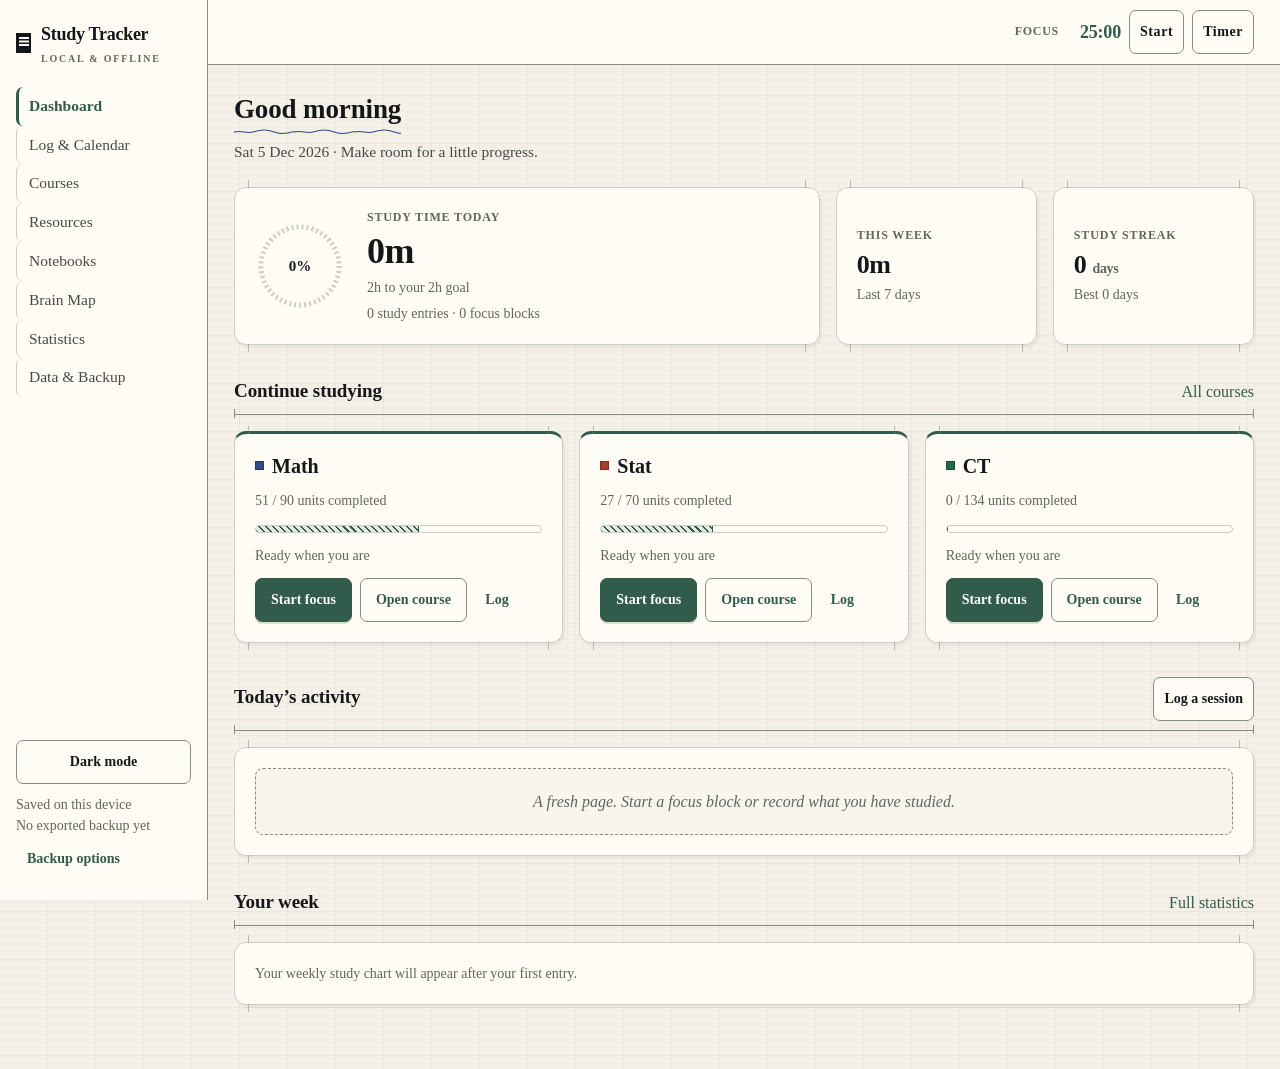
<file: index.html>
<!doctype html>
<html lang="en" data-theme="light">
<head>
<meta charset="utf-8">
<meta name="viewport" content="width=device-width, initial-scale=1, viewport-fit=cover">
<title>Study Tracker</title>
<meta name="description" content="Local-first study tracker: log sessions, track courses, resources and notebooks, and build a map of the topics you have studied.">
<link rel="icon" href="data:image/svg+xml,%3Csvg xmlns='http://www.w3.org/2000/svg' viewBox='0 0 32 32'%3E%3Crect width='32' height='32' fill='%23F1F2EE'/%3E%3Crect x='9' y='5' width='14' height='22' rx='2' fill='%2314171A'/%3E%3Cg fill='%23F1F2EE'%3E%3Crect x='12' y='9' width='8' height='1.6'/%3E%3Crect x='12' y='13' width='8' height='1.6'/%3E%3Crect x='12' y='17' width='8' height='1.6'/%3E%3C/g%3E%3C/svg%3E">
<meta name="color-scheme" content="light dark">
<meta name="theme-color" id="theme-color-meta" content="#F1F2EE">
<meta name="apple-mobile-web-app-capable" content="yes">
<meta name="mobile-web-app-capable" content="yes">
<meta name="apple-mobile-web-app-status-bar-style" content="default">
<meta name="apple-mobile-web-app-title" content="Study Tracker">
<link rel="apple-touch-icon" href="icons/icon-180.png">
<link rel="manifest" href="manifest.webmanifest">
<style>
/* built from src/app.css */
/* ===== Study Tracker — styles =================================================
   A drawing board, not a dashboard: graph-paper ground, drafted frames with
   corner ticks, dimension rules under every section head, hatched fills instead
   of flat colour, and hand-drawn wobble on the charts and the map.

   Typography stays the ekitabein book serif. Light theme = whiteprint on paper;
   dark theme = classic cyanotype blueprint. Old token names (--panel, --acc,
   --txt…) are kept as aliases so inline styles in the JS keep working.
   ========================================================================== */

:root {
  --paper: #F4F0E7;
  --surface: #FFFCF5;
  --surface-2: #E8E4D8;
  --raise: #F8F5ED;
  --ink: #14171A;
  --ink-2: #454A47;
  --ink-3: #5E665D;
  --rule: #C9CDC4;
  --rule-2: #858C80;
  --accent: #315B4B;
  --accent-h: #244638;
  --accent-soft: #E3EBE2;
  --on-accent: #FFFFFF;
  --sale: #A2402C;
  --sale-soft: #F5E3DE;
  --ok: #1F6B4A;
  --ok-soft: #DCEBE3;
  --warn: #7A6015;
  --warn-soft: #F0EAD2;
  --grid: rgba(85, 75, 45, .018);
  --grid-major: rgba(85, 75, 45, .04);
  --shadow-1: none;
  --shadow-2: 3px 3px 0 rgba(20, 23, 26, .07);
  --serif: "Iowan Old Style", "Palatino Linotype", Palatino, "Book Antiqua", "Hoefler Text", Georgia, "Times New Roman", serif;
  --r: 12px;
  --r-s: 7px;
  --squiggle: url("data:image/svg+xml,%3Csvg xmlns='http://www.w3.org/2000/svg' width='60' height='6'%3E%3Cpath d='M0 4.2 c 7 -2.4 13 2 20 -.4 s 13 -2.6 20 .2 s 13 1.6 20 -.6' fill='none' stroke='%232F4A85' stroke-width='1.1'/%3E%3C/svg%3E");
  color-scheme: light;

  /* aliases used by inline styles */
  --bg: var(--paper);
  --bg2: var(--surface);
  --panel: var(--surface);
  --panel-2: var(--surface-2);
  --line: var(--rule);
  --line-soft: var(--rule);
  --txt: var(--ink);
  --txt-dim: var(--ink-2);
  --txt-faint: var(--ink-3);
  --acc: var(--accent);
  --acc2: var(--accent-h);
  --bad: var(--sale);
  --shadow: var(--shadow-1);
}

:root[data-theme="dark"] {
  --paper: #070F22;
  --surface: #0B1730;
  --surface-2: #142442;
  --raise: #0F1D3A;
  --ink: #E6EEFF;
  --ink-2: #AEC0E0;
  --ink-3: #7C90B4;
  --rule: #1F3159;
  --rule-2: #527290;
  --accent: #9CD4E6;
  --accent-h: #C0D6FF;
  --accent-soft: #16264A;
  --on-accent: #060D1C;
  --sale: #FF9E8A;
  --sale-soft: #3A1F1C;
  --ok: #7FD3AC;
  --ok-soft: #143126;
  --warn: #E8C979;
  --warn-soft: #33301A;
  --grid: rgba(190, 214, 255, .018);
  --grid-major: rgba(190, 214, 255, .04);
  --shadow-1: none;
  --shadow-2: 3px 3px 0 rgba(0, 0, 0, .28);
  --squiggle: url("data:image/svg+xml,%3Csvg xmlns='http://www.w3.org/2000/svg' width='60' height='6'%3E%3Cpath d='M0 4.2 c 7 -2.4 13 2 20 -.4 s 13 -2.6 20 .2 s 13 1.6 20 -.6' fill='none' stroke='%239CC0FF' stroke-width='1.1'/%3E%3C/svg%3E");
  color-scheme: dark;
}

/* ---------- graph paper ---------- */
* { box-sizing: border-box; }
html, body { height: 100%; }
body {
  margin: 0;
  color: var(--ink);
  font-family: var(--serif);
  font-size: 16px;
  line-height: 1.6;
  -webkit-font-smoothing: antialiased;
  text-rendering: optimizeLegibility;
  -webkit-text-size-adjust: 100%;
  text-size-adjust: 100%;
  -webkit-tap-highlight-color: transparent;
  overscroll-behavior-y: none;
  overflow-x: clip;
  background-color: var(--paper);
  background-image:
    linear-gradient(var(--grid) 1px, transparent 1px),
    linear-gradient(90deg, var(--grid) 1px, transparent 1px),
    linear-gradient(var(--grid-major) 1px, transparent 1px),
    linear-gradient(90deg, var(--grid-major) 1px, transparent 1px);
  background-size: 8px 8px, 8px 8px, 48px 48px, 48px 48px;
  background-position: -1px -1px;
}

h1, h2, h3, h4 { font-family: var(--serif); font-weight: 600; margin: 0; line-height: 1.2; letter-spacing: -.005em; }
h1 {
  font-size: 27px;
  padding-bottom: 9px;
  background-image: var(--squiggle);
  background-repeat: repeat-x;
  background-position: left bottom;
  display: inline-block;
}
h2 { font-size: 19px; }
h3 { font-size: 11px; letter-spacing: .2em; text-transform: uppercase; color: var(--ink-3); font-weight: 600; margin: 0 0 10px; }
p { margin: 0; }
p.sub { color: var(--ink-3); margin: 6px 0 22px; font-size: 15.5px; }
a { color: var(--accent); text-decoration: none; }
a:hover { text-decoration: underline; text-underline-offset: 3px; }
b, strong { font-weight: 600; }
button, input, select, textarea { font-family: var(--serif); font-size: 15.5px; color: var(--ink); }
:focus-visible { outline: 2px solid var(--accent); outline-offset: 2px; }
code { font-family: ui-monospace, "SF Mono", Menlo, monospace; font-size: .92em; }
.hidden { display: none !important; }
.tnum, .num, td.num, .kpi .v { font-variant-numeric: tabular-nums; }
#topstats .only-narrow { display: none; }   /* shown again in the narrow block */

/* ---------- shell ---------- */
#app { display: flex; min-height: 100vh; min-height: 100dvh; }

#sidebar {
  width: 208px; flex: 0 0 208px;
  border-right: 1px solid var(--rule-2);
  background: var(--surface);
  padding: 20px 16px;
  display: flex; flex-direction: column; gap: 20px;
  position: sticky; top: 0; height: 100vh;
}
.brand { display: flex; align-items: center; gap: 10px; font-size: 18px; font-weight: 600; letter-spacing: -.015em; white-space: nowrap; }
.brand .mk { width: 15px; height: 20px; flex: none; background: var(--ink); position: relative; }
.brand .mk::after {
  content: ""; position: absolute; left: 2.5px; top: 4px; right: 2.5px; height: 1.5px;
  background: var(--surface); box-shadow: 0 3.5px 0 var(--surface), 0 7px 0 var(--surface);
}
.brand small {
  display: block; font-size: 10px; letter-spacing: .18em; text-transform: uppercase;
  color: var(--ink-3); font-weight: 600; margin-top: 2px;
}
#nav { display: flex; flex-direction: column; }
#nav a {
  display: block; padding: 7px 0 7px 12px;
  color: var(--ink-2); font-size: 15.5px;
  border-left: 1px solid var(--rule);
}
#nav a:hover { color: var(--ink); text-decoration: none; background: var(--raise); }
#nav a.on { color: var(--accent); border-left: 3px solid var(--accent); font-weight: 600; padding-left: 10px; }
.side-foot { margin-top: auto; display: flex; flex-direction: column; gap: 10px; color: var(--ink-3); font-size: 12.5px; line-height: 1.5; }

#main { flex: 1 1 auto; min-width: 0; display: flex; flex-direction: column; }
#topbar {
  display: flex; align-items: center; gap: 12px;
  padding: 10px 26px; min-height: 52px;
  background: var(--surface); border-bottom: 1px solid var(--rule-2);
  position: sticky; top: 0; z-index: 30;
}
#topstats { display: flex; gap: 8px; flex-wrap: wrap; align-items: center; }
#view { padding: 28px 26px 64px; max-width: 1160px; width: 100%; }

/* ---------- drafted frames ---------- */
.card {
  position: relative;
  background: var(--surface);
  border: 1px solid var(--rule-2);
  border-radius: var(--r);
  padding: 20px;
}
/* corner ticks, the way a drawing is registered on the sheet */
.card::before, .card::after {
  content: ""; position: absolute; left: -1px; right: -1px; height: 8px; pointer-events: none;
  background-image:
    linear-gradient(var(--rule-2), var(--rule-2)),
    linear-gradient(var(--rule-2), var(--rule-2));
  background-repeat: no-repeat;
  background-size: 1px 8px, 1px 8px;
}
.card::before { top: -8px; background-position: 7px 0, calc(100% - 7px) 0; }
.card::after { bottom: -8px; background-position: 7px 0, calc(100% - 7px) 0; }

.grid { display: grid; gap: 16px; }
.g2 { grid-template-columns: repeat(auto-fit, minmax(300px, 1fr)); }
.g3 { grid-template-columns: repeat(auto-fit, minmax(232px, 1fr)); }
.g4 { grid-template-columns: repeat(auto-fit, minmax(168px, 1fr)); }
.split { display: grid; gap: 16px; align-items: start; }
.split.log { grid-template-columns: minmax(0, 1.3fr) minmax(255px, 1fr); }
.split.charts { grid-template-columns: minmax(250px, .8fr) minmax(280px, 1.2fr); }
.split.cal { grid-template-columns: minmax(0, 1.6fr) minmax(255px, 1fr); }
.row { display: flex; gap: 12px; align-items: center; flex-wrap: wrap; }
.row.tight { gap: 8px; }
.spacer { flex: 1 1 auto; }

/* section head = a dimension line with end ticks */
.sechead {
  position: relative;
  display: flex; align-items: baseline; gap: 12px; flex-wrap: wrap;
  margin: 34px 0 16px; padding-bottom: 9px;
  border-bottom: 1px solid var(--rule-2);
}
.sechead::before, .sechead::after {
  content: ""; position: absolute; bottom: -4px; width: 1px; height: 9px; background: var(--rule-2);
}
.sechead::before { left: 0; }
.sechead::after { right: 0; }
.sechead h2 { margin: 0; }
.mini { font-size: 13px; color: var(--ink-3); line-height: 1.5; }
.hint { font-size: 12.5px; color: var(--ink-3); margin-top: 6px; line-height: 1.5; }

.cardhead { display: flex; align-items: center; gap: 8px; flex-wrap: nowrap; min-width: 0; }
.cardhead .ttl { flex: 1 1 auto; min-width: 0; overflow: hidden; text-overflow: ellipsis; white-space: nowrap; }

.btn {
  display: inline-flex; align-items: center; justify-content: center; gap: 8px;
  background: var(--surface); border: 1px solid var(--rule-2); border-radius: var(--r-s);
  padding: 8px 15px; font-size: 15px; font-weight: 600; cursor: pointer;
  white-space: nowrap; transition: box-shadow .12s, border-color .12s, background .12s;
}
.btn:hover { border-color: var(--ink); box-shadow: 2px 2px 0 var(--rule); }
.btn.primary { background: var(--accent); border-color: var(--accent); color: var(--on-accent); }
.btn.primary:hover { background: var(--accent-h); border-color: var(--ink); }
.btn.ghost { background: none; border-color: transparent; color: var(--accent); padding: 6px 9px; box-shadow: none; }
.btn.ghost:hover { border-color: var(--rule-2); box-shadow: none; }
.btn.sm { padding: 5px 10px; font-size: 13.5px; }
.btn.icon { padding: 4px 8px; font-size: 12.5px; letter-spacing: .04em; }
.btn.danger { color: var(--sale); }
.btn.danger:hover { border-color: var(--sale); }
.btn:disabled { opacity: .45; cursor: not-allowed; box-shadow: none; }

/* value pill: a boxed reading, like a callout on a drawing */
.pill {
  display: inline-flex; align-items: center; gap: 6px;
  background: var(--surface); border: 1px solid var(--rule);
  padding: 3px 8px; font-size: 13px; color: var(--ink-2);
  white-space: nowrap; font-variant-numeric: tabular-nums;
}
.pill b { color: var(--ink); font-weight: 600; }
.pill.ok { border-color: var(--ok); color: var(--ok); background: var(--ok-soft); }
.pill.ok b { color: var(--ok); }
.pill.warn { border-color: var(--warn); color: var(--warn); background: var(--warn-soft); }
.pill.warn b { color: var(--warn); }
.pill.bad { border-color: var(--sale); color: var(--sale); background: var(--sale-soft); }
.pill.bad b { color: var(--sale); }

/* tag: outlined small-caps annotation */
.tag {
  display: inline-flex; align-items: center; gap: 5px;
  font-size: 10px; letter-spacing: .13em; text-transform: uppercase; font-weight: 600;
  padding: 3px 7px; border: 1px solid var(--rule); color: var(--ink-2);
  background: transparent; white-space: nowrap;
}

label.f {
  display: block; font-size: 10px; letter-spacing: .16em; text-transform: uppercase;
  color: var(--ink-3); font-weight: 600; margin: 0 0 6px;
}
label.f .plain { letter-spacing: 0; text-transform: none; font-weight: 400; font-size: 12.5px; }
input[type=text], input[type=url], input[type=date], input[type=number], input[type=time], select, textarea {
  width: 100%; background: var(--surface); color: var(--ink);
  border: 1px solid var(--rule-2); border-radius: var(--r-s);
  padding: 8px 11px; line-height: 1.4; font-size: 15.5px;
}
textarea { resize: vertical; min-height: 70px; }
input:focus, select:focus, textarea:focus { outline: 1px solid var(--accent); outline-offset: -2px; border-color: var(--accent); }
input[type=number] { font-variant-numeric: tabular-nums; }
input[type=file] { font-size: 14px; border: 1px dashed var(--rule-2); padding: 7px; }
.field { margin-bottom: 14px; }
/* filter controls: fixed width on a desk, full width on a phone */
.filter { max-width: 220px; }
.filter.narrow { max-width: 120px; }

/* number stepper */
.stepper { display: flex; align-items: stretch; gap: 0; }
.stepper input { text-align: center; font-size: 21px; font-weight: 600; padding: 4px; min-width: 70px; border-left: 0; border-right: 0; }
.stepper button {
  width: 38px; border: 1px solid var(--rule-2); background: var(--raise);
  cursor: pointer; font-size: 17px; line-height: 1; color: var(--ink-2);
}
.stepper button:hover { border-color: var(--ink); color: var(--ink); }

.chips { display: flex; gap: 6px; flex-wrap: wrap; }
.chip {
  font-size: 13px; color: var(--ink-2); background: var(--surface);
  border: 1px solid var(--rule); border-radius: var(--r-s); padding: 3px 9px; cursor: pointer;
}
.chip:hover { color: var(--ink); border-color: var(--ink-3); }
.chip.on {
  color: var(--accent); border-color: var(--accent); font-weight: 600;
  background-image: repeating-linear-gradient(45deg, var(--accent-soft) 0 3px, transparent 3px 6px);
}
.chip .x { color: var(--ink-3); margin-left: 4px; }

table { width: 100%; border-collapse: collapse; font-size: 15px; }
th, td { text-align: left; padding: 9px 12px; border-bottom: 1px solid var(--rule); }
th {
  font-size: 10px; letter-spacing: .14em; text-transform: uppercase;
  color: var(--ink-3); font-weight: 600; background: var(--raise);
  border-bottom: 1px solid var(--rule-2);
}
td.num, th.num { text-align: right; }
tr:last-child td { border-bottom: none; }
.scroll-x { overflow-x: auto; }

/* progress = a hatched bar in a drawn channel */
.bar { height: 8px; background: var(--surface); border: 1px solid var(--rule); overflow: hidden; }
.bar > i {
  display: block; height: 100%;
  background-color: var(--accent-soft);
  background-image: repeating-linear-gradient(45deg, var(--accent) 0 1.5px, transparent 1.5px 5px);
  border-right: 1px solid var(--accent);
}

.kpi { display: flex; flex-direction: column; gap: 4px; }
.kpi .k { font-size: 10px; letter-spacing: .18em; text-transform: uppercase; color: var(--ink-3); font-weight: 600; white-space: nowrap; }
.kpi .v { font-size: 26px; font-weight: 600; letter-spacing: -.015em; line-height: 1.15; white-space: nowrap; }
.kpi .n { font-size: 12.5px; color: var(--ink-3); }

.empty {
  color: var(--ink-3); text-align: center; padding: 32px 18px;
  border: 1px dashed var(--rule-2); background: var(--raise);
  font-style: italic;
}
.empty .btn { font-style: normal; }

/* ---------- charts ---------- */
.chart { width: 100%; height: auto; display: block; font-family: inherit; }
.legend { display: flex; flex-direction: column; gap: 5px; margin-top: 8px; }
.legend .lrow { display: flex; align-items: center; gap: 8px; font-size: 13px; }
.legend .sw { width: 10px; height: 10px; flex: none; border: 1px solid rgba(0, 0, 0, .3); }
.legend .lname { flex: 1 1 auto; min-width: 0; overflow: hidden; text-overflow: ellipsis; white-space: nowrap; color: var(--ink-2); }
.legend .lval { font-variant-numeric: tabular-nums; color: var(--ink); font-weight: 600; }
.legend .lpct { font-variant-numeric: tabular-nums; color: var(--ink-3); min-width: 36px; text-align: right; }

/* ---------- course cards ---------- */
.course-card { display: flex; flex-direction: column; gap: 11px; }
.course-card .dot { width: 9px; height: 9px; flex: 0 0 auto; border: 1px solid rgba(0, 0, 0, .25); }
.course-card .ttl { font-weight: 600; font-size: 17.5px; }
.course-card.done { background: var(--raise); }
.course-card.dropped { opacity: .6; }
.linkline { display: flex; flex-wrap: wrap; gap: 12px; padding-top: 2px; }
.linkline a { font-size: 13.5px; color: var(--accent); text-decoration: underline; text-underline-offset: 3px; text-decoration-thickness: .5px; }

/* ---------- calendar ---------- */
.cal { display: grid; grid-template-columns: repeat(7, 1fr); gap: 0; border: 1px solid var(--rule-2); }
.cal .dow {
  font-size: 9.5px; letter-spacing: .14em; text-transform: uppercase;
  color: var(--ink-3); text-align: center; font-weight: 600; padding: 5px 0;
  border-bottom: 1px solid var(--rule-2); background: var(--raise);
}
.cal .day {
  aspect-ratio: 1 / 1; min-height: 54px; padding: 5px 6px;
  border-right: 1px solid var(--rule); border-bottom: 1px solid var(--rule);
  background-color: var(--surface); cursor: pointer;
  display: flex; flex-direction: column; justify-content: space-between;
}
.cal .day:hover { outline: 1px solid var(--ink-3); outline-offset: -1px; }
.cal .day.pad { background-color: var(--raise); cursor: default; }
.cal .day.today { outline: 2px solid var(--accent); outline-offset: -2px; }
.cal .day.sel { outline: 2px solid var(--ink); outline-offset: -2px; }
.cal .day .d { font-size: 11.5px; color: var(--ink-3); font-variant-numeric: tabular-nums; }
.cal .day .m { font-size: 12px; font-weight: 600; color: var(--ink); font-variant-numeric: tabular-nums; }
/* studied days are hatched, denser the longer you sat there */
.cal .day[data-l="1"] { background-image: repeating-linear-gradient(45deg, var(--accent-soft) 0 2px, transparent 2px 9px); }
.cal .day[data-l="2"] { background-image: repeating-linear-gradient(45deg, var(--accent-soft) 0 3px, transparent 3px 7px); }
.cal .day[data-l="3"] { background-image: repeating-linear-gradient(45deg, color-mix(in srgb, var(--accent) 38%, var(--surface)) 0 3px, transparent 3px 6px); }
.cal .day[data-l="4"] { background-image: repeating-linear-gradient(45deg, color-mix(in srgb, var(--accent) 55%, var(--surface)) 0 4px, transparent 4px 6px); }

.heat { display: flex; gap: 2px; overflow-x: auto; padding-bottom: 6px; }
.heat .wk { display: flex; flex-direction: column; gap: 2px; }
.heat .c { width: 11px; height: 11px; background: var(--surface); border: 1px solid var(--rule); }
.heat .c[data-l="1"] { background: color-mix(in srgb, var(--accent) 22%, var(--surface)); }
.heat .c[data-l="2"] { background: color-mix(in srgb, var(--accent) 45%, var(--surface)); }
.heat .c[data-l="3"] { background: color-mix(in srgb, var(--accent) 70%, var(--surface)); }
.heat .c[data-l="4"] { background: var(--accent); border-color: var(--accent); }

.sess-row { display: flex; align-items: flex-start; gap: 10px; padding: 9px 0; border-bottom: 1px dashed var(--rule); }
.sess-row:last-child { border-bottom: none; }
.sess-row .dot { width: 9px; height: 9px; flex: none; margin-top: 6px; border: 1px solid rgba(0, 0, 0, .25); }

/* ---------- brain map ---------- */
#map-wrap { position: relative; border: 1px solid var(--rule-2); overflow: hidden; background: var(--surface); }
#map { display: block; width: 100%; height: 640px; cursor: grab; touch-action: none; }
#map.drag { cursor: grabbing; }
#map-tip {
  position: absolute; pointer-events: none; z-index: 5; max-width: 260px;
  background: var(--surface); border: 1px solid var(--ink-3);
  padding: 8px 10px; font-size: 13px; box-shadow: var(--shadow-2);
}
#map-ctl { position: absolute; right: 10px; top: 10px; z-index: 4; display: flex; gap: 6px; flex-wrap: wrap; justify-content: flex-end; }
#map-ctl .btn { background: var(--surface); }

/* ---------- pomodoro ---------- */
#pomo-mini { display: flex; align-items: center; gap: 10px; margin-left: auto; }
#pomo-mini .lbl { font-size: 10px; letter-spacing: .16em; text-transform: uppercase; color: var(--ink-3); font-weight: 600; }
#pomo-mini .t { font-size: 18px; font-weight: 600; font-variant-numeric: tabular-nums; min-width: 60px; text-align: right; letter-spacing: -.01em; }
#pomo-mini.focus .t { color: var(--accent); }
#pomo-mini.break .t { color: var(--ok); }

#pomo-panel {
  position: fixed; right: 22px; bottom: 22px; z-index: 60; width: 300px;
  background: var(--surface); border: 1px solid var(--ink-3);
  padding: 18px; box-shadow: var(--shadow-2);
  max-height: 76vh; overflow: auto;
}
#pomo-panel .head { font-size: 10px; letter-spacing: .2em; text-transform: uppercase; color: var(--ink-3); font-weight: 600; }
#pomo-panel .clock { font-size: 42px; font-weight: 600; text-align: center; letter-spacing: -.02em; font-variant-numeric: tabular-nums; line-height: 1.1; }
#pomo-panel .phase { text-align: center; font-size: 10px; letter-spacing: .2em; text-transform: uppercase; color: var(--ink-3); font-weight: 600; }
#pomo-panel details summary { font-size: 13px; color: var(--ink-3); cursor: pointer; }
#pomo-panel label.chk { display: block; font-size: 13.5px; color: var(--ink-2); margin-bottom: 5px; }
.ring { display: block; margin: 0 auto; }

/* ---------- modal / toast ---------- */
#modal-root { position: fixed; inset: 0; z-index: 100; display: none; }
#modal-root.on { display: block; }
.scrim { position: absolute; inset: 0; background: color-mix(in srgb, var(--paper) 58%, transparent); backdrop-filter: blur(2px); }
.modal {
  position: relative; margin: 6vh auto; width: min(620px, 94vw);
  max-height: 88vh; overflow: auto;
  background: var(--surface); border: 1px solid var(--ink-3);
  padding: 24px 26px; box-shadow: var(--shadow-2);
}
.modal.wide { width: min(880px, 96vw); }
.modal h2 { margin-bottom: 6px; }
.modal .modal-foot { display: flex; gap: 10px; justify-content: flex-end; flex-wrap: wrap; margin-top: 22px; padding-top: 16px; border-top: 1px solid var(--rule); }
.pick { flex-direction: column; align-items: flex-start; gap: 4px; padding: 14px; text-align: left; }
.pick b { font-size: 15.5px; }
.pick .mini { font-weight: 400; white-space: normal; }

#toasts { position: fixed; left: 50%; transform: translateX(-50%); bottom: 26px; z-index: 200; display: flex; flex-direction: column; gap: 8px; align-items: center; width: min(560px, 92vw); }
.toast {
  background: var(--ink); color: var(--paper);
  padding: 10px 15px; font-size: 14.5px; width: 100%;
  display: flex; align-items: center; gap: 12px; justify-content: space-between;
  animation: rise .16s ease-out;
}
.toast .btn { background: none; border-color: rgba(255, 255, 255, .45); color: var(--paper); }
.toast .btn:hover { border-color: var(--paper); box-shadow: none; }
@keyframes rise { from { opacity: 0; transform: translateY(6px); } }

/* ---------- narrow screens ---------- */
/* ---------- mobile app shell (hidden on desktop, shown in the phone media query) ---------- */
#topbrand { display: none; align-items: center; gap: 9px; min-width: 0; flex: 1 1 auto; }
#topbrand .mk { width: 13px; height: 17px; flex: none; background: var(--ink); position: relative; }
#topbrand .mk::after {
  content: ""; position: absolute; left: 2px; top: 3.5px; right: 2px; height: 1.3px;
  background: var(--surface); box-shadow: 0 3px 0 var(--surface), 0 6px 0 var(--surface);
}
#topbrand .pg { font-weight: 600; font-size: 17px; letter-spacing: -.01em; white-space: nowrap; overflow: hidden; text-overflow: ellipsis; }

#tabbar { display: none; }
.sheet-x { display: none; }

/* "More" bottom-sheet list */
.sheet-list { display: flex; flex-direction: column; margin: 4px 0 2px; }
.sheet-row {
  display: flex; align-items: center; gap: 12px; width: 100%; text-align: left;
  padding: 15px 8px; border: 0; border-bottom: 1px solid var(--rule); background: none;
  font-family: var(--serif); font-size: 16px; color: var(--ink); cursor: pointer; text-decoration: none;
}
.sheet-row:last-child { border-bottom: 0; }
.sheet-row:hover { text-decoration: none; }
.sheet-row.on { color: var(--accent); font-weight: 600; }
.sheet-row .sq { width: 8px; height: 8px; flex: none; background: var(--rule-2); }
.sheet-row.on .sq { background: var(--accent); }
.sheet-row .meta { margin-left: auto; font-size: 11px; letter-spacing: .14em; text-transform: uppercase; color: var(--ink-3); }

@media (max-width: 900px) {
  #app { flex-direction: column; min-height: 100dvh; }
  #sidebar { display: none; }                      /* navigation moves to the bottom tab bar */
  #topbrand { display: flex; }
  #topstats { display: none; }                     /* logging lives on the bottom bar now */
  #topbar {
    padding: 8px 14px; padding-top: max(8px, env(safe-area-inset-top));
    min-height: 48px; gap: 10px;
  }
  #view { padding: 16px 14px; padding-bottom: calc(60px + env(safe-area-inset-bottom) + 24px); }

  /* bottom tab bar — primary navigation within thumb reach */
  #tabbar {
    display: grid; grid-template-columns: repeat(5, 1fr);
    position: fixed; left: 0; right: 0; bottom: 0; z-index: 50;
    background: var(--surface); border-top: 1px solid var(--rule-2);
    padding-bottom: env(safe-area-inset-bottom);
  }
  #tabbar .tab {
    position: relative; appearance: none; -webkit-appearance: none; background: none; border: 0;
    display: flex; flex-direction: column; align-items: center; justify-content: center; gap: 2px;
    min-height: 58px; padding: 8px 2px 7px; cursor: pointer; text-decoration: none;
    font-family: var(--serif); font-size: 10.5px; letter-spacing: .09em; text-transform: uppercase;
    font-weight: 600; color: var(--ink-3);
  }
  #tabbar .tab:hover { text-decoration: none; }
  #tabbar .tab::before {
    content: ""; position: absolute; top: 0; left: 50%; transform: translateX(-50%);
    width: 22px; height: 2px; background: transparent;
  }
  #tabbar .tab.on { color: var(--accent); }
  #tabbar .tab.on::before { background: var(--accent); }
  #tabbar .tab.log { justify-content: flex-start; }
  #tabbar .tab.log::before { display: none; }
  #tabbar .tab.log .disc {
    display: flex; align-items: center; justify-content: center;
    width: 48px; height: 48px; margin-top: -16px; background: var(--accent);
    border: 2px solid var(--surface); color: var(--on-accent);
    font-size: 11px; letter-spacing: .06em; text-transform: uppercase; font-weight: 600;
    box-shadow: 0 2px 10px rgba(20, 23, 26, .22);
  }
  #tabbar .tab.log:active .disc { background: var(--accent-h); }

  /* touch-size form controls; 16px stops iOS from zooming the page on focus */
  input[type=text], input[type=url], input[type=date], input[type=number],
  input[type=time], select, textarea { font-size: 16px; padding: 10px 11px; }
  .btn { padding: 9px 14px; }
  .sess-row .btn.sm, .linkline a { min-height: 32px; }

  h1 { font-size: 22px; }
  h2 { font-size: 17px; }
  p.sub { font-size: 14.5px; margin-bottom: 16px; }
  .card { padding: 15px; }
  .card::before, .card::after { display: none; }
  .grid { gap: 12px; }
  .g2, .g3 { grid-template-columns: minmax(0, 1fr); }
  .split.log, .split.charts, .split.cal { grid-template-columns: minmax(0, 1fr); }
  .g4 { grid-template-columns: repeat(2, minmax(0, 1fr)); }
  .sechead { margin: 26px 0 12px; }
  .kpi .v { font-size: 22px; }
  table { font-size: 13.5px; }
  th, td { padding: 7px 9px; }
  .cal .day { min-height: 46px; padding: 3px 4px; aspect-ratio: auto; }
  .cal .day .d { font-size: 10.5px; }
  .cal .day .m { font-size: 10px; }
  .cal .day .row { display: none; }
  .filter, .filter.narrow { max-width: none; width: 100%; }
  #map { height: 460px; }
  /* on a phone the controls sit under the drawing instead of on top of it */
  #map-ctl {
    position: static; justify-content: flex-start; gap: 5px;
    padding: 8px; border-top: 1px solid var(--rule); background: var(--raise);
  }
  #map-ctl .btn { font-size: 11.5px; padding: 4px 7px; }
  #pomo-panel { right: 10px; left: 10px; width: auto; bottom: calc(60px + env(safe-area-inset-bottom) + 12px); }
  .modal { margin: 3vh auto; padding: 18px 16px; width: 96vw; }
  .stepper input { font-size: 19px; min-width: 56px; }
  .stepper button { width: 44px; }
  #toasts { bottom: calc(60px + env(safe-area-inset-bottom) + 14px); }
}

@media (max-width: 620px) {
  /* dialogs slide up from the bottom, like a native sheet */
  .modal {
    position: fixed; left: 0; right: 0; bottom: 0; margin: 0; width: 100%;
    max-height: 92dvh; border-left: 0; border-right: 0; border-bottom: 0;
    padding: 18px 16px calc(18px + env(safe-area-inset-bottom));
    animation: sheetup .18s ease-out;
  }
  @keyframes sheetup { from { transform: translateY(100%); } to { transform: none; } }
  .modal .sheet-x {
    display: block; position: sticky; top: 0; z-index: 3;
    margin: -6px -6px 8px auto; width: max-content;
    padding: 7px 12px; border: 1px solid var(--rule-2); background: var(--surface);
    font-family: var(--serif); font-size: 12px; letter-spacing: .12em; text-transform: uppercase;
    font-weight: 600; color: var(--ink-2); cursor: pointer;
  }
  .brand > div { display: none; }           /* the mark alone is enough on a phone */
  #topstats .pill, #pomo-mini .lbl { display: none; }   /* one clean line: log + timer */
  #topbar { gap: 8px; padding: 7px 11px; padding-top: max(7px, env(safe-area-inset-top)); }
  .g4 { grid-template-columns: repeat(2, minmax(0, 1fr)); }
  .g4 > .span2 { grid-column: 1 / -1; }
  .kpi .k { font-size: 9.5px; letter-spacing: .14em; }
  .kpi .v { font-size: 20px; }
  .kpi .n { font-size: 11.5px; }
  .card { padding: 13px; }
  .linkline { gap: 10px; }
  .legend .lrow { font-size: 12.5px; }
  #map { height: 420px; }
  #view { padding: 14px 12px; padding-bottom: calc(60px + env(safe-area-inset-bottom) + 24px); }
  .sess-row { font-size: 14px; }
  .chips { gap: 5px; }
  .chip { font-size: 12.5px; padding: 4px 8px; }
  .btn { padding: 8px 13px; }
  .btn.sm { padding: 6px 10px; }
}

@media print {
  body { background: #fff; }
  #sidebar, #topbar, #pomo-panel, #pomo-mini, #map-ctl { display: none !important; }
  .card { break-inside: avoid; }
}

/* ---------- readable work surfaces and consistent interaction ---------- */
[hidden] { display: none !important; }
.dialog-open, .dialog-open body { overflow: hidden; }
button, a, input, select, textarea, summary { touch-action: manipulation; }
button, summary, a { -webkit-tap-highlight-color: color-mix(in srgb, var(--accent) 16%, transparent); }
input[type=search] { width: 100%; background: var(--surface); color: var(--ink); border: 1px solid var(--rule-2); padding: 10px 12px; font: inherit; border-radius: var(--r-s); }
input, select, textarea { scroll-margin-block: 90px; }
.btn, .btn.sm, .btn.icon, .chip { min-height: 44px; min-width: 44px; font-size: 14px; }
.btn.primary { box-shadow: 0 2px 0 color-mix(in srgb, var(--ink) 14%, transparent); }
:root[data-theme=dark] .btn.primary { box-shadow: 0 0 14px color-mix(in srgb, var(--accent) 12%, transparent); }
.chip { padding: 8px 12px; }
.stepper button { flex: 0 0 48px; width: 48px; min-height: 48px; }
.stepper input { flex: 1 1 0; width: 0; min-width: 0; min-height: 48px; font-size: 21px; }
label.f { font-size: 13px; letter-spacing: .025em; text-transform: none; color: var(--ink-2); }
.hint, .mini { font-size: 14px; }
h3, .kpi .k { font-size: 12px; letter-spacing: .07em; }
.kpi .n { font-size: 14px; white-space: normal; }
.tag { font-size: 11px; letter-spacing: .05em; }
p.sub { color: var(--ink-2); }
.card { border-color: var(--rule); box-shadow: 2px 3px 0 color-mix(in srgb, var(--ink) 4%, transparent); }
.card::before, .card::after { opacity: .55; }
.linkline a { display: inline-flex; align-items: center; min-height: 44px; font-size: 14px; }
.disclosure { border-top: 1px solid var(--rule); padding: 0; }
.disclosure > summary { display: flex; align-items: center; justify-content: space-between; gap: 12px; min-height: 48px; cursor: pointer; font-size: 15px; color: var(--accent); font-weight: 600; list-style: none; }
.disclosure > summary::-webkit-details-marker { display: none; }
.disclosure > summary .mini { font-weight: 400; text-align: right; }
.disclosure[open] > summary { margin-bottom: 10px; }
.disclosure > .field:last-child { margin-bottom: 16px; }
.disclosure[open] > .chips { margin-bottom: 14px; }
.topic-options { margin: 10px 0 16px; }
.log-numbers { grid-template-columns: repeat(2, minmax(0, 1fr)); gap: 20px; }
.presets { margin-top: 8px; }
.log-footer { flex-direction: column; align-items: stretch; }
.log-footer .mini { text-align: center; }
.log-footer .btn { width: 100%; min-height: 48px; }
.log-form .field { margin-bottom: 18px; }
#modal-root { top: var(--visual-top, 0px); bottom: auto; height: var(--visual-height, 100dvh); align-items: center; justify-content: center; }
#modal-root.on { display: flex; }
.modal, .modal.wide { display: flex; flex-direction: column; padding: 0; margin: 0; width: min(640px, 94vw); max-height: calc(var(--visual-height, 100dvh) - 48px); overflow: hidden; }
.modal.wide { width: min(880px, 96vw); }
.modal-head { display: flex; align-items: center; gap: 16px; justify-content: space-between; flex: none; padding: 16px 22px; border-bottom: 1px solid var(--rule); background: var(--raise); }
.modal-head h2 { margin: 0; font-size: 22px; }
.modal-head h2:focus { outline: none; }
.modal-head .btn { flex: none; }
.modal-body { padding: 22px; min-height: 0; overflow-y: auto; overscroll-behavior: contain; scrollbar-gutter: stable; }
.modal .modal-foot { flex: none; margin: 0; padding: 14px 22px; border-top: 1px solid var(--rule); background: var(--raise); }
.modal .modal-foot .spacer { min-width: 0; }
.modal-body .log-form > h2 { display: none; }
#toasts { pointer-events: none; }
.toast { pointer-events: auto; }
.home-overview { display: grid; grid-template-columns: minmax(0, 1.4fr) minmax(0, 1fr); gap: 16px; align-items: stretch; }
.home-goal { display: flex; align-items: center; gap: 22px; }
.home-goal .ring { margin: 0; flex: none; }
.home-goal .v { font-size: 36px; }
.home-readings { display: grid; grid-template-columns: 1fr 1fr; gap: 16px; }
.home-readings .kpi { justify-content: center; }
.continue-card { border-top: 3px solid var(--accent); gap: 12px; }
.continue-card .ttl { font-size: 20px; white-space: normal; }
.continue-actions { display: flex; flex-wrap: wrap; gap: 8px; }
.activity-list .empty { padding: 20px; }
.course-tools { display: grid; grid-template-columns: minmax(0, 1fr) minmax(170px, 220px); gap: 12px; margin: 18px 0 8px; }
.course-archive > summary { font-size: 19px; padding: 16px 0; }
.course-archive { margin-top: 26px; }
.course-card .ttl { white-space: normal; overflow-wrap: anywhere; }
.course-card .bar { margin-top: 2px; }
.course-card .details-content { padding-bottom: 12px; }
.course-card .management { display: flex; flex-wrap: wrap; gap: 8px; padding-bottom: 12px; }
.course-card .management .btn.danger { margin-left: auto; }
.course-card > .row.mini { gap: 6px; }
.receipt { display: flex; flex-wrap: wrap; align-items: center; gap: 10px; margin-top: 12px; }
.receipt > div { flex: 1 1 200px; }
.receipt-actions { display: flex; gap: 6px; }
.filter-panel { margin: 14px 0; }
.filter-panel > .row { margin-bottom: 6px; }
.filter-panel input[type=search] { flex: 1 1 220px; }
.filter-fields { display: flex; gap: 12px; flex-wrap: wrap; padding-bottom: 12px; }
.filter-fields > .field { flex: 1 1 150px; margin: 0; }
.map-tools { display: flex; flex-wrap: wrap; gap: 10px; margin-bottom: 14px; align-items: end; }
.map-tools .field { flex: 1 1 150px; margin: 0; }
.segmented { display: flex; gap: 0; }
.segmented .btn[aria-pressed=true] { background: var(--accent-soft); border-color: var(--accent); color: var(--accent); }
.map-list { display: grid; grid-template-columns: repeat(auto-fit,minmax(240px,1fr)); gap: 12px; }
.map-list .map-entry { display: flex; align-items: center; justify-content: space-between; gap: 12px; width: 100%; text-align: left; white-space: normal; padding: 14px; }
.map-entry .mini { display: block; font-weight: 400; margin-top: 4px; }
.map-entry .swatch { width: 8px; align-self: stretch; flex: none; background: var(--course-color); }
#map-ctl .btn { min-height: 44px; font-size: 14px; padding: 8px 10px; }
#map { touch-action: none; }
.cal .day { appearance: none; font: inherit; color: var(--ink); text-align: left; min-width: 0; border-top: 0; border-left: 0; border-radius: 0; }
.cal .day .d { font-size: 14px; color: var(--ink-2); }
.cal .day.today .d { font-weight: 700; color: var(--accent); text-decoration: underline; text-underline-offset: 3px; }
.cal .day.sel { outline: 2px solid var(--accent); background-color: var(--accent-soft) !important; }
.cal .day.today { outline: none; }
.cal .day.today.sel { outline: 2px solid var(--accent); }
.cal .day:focus-visible { position: relative; outline: 2px solid var(--ink); outline-offset: -3px; z-index: 1; }
.storage-summary { padding: 14px 0; border-top: 1px solid var(--rule); }
#pomo-panel { width: 340px; }
#pomo-panel .head, #pomo-panel .phase, #pomo-mini .lbl { font-size: 12px; letter-spacing: .06em; }
#pomo-mini { gap: 8px; }
#pomo-mini .t { min-width: 54px; }
#pomo-mini .btn { padding: 8px 10px; }
.timer-course { margin-bottom: 12px; text-align: center; color: var(--ink-2); }

@media (max-width: 900px) {
  #tabbar .tab { font-size: 12.5px; text-transform: none; letter-spacing: .01em; }
  #tabbar .tab.log .disc { font-size: 13px; text-transform: none; letter-spacing: 0; }
  #topbrand .pg { font-size: 16px; }
  #view { padding-top: 20px; }
  .home-overview { grid-template-columns: minmax(0, 1fr); gap: 12px; }
  .home-readings { gap: 12px; }
  .home-readings .card { padding: 12px 15px; }
  .home-goal { gap: 18px; }
  .kpi .k { font-size: 12px; letter-spacing: .04em; }
  .kpi .n { font-size: 13px; }
  .card { padding: 18px; }
  .mini, .hint, p.sub { font-size: 14px; }
  .btn, .btn.sm, .btn.icon, .chip { min-height: 44px; font-size: 14px; }
  .stepper button { flex-basis: 48px; width: 48px; }
  input[type=search] { font-size: 16px; }
  .cal .day { min-height: 50px; padding: 5px; }
  .cal .day .d { font-size: 14px; }
  #pomo-panel { width: auto; }
  #map-ctl { gap: 6px; }
  .map-tools .field { flex-basis: 140px; }
}
@media (max-width: 620px) {
  #modal-root { align-items: flex-end; }
  .modal, .modal.wide { position: relative; inset: auto; width: 100%; max-height: calc(var(--visual-height, 100dvh) - 12px); border-left: 0; border-right: 0; border-bottom: 0; }
  .modal-head { padding: 12px 16px; }
  .modal-head h2 { font-size: 20px; }
  .modal-body { padding: 16px; scrollbar-gutter: auto; }
  .modal .modal-foot { padding: 12px 16px max(12px, env(safe-area-inset-bottom)); }
  .modal-foot .btn.primary { flex: 1 1 auto; }
  .log-numbers { grid-template-columns: minmax(0, 1fr); gap: 0; }
  .presets { display: grid; grid-template-columns: repeat(3,1fr); }
  .home-goal .v { font-size: 32px; }
  .continue-actions .btn.primary { flex: 1 1 auto; }
  .course-tools { grid-template-columns: minmax(0, 1fr); }
  .course-card .details-content .tag { white-space: normal; }
  .card { padding: 16px; }
  .map-list { grid-template-columns: minmax(0, 1fr); }
  #map { height: 420px; }
  #map-ctl .btn { flex: 1 1 auto; }
  .map-tools .field { flex-basis: 100%; }
  #topbar { min-height: 60px; gap: 4px; }
  #pomo-mini { gap: 6px; }
  #pomo-mini .t { font-size: 17px; min-width: 48px; }
  #pomo-mini .btn { padding: 8px; min-width: 46px; }
  #pomo-mini .lbl { display: none; }
}
@media (prefers-reduced-motion: reduce) {
  *, *::before, *::after { animation-duration: .001ms !important; transition-duration: .001ms !important; scroll-behavior: auto !important; }
  .scrim { backdrop-filter: none; }
}
@media print {
  #tabbar, #toasts, #modal-root, .continue-actions, .course-tools { display: none !important; }
  .card { box-shadow: none; }
}

.calendar-nav { display: grid; grid-template-columns: auto minmax(0,1fr) auto; gap: 8px; align-items: center; }
.calendar-nav h2 { text-align: center; }
.calendar-summary { margin: 8px 0 12px; gap: 8px; }
.cal .day .row { display: flex; }
@media (max-width:620px) { .calendar-nav .btn { padding: 8px; font-size: 13px; } .cal .day .m { font-size: 10px; } .cal .day .row { display: none; } }

@media (pointer:coarse) { #map { touch-action: pan-y; } #map.drag { touch-action: none; } }

.map-tools { display: grid; grid-template-columns: auto minmax(0,1fr); gap: 12px; }
.map-tools .map-search-field { grid-column: 1 / -1; }
.map-entry > span:last-child { flex: 1; min-width: 0; }

.map-touch-control { display: none; }
@media (max-width:900px) { .map-touch-control { display: inline-flex; } #map { touch-action: pan-y; } #map.map-explore { touch-action: none; } }

/* Soft corners retain the drafted frames without a sharp, boxy edge. */
.card, #map-wrap, #pomo-panel { border-radius: var(--r); }
.card::before, .card::after { background-position: 14px 0, calc(100% - 14px) 0; }
.modal, .modal.wide { border-radius: 16px; }
.empty, .toast, #map-tip { border-radius: 8px; }
.pill { border-radius: 5px; }
.tag { border-radius: 4px; }
.bar { border-radius: 4px; }
.cal { border-radius: 8px; overflow: hidden; }
#nav a { border-radius: var(--r-s); }
#tabbar .tab.log .disc { border-radius: 10px; }
.stepper input { border-radius: 0; }
.stepper button:first-child { border-radius: var(--r-s) 0 0 var(--r-s); }
.stepper button:last-child { border-radius: 0 var(--r-s) var(--r-s) 0; }
.segmented .btn:first-child { border-radius: var(--r-s) 0 0 var(--r-s); }
.segmented .btn:last-child { border-radius: 0 var(--r-s) var(--r-s) 0; }
@media (max-width: 620px) {
  .modal, .modal.wide { border-radius: 16px 16px 0 0; }
}

</style>
</head>
<body>
<div id="app">
  <aside id="sidebar">
    <div class="brand">
      <span class="mk" aria-hidden="true"></span>
      <div>Study Tracker<small id="whoami">local &amp; offline</small></div>
    </div>
    <nav id="nav">
      <a href="#/dashboard">Dashboard</a>
      <a href="#/calendar">Log &amp; Calendar</a>
      <a href="#/classroom">Courses</a>
      <a href="#/resources">Resources</a>
      <a href="#/notebooks">Notebooks</a>
      <a href="#/map">Brain Map</a>
      <a href="#/stats">Statistics</a>
      <a href="#/data">Data &amp; Backup</a>
    </nav>
    <div class="side-foot">
      <button class="btn sm" id="theme-btn">Dark mode</button>
      <div id="store-foot">Saved locally. Back up from <a href="#/data">Data</a>.</div>
    </div>
  </aside>

  <div id="main">
    <header id="topbar">
      <div id="topbrand" aria-hidden="true"></div>
      <div id="topstats"></div>
      <div id="pomo-mini"></div>
    </header>
    <main id="view" tabindex="-1"></main>
  </div>
</div>

<div id="pomo-panel" class="hidden"></div>
<div id="modal-root"><div class="scrim"></div><div class="modal" id="modal-box"></div></div>
<div id="toasts" aria-label="Notifications"></div>
<nav id="tabbar" aria-label="Sections"></nav>

<!-- Your data, committed with the repo. A <script> tag (not fetch) so it also
     loads when index.html is opened straight from disk. Missing file = fresh start. -->
<script src="data/study-data.js"></script>
<script>
/* ===== 00-core.js ===== */
/* =============================================================================
   00-core — state, storage, small helpers, derived stats.

   The whole app is ONE localStorage record (key STORE_KEY). Nothing leaves the
   machine: no network calls, no accounts, no cookies. Back up via Data page.
   ========================================================================== */

var STORE_KEY = 'study-tracker-v1';
var SCHEMA = 2;

/* ---- course colours: printerly, muted, legible on paper and on ink ---- */
var PALETTE = [
  '#2F4A85', '#A2402C', '#1F6B4A', '#7A6015', '#5B4A85', '#276E77',
  '#8A4A5A', '#4A6B2A', '#8A5A2B', '#3E6BA8', '#6B4A2A', '#2A5B5B',
  '#7A3F6B', '#556B2F', '#A05A3C', '#3F5C6B'
];

/* ---- note-taking apps we know how to link to ---- */
var NOTE_APPS = {
  obsidian:   { label: 'Obsidian',    hint: 'Right-click a note, then Copy Obsidian URL (obsidian://open?vault=…)' },
  notion:     { label: 'Notion',      hint: 'Page menu, then Copy link (https://notion.so/… or notion://…)' },
  onenote:    { label: 'OneNote',     hint: 'Right-click the page, then Copy Link to Page (onenote:… or 1drv.ms/…)' },
  evernote:   { label: 'Evernote',    hint: 'Note menu, then Copy internal link (evernote:///view/…)' },
  applenotes: { label: 'Apple Notes', hint: 'Note, then Share, then Copy Link — or drag the note into a text field' },
  logseq:     { label: 'Logseq',      hint: 'Page menu, then Copy page URL (logseq://graph/…)' },
  goodnotes:  { label: 'GoodNotes',   hint: 'Share, then Copy Link' },
  keep:       { label: 'Google Keep', hint: 'Note menu, then Copy link' },
  local:      { label: 'Local file',  hint: 'Paste a path like /Users/you/Notes or file:///Users/you/Notes' },
  other:      { label: 'Other',       hint: 'Any URL or file path works' }
};

var RES_TYPES = {
  book:  { label: 'Book' },
  pdf:   { label: 'PDF' },
  video: { label: 'Video' },
  course:{ label: 'Course' },
  sheet: { label: 'Sheet' },
  folder:{ label: 'Folder' },
  site:  { label: 'Website' },
  paper: { label: 'Paper' },
  other: { label: 'Other' }
};

/* ---- topic suggestions, offered when a course is created ---- */
var TOPIC_HINTS = {
  math: ['Algebra', 'Calculus', 'Linear Algebra', 'Probability', 'Trigonometry', 'Series'],
  stat: ['Descriptive Stats', 'Probability', 'Distributions', 'Hypothesis Testing', 'Regression', 'ANOVA'],
  ct: ['Logic', 'Arguments', 'Fallacies', 'Reasoning', 'Problem Solving'],
  cfa: ['Ethics', 'Quantitative Methods', 'Economics', 'FSA', 'Corporate Finance', 'Equity', 'Fixed Income', 'Derivatives', 'Portfolio Mgmt'],
  python: ['Syntax', 'NumPy', 'Pandas', 'Visualisation', 'Sklearn', 'Projects'],
  quant: ['Time Value', 'Portfolio Theory', 'Options', 'Stochastic Calculus', 'Risk', 'Backtesting'],
  dbms: ['ER Model', 'Relational Algebra', 'SQL', 'Normalisation', 'Transactions', 'Indexing'],
  disc: ['Sets', 'Logic', 'Combinatorics', 'Graph Theory', 'Recurrence', 'Number Theory'],
  web: ['HTML', 'CSS', 'JavaScript', 'DOM', 'HTTP', 'Backend', 'Databases', 'Deployment'],
  spanish: ['Vocabulary', 'Grammar', 'Listening', 'Speaking', 'Reading'],
  nism: ['Markets', 'Valuation', 'Financial Statements', 'Ratios', 'Report Writing', 'Regulations'],
  default: ['Basics', 'Theory', 'Practice', 'Problems', 'Revision', 'Exam Prep']
};

function topicHints(name) {
  var n = (name || '').toLowerCase();
  var keys = Object.keys(TOPIC_HINTS);
  for (var i = 0; i < keys.length; i++) {
    if (keys[i] !== 'default' && n.indexOf(keys[i]) >= 0) return TOPIC_HINTS[keys[i]];
  }
  return TOPIC_HINTS.default;
}

/* ---- starter courses, read from the CSV that shipped in this folder.
        Optional: the first-run screen also lets you start empty or import
        your own CSV. ---- */
var STARTER_COURSES = [
  ['Math', 'https://www.youtube.com/playlist?list=PLZ2ps__7DhBb1AyRNidKBrk_N5eTpVQRA', 'https://txtghana-my.sharepoint.com/:f:/g/personal/abhinav_gwosevo_com/IgAAWbBzhSn2RIK17FexHfciATG-fUTPW-qczf1Eqrc55hI?e=r4wEe9', 90, 90],
  ['Stat', 'https://www.youtube.com/playlist?list=PLZ2ps__7DhBbhK4gNFIWwx9cct193V0_b', 'https://txtghana-my.sharepoint.com/:f:/g/personal/abhinav_gwosevo_com/IgAAWbBzhSn2RIK17FexHfciATG-fUTPW-qczf1Eqrc55hI?e=r4wEe9', 70, 70],
  ['CT', 'https://www.youtube.com/playlist?list=PLZ2ps__7DhBYSzaAFqpyQKqmoni-EefS7', 'https://txtghana-my.sharepoint.com/:f:/g/personal/abhinav_gwosevo_com/IgAAWbBzhSn2RIK17FexHfciATG-fUTPW-qczf1Eqrc55hI?e=r4wEe9', 134, 134],
  ['CFA', 'https://www.efinladder.in/mycourses/CFA', '', 0, 0],
  ['Python for DS', 'https://www.youtube.com/playlist?list=PLh2mXjKcTPSACrQxPM2_1Ojus5HX88ht7', 'https://txtghana-my.sharepoint.com/:f:/g/personal/abhinav_gwosevo_com/IgAAWbBzhSn2RIK17FexHfciATG-fUTPW-qczf1Eqrc55hI?e=r4wEe9', 32, 32],
  ['Quant Finance', 'https://www.youtube.com/playlist?list=PL3F00F1C2D402D45C', '', 26, 25],
  ['DBMS', 'https://www.youtube.com/playlist?list=PLZ2ps__7DhBYc4jkUk_yQAjYEVFzVzhdU', 'https://txtghana-my.sharepoint.com/:f:/g/personal/abhinav_gwosevo_com/IgAAWbBzhSn2RIK17FexHfciATG-fUTPW-qczf1Eqrc55hI?e=r4wEe9', 81, 79],
  ['Disc Math', 'https://www.youtube.com/playlist?list=PLyqSpQzTE6M_f9q2YVF0rx9oSO_UAteS0', 'https://txtghana-my.sharepoint.com/:f:/g/personal/abhinav_gwosevo_com/IgAAWbBzhSn2RIK17FexHfciATG-fUTPW-qczf1Eqrc55hI?e=r4wEe9', 61, 61],
  ['Web App Dev', 'https://www.youtube.com/playlist?list=PLZ2ps__7DhBZGVuyXs2l3KJtiHs0KMVE7', 'https://txtghana-my.sharepoint.com/:f:/g/personal/abhinav_gwosevo_com/IgAAWbBzhSn2RIK17FexHfciATG-fUTPW-qczf1Eqrc55hI?e=r4wEe9', 105, 102],
  ['Spanish', '', '', 0, 0],
  ['NISM Research Analyst', 'https://youtube.com/playlist?list=PLMdK_Oe95V-GVbCQMRnd4qowd6OgSqk7A', '', 30, 30]
];

/* =============================== state ================================== */

function blankDB() {
  return {
    v: SCHEMA,
    onboarded: false,
    profile: { name: '', sessionMinutes: 45, dailyGoalMin: 120, weekStart: 1, theme: 'light' },
    courses: [],
    sessions: [],
    resources: [],
    notebooks: [],
    pomo: null,
    pomoCfg: { focus: 25, short: 5, long: 15, cycle: 4, autoLog: true, countAsSession: false, sound: true },
    lastCourseId: null
  };
}

var DB = blankDB();

function dbLoad() {
  try {
    var raw = localStorage.getItem(STORE_KEY);
    if (!raw) return false;
    var got = JSON.parse(raw);
    DB = Object.assign(blankDB(), got);
    DB.profile = Object.assign(blankDB().profile, got.profile || {});
    DB.pomoCfg = Object.assign(blankDB().pomoCfg, got.pomoCfg || {});
    ['courses', 'sessions', 'resources', 'notebooks'].forEach(function (k) {
      if (!Array.isArray(DB[k])) DB[k] = [];
    });
    /* v1 → v2: the palette changed with the paper-and-ink restyle, so any
       course still carrying an old colour is re-inked in course order */
    if (!got.v || got.v < 2) {
      DB.courses.forEach(function (c, i) {
        if (PALETTE.indexOf(c.color) < 0) c.color = PALETTE[i % PALETTE.length];
      });
      DB.v = SCHEMA;
      dbSave(true);
    }
    return true;
  } catch (e) {
    console.warn('could not read saved data', e);
    return false;
  }
}

var saveTimer = null;
function dbSave(immediate) {
  clearTimeout(saveTimer);
  var write = function () {
    DB.savedAt = new Date().toISOString();
    try {
      localStorage.setItem(STORE_KEY, JSON.stringify(DB));
    } catch (e) {
      /* full or blocked: in folder mode the file is the real home, so this is
         only a lost cache — say so, but do not pretend nothing was saved */
      toast(STORE.mode === 'folder'
        ? 'Browser cache is full — the folder file is still being written.'
        : 'Could not save — browser storage is full or blocked.', 5000);
    }
    storeQueue();                     // writes data/study-tracker.json in folder mode
  };
  if (immediate) write(); else saveTimer = setTimeout(write, 180);
}

/* ============================== helpers ================================== */

function uid() { return Math.random().toString(36).slice(2, 9) + Date.now().toString(36).slice(-4); }
function pad2(n) { return (n < 10 ? '0' : '') + n; }
function num(v, d) { var n = parseFloat(v); return isFinite(n) ? n : (d || 0); }
function clamp(v, a, b) { return Math.max(a, Math.min(b, v)); }
function esc(s) {
  return String(s == null ? '' : s).replace(/[&<>"']/g, function (c) {
    return { '&': '&amp;', '<': '&lt;', '>': '&gt;', '"': '&quot;', "'": '&#39;' }[c];
  });
}
function $(sel, root) { return (root || document).querySelector(sel); }
/* phone-sized viewport: charts thin out and shrink rather than becoming unreadable */
function isNarrow() { return window.matchMedia && window.matchMedia('(max-width: 620px)').matches; }
function $$(sel, root) { return Array.prototype.slice.call((root || document).querySelectorAll(sel)); }

/* dates — always local, never UTC (a UTC round-trip shifts the day) */
function iso(d) { return d.getFullYear() + '-' + pad2(d.getMonth() + 1) + '-' + pad2(d.getDate()); }
function fromISO(s) { var p = String(s).split('-'); return new Date(+p[0], +p[1] - 1, +p[2]); }
function today() { return iso(new Date()); }
function shiftDays(isoStr, n) { var d = fromISO(isoStr); d.setDate(d.getDate() + n); return iso(d); }
function daysBetween(a, b) { return Math.round((fromISO(b) - fromISO(a)) / 86400000); }
function monthKey(isoStr) { return isoStr.slice(0, 7); }
var MON = ['Jan', 'Feb', 'Mar', 'Apr', 'May', 'Jun', 'Jul', 'Aug', 'Sep', 'Oct', 'Nov', 'Dec'];
var DOW = ['Sun', 'Mon', 'Tue', 'Wed', 'Thu', 'Fri', 'Sat'];
function fmtDate(isoStr) {
  if (!isoStr) return '—';
  var d = fromISO(isoStr);
  return DOW[d.getDay()] + ' ' + d.getDate() + ' ' + MON[d.getMonth()] + ' ' + d.getFullYear();
}
function fmtShort(isoStr) { var d = fromISO(isoStr); return d.getDate() + ' ' + MON[d.getMonth()]; }
/* same, but keeps the year when it is not the current one — projections and
   far-off deadlines are meaningless without it */
function fmtShortY(isoStr) {
  var d = fromISO(isoStr), y = d.getFullYear();
  return d.getDate() + ' ' + MON[d.getMonth()] + (y !== new Date().getFullYear() ? " '" + String(y).slice(2) : '');
}
function fmtMonth(mk) { var p = mk.split('-'); return MON[+p[1] - 1] + ' ' + p[0]; }
function fmtMins(m) {
  m = Math.round(m || 0);
  if (m < 60) return m + 'm';
  var h = Math.floor(m / 60), r = m % 60;
  return r ? h + 'h ' + r + 'm' : h + 'h';
}
/* tight variant for calendar cells: 45m, 1h30, 2h */
function fmtMinsTight(m) {
  m = Math.round(m || 0);
  if (m < 60) return m + 'm';
  var h = Math.floor(m / 60), r = m % 60;
  return r ? h + 'h' + pad2(r) : h + 'h';
}

function fmtClock(sec) {
  sec = Math.max(0, Math.round(sec));
  return pad2(Math.floor(sec / 60)) + ':' + pad2(sec % 60);
}

/* ============================ course model =============================== */

function newCourse(o) {
  o = o || {};
  return {
    id: uid(),
    name: o.name || 'Untitled course',
    color: o.color || PALETTE[DB.courses.length % PALETTE.length],
    link: o.link || '',
    extraLinks: o.extraLinks || [],
    categories: o.categories || [],
    unit: o.unit || 'lectures',
    totalSessions: num(o.totalSessions, 0),
    doneOffset: num(o.doneOffset, 0),   // progress that happened before tracking
    deadline: o.deadline || '',
    status: o.status || 'active',       // active | completed | dropped
    notes: o.notes || '',
    extensions: [],
    createdAt: new Date().toISOString()
  };
}

function courseById(id) {
  for (var i = 0; i < DB.courses.length; i++) if (DB.courses[i].id === id) return DB.courses[i];
  return null;
}
function courseName(id) { var c = courseById(id); return c ? c.name : 'Deleted course'; }
/* the printerly palette is mixed for paper; on the blueprint ground the same
   hue has to be lifted toward the light or it disappears into the blue */
function tone(hex) {
  if (document.documentElement.getAttribute('data-theme') !== 'dark') return hex;
  var m = /^#?([0-9a-f]{6})$/i.exec(String(hex));
  if (!m) return hex;
  var v = parseInt(m[1], 16), f = 0.46;
  var mix = function (c, t) { return Math.round(c + (t - c) * f); };
  return 'rgb(' + mix((v >> 16) & 255, 226) + ',' + mix((v >> 8) & 255, 238) + ',' + mix(v & 255, 255) + ')';
}
function courseColor(id) { var c = courseById(id); return tone(c ? c.color : '#8892b0'); }
function courseUnit(c) { return (c && c.unit) || 'units'; }
function courseUnits(c, n) { var unit = courseUnit(c); return n === 1 && /^(units|lectures|chapters|exercises|lessons|sessions)$/.test(unit) ? unit.slice(0, -1) : unit; }
function activeCourses() { return DB.courses.filter(function (c) { return c.status === 'active'; }); }

/* progress = pre-existing offset + everything logged since */
function progressOf(course) {
  var logged = 0, mins = 0, last = '';
  DB.sessions.forEach(function (s) {
    if (s.courseId !== course.id) return;
    logged += num(s.count, 0);
    mins += num(s.minutes, 0);
    if (s.date > last) last = s.date;
  });
  var done = course.doneOffset + logged;
  var total = course.totalSessions;
  return {
    logged: logged, minutes: mins, done: done, total: total, last: last,
    remaining: total ? Math.max(0, total - done) : 0,
    pct: total ? clamp(Math.round(done / total * 100), 0, 100) : 0
  };
}

/* days until deadline; null when there is none */
function daysLeft(course) {
  if (!course.deadline) return null;
  return daysBetween(today(), course.deadline);
}

/* sessions/day needed to hit the deadline */
function paceNeeded(course) {
  var p = progressOf(course), dl = daysLeft(course);
  if (!course.totalSessions || dl === null || p.remaining <= 0) return null;
  if (dl <= 0) return Infinity;
  return p.remaining / dl;
}

/* ============================== analytics =============================== */

function sessionsInRange(fromIso, toIso) {
  return DB.sessions.filter(function (s) { return s.date >= fromIso && s.date <= toIso; });
}
function sumCount(list) { return list.reduce(function (a, s) { return a + num(s.count, 0); }, 0); }
function sumMins(list) { return list.reduce(function (a, s) { return a + num(s.minutes, 0); }, 0); }

function byDayMap() {
  var m = {};
  DB.sessions.forEach(function (s) {
    if (!m[s.date]) m[s.date] = { count: 0, minutes: 0, n: 0 };
    m[s.date].count += num(s.count, 0);
    m[s.date].minutes += num(s.minutes, 0);
    m[s.date].n++;
  });
  return m;
}

function streaks() {
  var m = byDayMap(), days = Object.keys(m).sort();
  if (!days.length) return { current: 0, longest: 0, activeDays: 0, first: '', last: '' };
  var longest = 1, run = 1;
  for (var i = 1; i < days.length; i++) {
    run = daysBetween(days[i - 1], days[i]) === 1 ? run + 1 : 1;
    if (run > longest) longest = run;
  }
  // current streak counts back from today; a gap of one day (today not yet
  // logged) still keeps yesterday's streak alive
  var cur = 0, cursor = today();
  if (!m[cursor]) cursor = shiftDays(cursor, -1);
  while (m[cursor]) { cur++; cursor = shiftDays(cursor, -1); }
  return { current: cur, longest: longest, activeDays: days.length, first: days[0], last: days[days.length - 1] };
}

function monthlySummary() {
  var m = {};
  DB.sessions.forEach(function (s) {
    var k = monthKey(s.date);
    if (!m[k]) m[k] = { key: k, count: 0, minutes: 0, days: {}, courses: {} };
    var b = m[k];
    b.count += num(s.count, 0);
    b.minutes += num(s.minutes, 0);
    b.days[s.date] = 1;
    b.courses[s.courseId] = (b.courses[s.courseId] || 0) + num(s.minutes, 0);
  });
  return Object.keys(m).sort().reverse().map(function (k) {
    var b = m[k], top = '', best = -1;
    Object.keys(b.courses).forEach(function (cid) { if (b.courses[cid] > best) { best = b.courses[cid]; top = cid; } });
    b.activeDays = Object.keys(b.days).length;
    b.topCourse = top;
    return b;
  });
}

/* topic → sessions & co-occurrence, the raw material for the brain map */
function topicStats() {
  var nodes = {}, links = {};
  DB.sessions.forEach(function (s) {
    var ts = (s.topics || []).slice();
    ts.forEach(function (t) {
      var key = s.courseId + '::' + t;
      if (!nodes[key]) nodes[key] = { key: key, topic: t, courseId: s.courseId, count: 0, minutes: 0, last: '' };
      nodes[key].count += num(s.count, 1);
      nodes[key].minutes += num(s.minutes, 0);
      if (s.date > nodes[key].last) nodes[key].last = s.date;
    });
    for (var i = 0; i < ts.length; i++) {
      for (var j = i + 1; j < ts.length; j++) {
        var a = s.courseId + '::' + ts[i], b = s.courseId + '::' + ts[j];
        var lk = a < b ? a + '|' + b : b + '|' + a;
        links[lk] = (links[lk] || 0) + 1;
      }
    }
  });
  return { nodes: nodes, links: links };
}

/* ============================== chrome ================================== */

function toast(msg, ms, actionLabel, actionFn) {
  var wrap = $('#toasts');
  var t = document.createElement('div');
  t.className = 'toast';
  t.setAttribute('role', 'status');
  t.setAttribute('aria-live', 'polite');
  t.innerHTML = '<span>' + msg + '</span>';
  if (actionLabel) {
    var b = document.createElement('button');
    b.className = 'btn sm primary';
    b.textContent = actionLabel;
    b.onclick = function () { actionFn(); t.remove(); };
    t.appendChild(b);
  }
  wrap.appendChild(t);
  setTimeout(function () { t.remove(); }, ms || 2600);
}

/* Every dialog uses the same fixed header, scrollable body and action footer. */
var MODAL_RETURN = null;
function labelFields(root) {
  $$('label.f', root).forEach(function (label) {
    if (label.htmlFor) return;
    var field = label.closest('.field') || label.parentElement;
    var input = field.querySelector('input:not([type=hidden]),select,textarea');
    if (!input) return;
    if (!input.id) input.id = 'field-' + uid();
    label.htmlFor = input.id;
    var step = input.closest('.stepper');
    if (step) $$('button', step).forEach(function (b) {
      b.setAttribute('aria-label', (num(b.getAttribute('data-by')) < 0 ? 'Decrease ' : 'Increase ') + label.textContent.trim());
    });
  });
}
function modal(html, onMount, wide) {
  var root = $('#modal-root'), box = $('#modal-box');
  if (!root.classList.contains('on')) MODAL_RETURN = document.activeElement;
  $('#pomo-panel').classList.add('hidden');
  box.className = 'modal' + (wide ? ' wide' : '');
  box.innerHTML = html;
  var title = box.querySelector('h2');
  var head = document.createElement('header'); head.className = 'modal-head';
  if (!title) { title = document.createElement('h2'); title.textContent = 'Study Tracker'; }
  title.id = 'modal-title'; title.tabIndex = -1;
  head.appendChild(title);
  var close = document.createElement('button'); close.className = 'btn sm'; close.type = 'button';
  close.setAttribute('data-act', 'modal-close'); close.textContent = 'Close'; head.appendChild(close);
  var footer = box.querySelector('.modal-foot');
  if (footer) footer.remove();
  var body = document.createElement('div'); body.className = 'modal-body';
  while (box.firstChild) body.appendChild(box.firstChild);
  box.appendChild(head); box.appendChild(body); if (footer) box.appendChild(footer);
  box.setAttribute('role', 'dialog'); box.setAttribute('aria-modal', 'true');
  box.setAttribute('aria-labelledby', 'modal-title');
  root.classList.add('on');
  ['#app', '#tabbar', '#pomo-panel'].forEach(function (sel) { $(sel).inert = true; });
  document.documentElement.classList.add('dialog-open');
  if (onMount) onMount(box);
  labelFields(box);
  title.focus({ preventScroll: true });
}
function modalClose(discardDraft) {
  var root = $('#modal-root');
  if (!root.classList.contains('on')) return;
  if (!discardDraft && typeof logKeepDraft === 'function') logKeepDraft();
  root.classList.remove('on'); $('#modal-box').innerHTML = '';
  ['#app', '#tabbar', '#pomo-panel'].forEach(function (sel) { $(sel).inert = false; });
  document.documentElement.classList.remove('dialog-open');
  var target = MODAL_RETURN && MODAL_RETURN.isConnected ? MODAL_RETURN : (window.matchMedia('(max-width: 900px)').matches ? $('#tabbar [data-act="quick-log"]') : $('#view'));
  if (target) target.focus({ preventScroll: true });
}
document.addEventListener('keydown', function (e) {
  if (!$('#modal-root').classList.contains('on')) return;
  if (e.key === 'Escape') { e.preventDefault(); e.stopImmediatePropagation(); modalClose(); return; }
  if (e.key !== 'Tab') return;
  var items = $$('button,a[href],input,select,textarea,summary,[tabindex="0"]', $('#modal-box'))
    .filter(function (el) { var closed = el.closest('details:not([open])');
      return !el.disabled && (!closed || el.closest('summary') === closed.querySelector('summary')) && el.getClientRects().length && getComputedStyle(el).visibility !== 'hidden'; });
  if (!items.length) { e.preventDefault(); return; }
  var first = items[0], last = items[items.length - 1], active = document.activeElement;
  if (!items.includes(active) || (!e.shiftKey && active === last) || (e.shiftKey && active === first)) {
    e.preventDefault(); (e.shiftKey ? last : first).focus();
  }
});
function visualViewportSize() {
  var vv = window.visualViewport;
  document.documentElement.style.setProperty('--visual-height', (vv ? vv.height : window.innerHeight) + 'px');
  document.documentElement.style.setProperty('--visual-top', (vv ? vv.offsetTop : 0) + 'px');
}
if (window.visualViewport) {
  window.visualViewport.addEventListener('resize', visualViewportSize);
  window.visualViewport.addEventListener('scroll', visualViewportSize);
}
window.addEventListener('resize', visualViewportSize);
visualViewportSize();
function confirmBox(title, body, okLabel, onOk) {
  modal(
    '<h2>' + esc(title) + '</h2><p class="sub">' + body + '</p>' +
    '<div class="modal-foot"><button class="btn" data-act="modal-close">Cancel</button>' +
    '<button class="btn danger" id="cb-ok">' + esc(okLabel) + '</button></div>',
    function (box) { box.querySelector('#cb-ok').onclick = function () { modalClose(); onOk(); }; }
  );
}

/* delegated actions: any element with data-act="name" calls ACTIONS.name(el) */
var ACTIONS = {};

/* ------- inputs -------- */

/* a big +/- number field. `name` keys the -/+ buttons and the preset chips;
   the optional `role` lets a form read the field back by DOM scope instead of
   by a global id (see 10-log.js) */
function stepper(name, value, step, min, max, role) {
  return '<div class="stepper">' +
    '<button type="button" data-act="step" data-for="' + name + '" data-by="-' + (step || 1) + '">\u2212</button>' +
    '<input type="number" data-num="' + name + '"' + (role ? ' data-role="' + role + '"' : '') +
    ' value="' + value + '" step="' + (step || 1) + '"' +
    (min != null ? ' min="' + min + '"' : '') + (max != null ? ' max="' + max + '"' : '') + '>' +
    '<button type="button" data-act="step" data-for="' + name + '" data-by="' + (step || 1) + '">+</button>' +
    '</div>';
}
ACTIONS.step = function (el) {
  var f = el.getAttribute('data-for'), by = num(el.getAttribute('data-by'), 1);
  var inp = document.querySelector('[data-num="' + f + '"]');
  if (!inp) return;
  var min = inp.min === '' ? -Infinity : num(inp.min, -Infinity);
  var max = inp.max === '' ? Infinity : num(inp.max, Infinity);
  inp.value = clamp(num(inp.value, 0) + by, min, max);
  inp.dispatchEvent(new Event('input', { bubbles: true }));
};
function readNum(name, d) {
  var inp = document.querySelector('[data-num="' + name + '"]');
  return inp ? num(inp.value, d || 0) : (d || 0);
}
function courseOptions(selected, includeAll) {
  var out = includeAll ? '<option value="">All courses</option>' : '';
  DB.courses.forEach(function (c) {
    if (c.status === 'dropped' && c.id !== selected) return;
    out += '<option value="' + c.id + '"' + (c.id === selected ? ' selected' : '') + '>' +
      esc(c.name) + (c.status === 'completed' ? ' (completed)' : '') + '</option>';
  });
  return out;
}

/* ===== 03-store.js ===== */
/* =============================================================================
   03-store — the record lives in the repo, at data/study-data.js.

   Reading it needs no server: the file is a plain script that sets
   window.STUDY_DATA, and index.html loads it with a <script> tag, which works
   from file:// where fetch() of a sibling file does not. So `git clone`, open
   index.html, and last night's log is already there.

   Writing it needs the browser's permission, once. On Chrome/Edge/Arc the app
   asks you to point at data/study-data.js the first time ("Connect data file");
   after that every change is written straight into the repo, silently, no
   command and no server. The handle is remembered in IndexedDB, so it survives
   restarts — a click may be needed to re-grant write access after reopening.

   Where that API is missing (Safari, Firefox) the same button downloads the
   file and you drop it into data/ — one drag instead of a terminal.

   localStorage is still written on every change as the working copy, so nothing
   is ever lost between writes to the repo file.
   ========================================================================== */

var STORE = {
  name: 'data/study-data.js',
  can: !!(window.showSaveFilePicker),   // real in-place writing available?
  file: null,                           // FileSystemFileHandle once connected
  granted: false,                       // write permission live right now
  dirty: false,                         // changes not yet in the repo file
  savedAt: null,                        // when we last wrote it
  fromRepo: false,                      // did this session boot from the file?
  busy: false, again: false, error: null
};

var storeTimer = null;
var STASH_KEY = STORE_KEY + '-superseded';
var SEEN_KEY = STORE_KEY + '-file-seen';    // savedAt of the file version we last synced with

/* ---------- the committed file ---------- */

/* what the <script> tag left behind, if anything */
function storeRepoRecord() {
  var rec = window.STUDY_DATA;
  if (!rec || typeof rec !== 'object') return null;
  if (!(rec.courses || []).length && !(rec.sessions || []).length) return null;
  return rec;
}

function storeSummary(rec) {
  rec = rec || {};
  return {
    courses: (rec.courses || []).length,
    sessions: (rec.sessions || []).length,
    savedAt: rec.savedAt || '',
    empty: !(rec.courses || []).length && !(rec.sessions || []).length
  };
}

/* the file's own contents: data as a script, so it loads without a server */
function storeText() {
  return '/* Study Tracker — your data. Written by the app; commit it with the repo.\n' +
    '   Loaded by index.html through a <' + 'script> tag, which is why this is .js and not .json.\n' +
    '   Last write: ' + new Date().toISOString() + ' */\n' +
    'window.STUDY_DATA = ' + JSON.stringify(DB, null, 1) + ';\n';
}

/* ---------- remembering the file between visits ---------- */

function storeIDB(fn) {
  try {
    var req = indexedDB.open('study-tracker-file', 1);
    req.onupgradeneeded = function () { req.result.createObjectStore('h'); };
    req.onsuccess = function () { fn(req.result); };
    req.onerror = function () { fn(null); };
  } catch (e) { fn(null); }
}
function storeRemember(handle) {
  storeIDB(function (db) {
    if (!db) return;
    try { db.transaction('h', 'readwrite').objectStore('h').put(handle, 'file'); } catch (e) { /* ignore */ }
  });
}
function storeForget() {
  storeIDB(function (db) {
    if (!db) return;
    try { db.transaction('h', 'readwrite').objectStore('h').delete('file'); } catch (e) { /* ignore */ }
  });
}
function storeRecall(cb) {
  storeIDB(function (db) {
    if (!db) return cb(null);
    try {
      var r = db.transaction('h').objectStore('h').get('file');
      r.onsuccess = function () { cb(r.result || null); };
      r.onerror = function () { cb(null); };
    } catch (e) { cb(null); }
  });
}

/* ---------- permission ---------- */

/* ask = false only checks; asking needs a click, so it is never done silently */
function storePermission(ask, cb) {
  var h = STORE.file;
  if (!h) return cb(false);
  if (!h.queryPermission) { STORE.granted = true; return cb(true); }
  h.queryPermission({ mode: 'readwrite' }).then(function (p) {
    if (p === 'granted') { STORE.granted = true; return cb(true); }
    if (!ask) { STORE.granted = false; return cb(false); }
    h.requestPermission({ mode: 'readwrite' }).then(function (p2) {
      STORE.granted = p2 === 'granted';
      cb(STORE.granted);
    }, function () { cb(false); });
  }, function () { cb(false); });
}

/* ---------- writing ---------- */

/* called by dbSave on every change: debounced, and silent when allowed */
function storeQueue() {
  if (!STORE.file || !STORE.granted) { STORE.dirty = true; storeRefreshLine(); return; }
  clearTimeout(storeTimer);
  storeTimer = setTimeout(function () { storeWrite(); }, 500);
}

function storeWrite(cb) {
  if (!STORE.file) { STORE.dirty = true; storeRefreshLine(); if (cb) cb(false); return; }
  if (STORE.busy) { STORE.again = true; if (cb) cb(false); return; }
  STORE.busy = true;
  var text = storeText();
  storePermission(false, function (ok) {
    if (!ok) {
      STORE.busy = false;
      STORE.dirty = true;
      storeRefreshLine();
      if (cb) cb(false);
      return;
    }
    STORE.file.createWritable().then(function (w) {
      return w.write(text).then(function () { return w.close(); });
    }).then(function () {
      STORE.busy = false;
      STORE.dirty = false;
      STORE.error = null;
      STORE.savedAt = new Date().toISOString();
      storeMarkSeen(DB.savedAt || '');          // this is now the version we have seen
      storeRefreshLine();
      if (STORE.again) { STORE.again = false; storeWrite(); }
      if (cb) cb(true);
    }).catch(function (e) {
      STORE.busy = false;
      STORE.dirty = true;
      STORE.error = String((e && e.message) || e);
      storeRefreshLine();
      if (cb) cb(false);
    });
  });
}

/* ---------- connecting, at the user's click ---------- */

ACTIONS['store-connect'] = function () {
  if (!STORE.can) { ACTIONS['store-download'](); return; }
  window.showSaveFilePicker({
    suggestedName: 'study-data.js',
    types: [{ description: 'Study Tracker data', accept: { 'text/javascript': ['.js'] } }]
  }).then(function (h) {
    STORE.file = h;
    storeRemember(h);
    return new Promise(function (res) { storePermission(true, res); });
  }).then(function (ok) {
    if (!ok) { toast('Write permission was not granted'); return; }
    storeWrite(function (done) {
      toast(done ? 'Connected — every change now writes ' + esc(STORE.name) : 'Could not write the file');
      route();
    });
  }).catch(function (e) {
    if (e && e.name === 'AbortError') return;             // the user cancelled
    toast('Could not open the file picker — use Download instead', 5000);
  });
};

/* re-grant after a restart: one click, no picker */
ACTIONS['store-reconnect'] = function () {
  if (!STORE.file) { ACTIONS['store-connect'](); return; }
  storePermission(true, function (ok) {
    if (!ok) { toast('Write permission was not granted'); return; }
    storeWrite(function (done) {
      toast(done ? 'Writing to ' + esc(STORE.name) + ' again' : 'Could not write the file');
      route();
    });
  });
};

ACTIONS['store-save-now'] = function () {
  if (STORE.file) {
    storePermission(true, function (ok) {
      if (!ok) { toast('Write permission was not granted'); return; }
      storeWrite(function (done) { toast(done ? 'Saved to ' + esc(STORE.name) : 'Write failed'); route(); });
    });
    return;
  }
  ACTIONS['store-download']();
};

ACTIONS['store-download'] = function () {
  downloadFile('study-data.js', storeText(), 'text/javascript');
  storeMarkSeen(DB.savedAt || '');            // the copy you are about to drop in
  STORE.dirty = false;
  storeRefreshLine();
  toast('Downloaded study-data.js — drop it into the data folder of the repo', 7000);
  route();
};

ACTIONS['store-disconnect'] = function () {
  STORE.file = null;
  STORE.granted = false;
  storeForget();
  toast('Disconnected — changes stay in this browser until you save the file');
  route();
};

/* ---------- boot ---------- */

/* which version of the file this browser has already taken in */
function storeSeen() {
  try { return localStorage.getItem(SEEN_KEY) || ''; } catch (e) { return ''; }
}
function storeMarkSeen(stamp) {
  try { localStorage.setItem(SEEN_KEY, stamp || ''); } catch (e) { /* ignore */ }
}

/* Pick between the committed file and this browser's working copy.

   Timestamps alone cannot tell "the file changed elsewhere" from "this browser
   moved on", and a file written by a machine with a skewed clock would keep
   winning. So the deciding question is whether the file is a version this
   browser has NOT seen before (someone committed, you pulled) — only then does
   it win. Otherwise the local copy, which may hold unsaved work, is kept. */
function storeChoose(repoRec, localRec) {
  var r = storeSummary(repoRec), l = storeSummary(localRec);
  if (!repoRec && !localRec) return { rec: null, source: 'none' };
  if (!repoRec) return { rec: localRec, source: 'browser' };
  if (!localRec || l.empty) return { rec: repoRec, source: 'repo' };

  var fileIsNew = (r.savedAt || '') !== storeSeen();
  if (fileIsNew) return { rec: repoRec, source: 'repo' };
  return { rec: localRec, source: 'browser' };
}

/* after the UI is up: quietly reattach the file we were writing last time */
function storeReattach() {
  if (!STORE.can) return;
  storeRecall(function (h) {
    if (!h) return;
    STORE.file = h;
    storePermission(false, function (ok) {
      storeRefreshLine();
      if (ok && STORE.dirty) storeWrite();
    });
  });
}

/* a cheap identity for a record: which sessions and courses it actually holds.
   Counting alone is not enough — two copies can hold three different sessions. */
function storeSig(rec) {
  rec = rec || {};
  var ses = (rec.sessions || []).map(function (s) { return s.id; }).sort().join('|');
  var crs = (rec.courses || []).map(function (c) { return c.id; }).sort().join('|');
  return ses + '#' + crs;
}

/* When the file wins at startup, the browser copy it replaced is stashed rather
   than dropped: neither a skewed clock nor a stale commit may eat work. */
function storeStash(rec) {
  try { localStorage.setItem(STASH_KEY, JSON.stringify(rec)); } catch (e) { /* ignore */ }
}
function storeStashed() {
  try {
    var raw = localStorage.getItem(STASH_KEY);
    return raw ? JSON.parse(raw) : null;
  } catch (e) { return null; }
}
ACTIONS['store-stash-restore'] = function () {
  var rec = storeStashed();
  if (!rec) { toast('Nothing stashed'); return; }
  var sm = storeSummary(rec);
  confirmBox('Go back to the superseded copy?',
    'It has <b>' + sm.sessions + ' sessions</b> across ' + sm.courses + ' courses' +
    (sm.savedAt ? ', last saved ' + esc(String(sm.savedAt).replace('T', ' ').slice(0, 16)) : '') +
    '. This replaces what is loaded now; the data file is only overwritten when you save.',
    'Use that copy', function () {
      DB = Object.assign(blankDB(), rec);
      DB.profile = Object.assign(blankDB().profile, rec.profile || {});
      DB.pomoCfg = Object.assign(blankDB().pomoCfg, rec.pomoCfg || {});
      ['courses', 'sessions', 'resources', 'notebooks'].forEach(function (k) {
        if (!Array.isArray(DB[k])) DB[k] = [];
      });
      try { localStorage.removeItem(STASH_KEY); } catch (e) { /* ignore */ }
      STORE.dirty = true;
      dbSave(true);
      toast('Restored — save it to the data file when you are happy with it', 6000);
      route();
    });
};
ACTIONS['store-stash-drop'] = function () {
  try { localStorage.removeItem(STASH_KEY); } catch (e) { /* ignore */ }
  toast('Discarded');
  route();
};

/* ---------- status ---------- */

function storeLine() {
  var where = 'The record for this repo is <b>' + esc(STORE.name) + '</b>, loaded when you open the app.';
  if (!STORE.can) {
    return where + ' This browser cannot write files in place, so changes are kept here and you ' +
      'update the file with <b>Download data file</b>, then drop it into <code>data/</code>. ' +
      'Chrome, Edge or Arc can write it directly.' +
      (STORE.dirty ? ' <span style="color:var(--sale)">There are changes not yet in the file.</span>' : '');
  }
  if (STORE.file && STORE.granted) {
    return where + ' Connected: every change is written straight into it' +
      (STORE.savedAt ? ', last write ' + esc(STORE.savedAt.replace('T', ' ').slice(0, 19)) : '') + '.' +
      (STORE.error ? ' <span style="color:var(--sale)">Last attempt failed: ' + esc(STORE.error) + '</span>' : '');
  }
  if (STORE.file) {
    return where + ' <b>Write access needs one click</b> after reopening the browser — until then changes ' +
      'stay in this browser.' + (STORE.dirty ? ' <span style="color:var(--sale)">Unsaved changes are waiting.</span>' : '');
  }
  return where + ' Not connected yet: <b>Connect data file</b> and point at ' + esc(STORE.name) +
    ' once, and from then on the app writes it itself.' +
    (STORE.dirty ? ' <span style="color:var(--sale)">Changes so far are only in this browser.</span>' : '');
}

function storageSummaryHTML() {
  var status = STORE.error ? 'Backup file needs attention' : STORE.file && STORE.granted
    ? (STORE.dirty ? 'Saving your data file…' : 'Saved on this device and to your data file') : 'Saved on this device';
  return '<p class="mini">' + status + '</p><p class="mini">' +
    (DB.lastExport ? 'Last backup: ' + fmtDate(DB.lastExport) : 'No exported backup yet') +
    '</p><a class="btn sm ghost" href="#/data" data-act="more-go">Backup options</a>';
}
function storeRefreshLine() {
  var el = $('#store-line'); if (el) el.innerHTML = storeLine();
  var foot = $('#store-foot'); if (foot) foot.innerHTML = storageSummaryHTML();
}

/* the buttons for the Data page, in the order that makes sense right now */
function storeButtonsHTML() {
  var b = [];
  if (STORE.can && !STORE.file) b.push('<button class="btn primary" data-act="store-connect">Connect data file</button>');
  if (STORE.can && STORE.file && !STORE.granted) b.push('<button class="btn primary" data-act="store-reconnect">Allow writing again</button>');
  if (STORE.file && STORE.granted) b.push('<button class="btn" data-act="store-save-now">Save now</button>');
  b.push('<button class="btn' + (!STORE.can && STORE.dirty ? ' primary' : '') + '" data-act="store-download">Download data file</button>');
  if (STORE.file) b.push('<button class="btn ghost" data-act="store-disconnect">Disconnect</button>');
  return b.join('');
}

/* ===== 05-charts.js ===== */
/* =============================================================================
   05-charts — small inline SVG charts, drawn like a drafting sheet: hatched
   fills, hairline axes with end ticks, and a light turbulence filter so the
   strokes read as hand-drawn. No chart library.

   Every chart mints its own ids (CH_ID) because several live on one page.
   ========================================================================== */

var CH_ID = 0;

/* the wobble + one hatch pattern per colour used */
function chartDefs(id, colors) {
  var d = '<defs>' +
    '<filter id="' + id + '-rough" x="-8%" y="-8%" width="116%" height="116%">' +
      '<feTurbulence type="fractalNoise" baseFrequency="0.015 0.03" numOctaves="2" seed="' + (id.length * 7 % 90) + '" result="n"/>' +
      '<feDisplacementMap in="SourceGraphic" in2="n" scale="2.4" xChannelSelector="R" yChannelSelector="G"/>' +
    '</filter>';
  (colors || []).forEach(function (c, i) {
    d += '<pattern id="' + id + '-h' + i + '" width="7" height="7" patternUnits="userSpaceOnUse" ' +
      'patternTransform="rotate(' + (25 + i * 27) + ')">' +
      '<rect width="7" height="7" fill="' + c + '" fill-opacity=".12"/>' +
      '<line x1="0" y1="0" x2="0" y2="7" stroke="' + c + '" stroke-width="1.7"/>' +
      '</pattern>';
  });
  return d + '</defs>';
}

/* ------------------------------- bars ---------------------------------- */
function barsSVG(items, opts) {
  opts = opts || {};
  var id = 'c' + (++CH_ID);
  var W = opts.w || 720, H = opts.h || 160, padL = 6, padR = 6, top = 20;
  var accent = 'var(--accent)';
  var max = 0;
  items.forEach(function (i) { if (i.v > max) max = i.v; });
  max = max || 1;
  var bw = (W - padL - padR) / Math.max(1, items.length);
  var body = '';

  /* dashed guide lines, like a scale on a drawing */
  var guides = '';
  [0.25, 0.5, 0.75, 1].forEach(function (f) {
    var y = top + (H - top) * (1 - f);
    guides += '<line x1="' + padL + '" y1="' + y.toFixed(1) + '" x2="' + (W - padR) + '" y2="' + y.toFixed(1) +
      '" stroke="var(--rule)" stroke-width="1" stroke-dasharray="2 4"/>';
  });

  items.forEach(function (i, n) {
    var h = i.v / max * (H - top);
    var x = padL + n * bw, y = H - h;
    if (i.v > 0) {
      body += '<rect x="' + (x + bw * 0.17).toFixed(1) + '" y="' + y.toFixed(1) + '" width="' + (bw * 0.66).toFixed(1) +
        '" height="' + Math.max(1.5, h).toFixed(1) + '" fill="url(#' + id + '-h0)" stroke="' + accent + '" stroke-width="1"/>';
    }
  });

  var labels = '';
  items.forEach(function (i, n) {
    var h = i.v / max * (H - top), x = padL + n * bw, y = H - h;
    if (i.v && items.length <= 16) {
      labels += '<text x="' + (x + bw / 2).toFixed(1) + '" y="' + Math.max(11, y - 5).toFixed(1) +
        '" text-anchor="middle" font-size="10" fill="var(--ink-2)">' + esc(opts.fmt ? opts.fmt(i.v) : i.v) + '</text>';
    }
    if (!opts.hideLabels && (items.length <= 16 || n % 2 === 0)) {
      labels += '<text x="' + (x + bw / 2).toFixed(1) + '" y="' + (H + 15) + '" text-anchor="middle" font-size="10" fill="var(--ink-3)">' +
        esc(i.label) + '</text>';
    }
    labels += '<line x1="' + (x + bw / 2).toFixed(1) + '" y1="' + H + '" x2="' + (x + bw / 2).toFixed(1) + '" y2="' + (H + 4) +
      '" stroke="var(--rule-2)" stroke-width="1"/>';
  });

  return '<svg class="chart" viewBox="0 0 ' + W + ' ' + (H + 24) + '">' +
    chartDefs(id, [accent]) + guides +
    '<g filter="url(#' + id + '-rough)">' + body +
      '<line x1="' + padL + '" y1="' + H + '" x2="' + (W - padR) + '" y2="' + H + '" stroke="var(--ink-3)" stroke-width="1.2"/>' +
    '</g>' + labels +
    '</svg>';
}

/* ------------------------------- donut ---------------------------------- */
/* items: [{label, v, color}] — slices hatched, total in the middle */
function donutSVG(items, opts) {
  opts = opts || {};
  var id = 'c' + (++CH_ID);
  var S = opts.size || 230, cx = S / 2, cy = S / 2;
  var R = S / 2 - 14, r = R * (opts.hole || 0.56);
  var total = items.reduce(function (a, i) { return a + i.v; }, 0);
  if (!total) return '<div class="empty">Nothing to plot yet.</div>';

  var colors = items.map(function (i) { return i.color || 'var(--accent)'; });
  var a0 = -Math.PI / 2, out = '';
  items.forEach(function (it, n) {
    var a1 = a0 + (it.v / total) * Math.PI * 2;
    var big = (a1 - a0) > Math.PI ? 1 : 0;
    var x0 = cx + R * Math.cos(a0), y0 = cy + R * Math.sin(a0);
    var x1 = cx + R * Math.cos(a1), y1 = cy + R * Math.sin(a1);
    var xi1 = cx + r * Math.cos(a1), yi1 = cy + r * Math.sin(a1);
    var xi0 = cx + r * Math.cos(a0), yi0 = cy + r * Math.sin(a0);
    out += '<path d="M' + x0.toFixed(1) + ' ' + y0.toFixed(1) +
      ' A' + R + ' ' + R + ' 0 ' + big + ' 1 ' + x1.toFixed(1) + ' ' + y1.toFixed(1) +
      ' L' + xi1.toFixed(1) + ' ' + yi1.toFixed(1) +
      ' A' + r + ' ' + r + ' 0 ' + big + ' 0 ' + xi0.toFixed(1) + ' ' + yi0.toFixed(1) + ' Z" ' +
      'fill="url(#' + id + '-h' + n + ')" stroke="' + colors[n] + '" stroke-width="1.1"><title>' +
      esc(it.label + ' — ' + (opts.fmt ? opts.fmt(it.v) : it.v) + ' (' + Math.round(it.v / total * 100) + '%)') +
      '</title></path>';
    a0 = a1;
  });

  var mid = opts.centre || (opts.fmt ? opts.fmt(total) : String(total));
  return '<svg class="chart" viewBox="0 0 ' + S + ' ' + S + '" style="max-width:' + S + 'px;margin:0 auto">' +
    chartDefs(id, colors) +
    '<g filter="url(#' + id + '-rough)">' + out + '</g>' +
    '<text x="' + cx + '" y="' + (cy - 1) + '" text-anchor="middle" font-size="20" font-weight="600" fill="var(--ink)">' + esc(mid) + '</text>' +
    (opts.centreNote ? '<text x="' + cx + '" y="' + (cy + 16) + '" text-anchor="middle" font-size="10" letter-spacing="1.6" fill="var(--ink-3)">' +
      esc(String(opts.centreNote).toUpperCase()) + '</text>' : '') +
    '</svg>';
}

/* the matching legend, as drawn swatches */
function legendHTML(items, opts) {
  opts = opts || {};
  var total = items.reduce(function (a, i) { return a + i.v; }, 0) || 1;
  return '<div class="legend">' + items.map(function (i) {
    return '<div class="lrow">' +
      '<span class="sw" style="background:' + (i.color || 'var(--accent)') + '"></span>' +
      '<span class="lname">' + esc(i.label) + '</span>' +
      '<span class="lval">' + esc(opts.fmt ? opts.fmt(i.v) : i.v) + '</span>' +
      '<span class="lpct">' + Math.round(i.v / total * 100) + '%</span>' +
      '</div>';
  }).join('') + '</div>';
}

/* ------------------------------- line ---------------------------------- */
/* points: [{label, v}] — a hand-drawn trend line with a hatched underside */
function lineSVG(points, opts) {
  opts = opts || {};
  var id = 'c' + (++CH_ID);
  var W = opts.w || 720, H = opts.h || 150, pad = 8, top = 14;
  var max = 0;
  points.forEach(function (p) { if (p.v > max) max = p.v; });
  max = max || 1;
  var step = (W - pad * 2) / Math.max(1, points.length - 1);
  var xy = points.map(function (p, i) {
    return [pad + i * step, top + (H - top) * (1 - p.v / max)];
  });
  var d = xy.map(function (p, i) { return (i ? 'L' : 'M') + p[0].toFixed(1) + ' ' + p[1].toFixed(1); }).join(' ');
  var area = d + ' L' + xy[xy.length - 1][0].toFixed(1) + ' ' + H + ' L' + xy[0][0].toFixed(1) + ' ' + H + ' Z';

  var ticks = '';
  points.forEach(function (p, i) {
    if (!p.label) return;
    if (points.length > 12 && i % Math.ceil(points.length / 8) !== 0) return;
    ticks += '<line x1="' + xy[i][0].toFixed(1) + '" y1="' + H + '" x2="' + xy[i][0].toFixed(1) + '" y2="' + (H + 4) +
      '" stroke="var(--rule-2)" stroke-width="1"/>' +
      '<text x="' + xy[i][0].toFixed(1) + '" y="' + (H + 15) + '" text-anchor="middle" font-size="10" fill="var(--ink-3)">' +
      esc(p.label) + '</text>';
  });

  return '<svg class="chart" viewBox="0 0 ' + W + ' ' + (H + 22) + '">' +
    chartDefs(id, ['var(--accent)']) +
    '<line x1="' + pad + '" y1="' + top + '" x2="' + (W - pad) + '" y2="' + top + '" stroke="var(--rule)" stroke-width="1" stroke-dasharray="2 4"/>' +
    '<g filter="url(#' + id + '-rough)">' +
      '<path d="' + area + '" fill="url(#' + id + '-h0)" stroke="none"/>' +
      '<path d="' + d + '" fill="none" stroke="var(--accent)" stroke-width="1.6"/>' +
      '<line x1="' + pad + '" y1="' + H + '" x2="' + (W - pad) + '" y2="' + H + '" stroke="var(--ink-3)" stroke-width="1.2"/>' +
    '</g>' + ticks +
    '<text x="' + (W - pad) + '" y="' + (top - 4) + '" text-anchor="end" font-size="10" fill="var(--ink-3)">' +
      esc(opts.fmt ? opts.fmt(max) : max) + '</text>' +
    '</svg>';
}

/* ---------------------------- data shapers ------------------------------ */

/* minutes per course over a set of sessions, biggest first, tail folded in */
function timeByCourse(list, maxSlices) {
  var m = {};
  list.forEach(function (s) { m[s.courseId] = (m[s.courseId] || 0) + num(s.minutes, 0); });
  var items = Object.keys(m).map(function (cid) {
    return { label: courseName(cid), v: m[cid], color: courseColor(cid) };
  }).sort(function (a, b) { return b.v - a.v; });
  if (maxSlices && items.length > maxSlices) {
    var rest = items.slice(maxSlices - 1).reduce(function (a, i) { return a + i.v; }, 0);
    items = items.slice(0, maxSlices - 1);
    items.push({ label: 'Everything else', v: rest, color: 'var(--ink-3)' });
  }
  return items;
}

/* minutes per topic, across courses */
function timeByTopic(list, maxSlices) {
  var m = {}, col = {};
  list.forEach(function (s) {
    (s.topics || []).forEach(function (t) {
      m[t] = (m[t] || 0) + num(s.minutes, 0) / (s.topics.length || 1);
      col[t] = courseColor(s.courseId);
    });
  });
  var items = Object.keys(m).map(function (t) {
    return { label: t, v: Math.round(m[t]), color: col[t] };
  }).sort(function (a, b) { return b.v - a.v; });
  return maxSlices ? items.slice(0, maxSlices) : items;
}

/* ===== 10-log.js ===== */
/* Quick logging, browser-local drafts and session editing.
   The fixed action footer resolves its owning form inside the dialog. */

var LOGF = { courseId: null, date: null, topics: [], p: 'log', count: 1, minutes: 45, note: '', receiptId: null };
var LOG_DRAFT_KEY = STORE_KEY + '-log-draft';
function logReset(dateIso) {
  LOGF.courseId = DB.lastCourseId && courseById(DB.lastCourseId) && courseById(DB.lastCourseId).status === 'active'
    ? DB.lastCourseId : (activeCourses()[0] ? activeCourses()[0].id : null);
  LOGF.date = dateIso || today(); LOGF.topics = []; LOGF.count = 1;
  LOGF.minutes = DB.profile.sessionMinutes || 45; LOGF.note = ''; LOGF.receiptId = null;
}
function logRoot(el) {
  var owned = el && el.closest ? el.closest('[data-logform]') : null;
  return owned || $('#modal-box [data-logform]') || $('[data-logform]');
}
function logField(root, role) {
  if (!root) return null;
  return root.querySelector('[data-role="' + role + '"]') ||
    (role === 'echo' && root.closest('.modal') ? root.closest('.modal').querySelector('[data-role="echo"]') : null);
}
function logNum(root, role, dflt) {
  var input = logField(root, role);
  if (!input) return null;
  var value = parseFloat(input.value); return isFinite(value) ? value : dflt;
}
function logKeepDraft() {
  var root = $('#modal-box [data-logform]');
  if (!root) return;
  LOGF.courseId = logField(root, 'course').value; LOGF.date = logField(root, 'date').value;
  LOGF.count = logNum(root, 'count', 0); LOGF.minutes = logNum(root, 'mins', 0);
  LOGF.note = logField(root, 'note').value;
  try { localStorage.setItem(LOG_DRAFT_KEY, JSON.stringify(LOGF)); } catch (e) { /* drafts are optional */ }
}
function logRestoreDraft() {
  try {
    var draft = JSON.parse(localStorage.getItem(LOG_DRAFT_KEY));
    if (!draft || !courseById(draft.courseId) || courseById(draft.courseId).status === 'dropped') return false;
    Object.assign(LOGF, draft); LOGF.topics = Array.isArray(draft.topics) ? draft.topics : [];
    return true;
  } catch (e) { return false; }
}
function logForgetDraft() { try { localStorage.removeItem(LOG_DRAFT_KEY); } catch (e) { /* ignore */ } }

function topicPickerHTML(courseId, chosen) {
  var c = courseById(courseId); if (!c) return '';
  return '<label class="f" for="' + LOGF.p + '-topic-search">Find a topic</label>' +
    '<input type="search" id="' + LOGF.p + '-topic-search" data-role="topic-search" placeholder="Search topics…">' +
    '<div class="chips topic-options">' + (c.categories || []).map(function (t) {
      var on = chosen.indexOf(t) >= 0;
      return '<button type="button" class="chip' + (on ? ' on' : '') + '" aria-pressed="' + on +
        '" data-act="log-topic" data-topic="' + esc(t) + '">' + esc(t) + '</button>';
    }).join('') + '<button type="button" class="chip" data-act="log-newtopic">Add topic</button></div>';
}
function logCardHTML(opts) {
  opts = opts || {}; var p = opts.prefix || 'log'; LOGF.p = p;
  if (!DB.courses.some(function (c) { return c.status !== 'dropped'; })) {
    return '<h2>Log a session</h2><div class="empty">Add a course first. <a href="#/classroom" data-act="modal-close">Open Courses</a></div>';
  }
  var course = courseById(LOGF.courseId), date = LOGF.date || today();
  return '<div data-logform="' + p + '" class="log-form">' +
    '<h2>Log a session</h2>' +
    '<div class="field"><label class="f" for="' + p + '-course">Course</label>' +
      '<select id="' + p + '-course" data-role="course">' + courseOptions(LOGF.courseId) + '</select></div>' +
    '<details class="disclosure log-date"' + (date !== today() ? ' open' : '') + '><summary>' +
      '<span data-role="date-label">' + (date === today() ? 'Today' : fmtDate(date)) + '</span><span class="mini">Change date</span></summary>' +
      '<div class="field"><label class="f" for="' + p + '-date">Study date</label>' +
      '<input type="date" id="' + p + '-date" data-role="date" value="' + esc(date) + '" max="' + today() + '"></div></details>' +
    '<div class="grid log-numbers">' +
      '<div class="field"><label class="f">Study time · minutes</label>' + stepper(p + '-mins', LOGF.minutes, 5, 0, 1440, 'mins') +
        '<div class="chips presets">' + [25, 45, 60].map(function (n) { return '<button type="button" class="chip" data-act="set-num" data-target="' + p + '-mins" data-val="' + n + '">' + n + ' min</button>'; }).join('') + '</div></div>' +
      '<div class="field"><label class="f" data-role="unit-label">' + esc(courseUnit(course)) + ' completed</label>' + stepper(p + '-count', LOGF.count, 1, 0, 9999, 'count') +
        '<div class="chips presets">' + [0, 1, 2].map(function (n) { return '<button type="button" class="chip" data-act="set-num" data-target="' + p + '-count" data-val="' + n + '">' + n + '</button>'; }).join('') + '</div></div>' +
    '</div><details class="disclosure" data-role="topic-details"><summary><span>Topics</span><span class="mini" data-role="topic-summary">' +
      (LOGF.topics.length ? LOGF.topics.length + ' selected' : 'Optional · grow your map') + '</span></summary>' +
      '<div data-role="topics">' + topicPickerHTML(LOGF.courseId, LOGF.topics) + '</div></details>' +
    '<details class="disclosure"' + (LOGF.note ? ' open' : '') + '><summary>Add a note <span class="mini">Optional</span></summary>' +
      '<div class="field"><label class="f" for="' + p + '-note">Note</label><textarea id="' + p + '-note" data-role="note" placeholder="What did you work on?">' + esc(LOGF.note) + '</textarea></div></details>' +
    '<div class="modal-foot log-footer"><span class="mini" data-role="echo"></span><button class="btn primary" data-act="log-save">Save session</button></div></div>';
}
function wireLog() {
  var root = $('#modal-box [data-logform]') || $('[data-logform]'); if (!root) return;
  var sel = logField(root, 'course');
  sel.onchange = function () {
    LOGF.courseId = sel.value; LOGF.topics = [];
    logField(root, 'topics').innerHTML = topicPickerHTML(LOGF.courseId, []);
    logField(root, 'unit-label').textContent = courseUnit(courseById(sel.value)) + ' completed';
    labelFields(root); updateLogEcho(root); logKeepDraft();
  };
  root.addEventListener('input', function (e) {
    if (e.target.getAttribute('data-role') === 'topic-search') {
      var q = e.target.value.toLowerCase();
      $$('[data-act="log-topic"]', root).forEach(function (b) { b.hidden = b.textContent.toLowerCase().indexOf(q) < 0; });
      return;
    }
    updateLogEcho(root); logKeepDraft();
  });
  logField(root, 'date').onchange = function () { LOGF.date = this.value; updateLogEcho(root); logKeepDraft(); };
  root.addEventListener('keydown', function (e) {
    if (e.key === 'Enter' && e.target.tagName === 'INPUT' && /^(number|text)$/.test(e.target.type) && e.target.getAttribute('data-role') !== 'newtopic') {
      e.preventDefault(); ACTIONS['log-save'](e.target);
    }
  });
  labelFields(root); updateLogEcho(root);
}
function updateLogEcho(root) {
  root = root || logRoot(null); var echo = logField(root, 'echo'); if (!echo) return;
  var c = courseById(logField(root, 'course').value); if (!c) return;
  var count = logNum(root, 'count', 0), mins = logNum(root, 'mins', 0), progress = progressOf(c);
  echo.textContent = fmtMins(mins) + ' · ' + count + ' ' + courseUnits(c, count) +
    (c.totalSessions ? ' · ' + (progress.done + count) + '/' + c.totalSessions + ' complete' : '');
  var summary = logField(root, 'topic-summary'); if (summary) summary.textContent = LOGF.topics.length ? LOGF.topics.length + ' selected' : 'Optional · grow your map';
  var d = logField(root, 'date'); var dl = logField(root, 'date-label');
  if (dl && d.value) dl.textContent = d.value === today() ? 'Today' : fmtDate(d.value);
}
ACTIONS['set-num'] = function (el) {
  var root = logRoot(el) || document;
  var inp = root.querySelector('[data-num="' + el.getAttribute('data-target') + '"]');
  if (inp) { inp.value = el.getAttribute('data-val'); inp.dispatchEvent(new Event('input', { bubbles: true })); }
};
ACTIONS['log-topic'] = function (el) {
  var t = el.getAttribute('data-topic'), i = LOGF.topics.indexOf(t);
  if (i >= 0) LOGF.topics.splice(i, 1); else LOGF.topics.push(t);
  el.classList.toggle('on', i < 0); el.setAttribute('aria-pressed', String(i < 0));
  updateLogEcho(logRoot(el)); logKeepDraft();
};

/* adding a topic happens inline — a dialog here would wipe a half-filled form
   when the log form is itself inside the dialog */
ACTIONS['log-newtopic'] = function (el) {
  var root = logRoot(el);
  var sel = logField(root, 'course');
  var c = courseById(sel ? sel.value : LOGF.courseId);
  if (!c) { toast('Pick a course first'); return; }
  var row = el.parentNode;
  var box = document.createElement('span');
  box.className = 'row tight';
  box.innerHTML = '<input type="text" data-role="newtopic" placeholder="Topic name, Enter to add" style="max-width:210px">';
  row.replaceChild(box, el);
  var inp = box.querySelector('input');
  inp.focus();
  var commit = function (keep) {
    String(inp.value).split(',').map(function (s) { return s.trim(); }).filter(Boolean).forEach(function (t) {
      if (c.categories.indexOf(t) < 0) c.categories.push(t);
      if (LOGF.topics.indexOf(t) < 0) LOGF.topics.push(t);
    });
    dbSave(true);
    logField(root, 'topics').innerHTML = topicPickerHTML(c.id, LOGF.topics);
    updateLogEcho(root); logKeepDraft();
    if (keep) {
      var again = logField(root, 'topics').querySelector('[data-act="log-newtopic"]');
      if (again) ACTIONS['log-newtopic'](again);
    }
  };
  inp.onkeydown = function (e) {
    if (e.key === 'Enter') { e.preventDefault(); e.stopPropagation(); commit(true); }
    else if (e.key === 'Escape') { e.stopPropagation(); logField(root, 'topics').innerHTML = topicPickerHTML(c.id, LOGF.topics); }
  };
  inp.onblur = function () { commit(false); };
};

ACTIONS['log-save'] = function (el) {
  var root = logRoot(el);
  if (!root) { toast('Could not find the log form — reopen it and try again', 4000); return; }

  var sel = logField(root, 'course');
  var c = courseById(sel ? sel.value : null);
  if (!c) { toast('Pick a course first'); return; }

  /* a missing field is a bug, not a reason to invent a number */
  var count = logNum(root, 'count', 0);
  var mins = logNum(root, 'mins', 0);
  if (count === null || mins === null) { toast('Could not read the form — reopen it and try again', 4000); return; }
  if (count < 0 || count > 9999 || count % 1 || mins < 0 || mins > 1440) { toast('Use a whole number of completed units and 0–1440 minutes.'); return; }
  if (count <= 0 && mins <= 0) { toast('Add study time or completed units.'); return; }

  var dateEl = logField(root, 'date'), noteEl = logField(root, 'note');
  var date = (dateEl && dateEl.value) || today();
  var note = (noteEl && noteEl.value.trim()) || '';

  if (!/^\d{4}-\d{2}-\d{2}$/.test(date) || date > today()) { toast('Choose today or an earlier study date.'); return; }
  var receiptId = LOGF.receiptId;
  var receipt = receiptId && DB.pomo && (DB.pomo.receipts || []).find(function (r) { return r.id === receiptId; });
  var saved = {
    id: uid(), courseId: c.id, date: date, count: count, minutes: mins,
    topics: LOGF.topics.slice(), note: note, source: receiptId ? 'focus' : 'manual', focusBlocks: receiptId ? 1 : 0, createdAt: new Date().toISOString()
  };
  DB.sessions.push(saved);
  if (receiptId && typeof pomoDismissReceipt === 'function') pomoDismissReceipt(receiptId);
  DB.lastCourseId = c.id;
  dbSave(true);

  var pr = progressOf(c);
  toast('Saved: ' + esc(c.name) + ' · ' + count + ' ' + esc(courseUnits(c, count)) + ' · ' + fmtMins(mins), 6000, 'Undo', function () {
    DB.sessions = DB.sessions.filter(function (s) { return s.id !== saved.id; });
    if (receipt && DB.pomo) DB.pomo.receipts.push(receipt);
    dbSave(true); route(); toast('Session undone');
  });
  if (c.totalSessions && pr.remaining === 0 && c.status === 'active') {
    setTimeout(function () { askCourseFinished(c.id); }, 400);
  }
  LOGF.topics = []; logForgetDraft();
  if ($('#modal-root').classList.contains('on')) modalClose(true);
  route();
};

/* --------------------------- session editing ---------------------------- */

function sessionById(id) {
  for (var i = 0; i < DB.sessions.length; i++) if (DB.sessions[i].id === id) return DB.sessions[i];
  return null;
}

ACTIONS['sess-edit'] = function (el) {
  var s = sessionById(el.getAttribute('data-id'));
  if (!s) return;
  var c = courseById(s.courseId);
  var cats = (c && c.categories) || [];
  modal(
    '<h2>Edit session</h2>' +
    '<div class="grid g2" style="gap:12px">' +
      '<div class="field"><label class="f">Course</label><select id="e-course">' + courseOptions(s.courseId) + '</select></div>' +
      '<div class="field"><label class="f">Date</label><input type="date" id="e-date" value="' + esc(s.date) + '"></div>' +
      '<div class="field"><label class="f">Completed units</label>' + stepper('e-count', num(s.count, 0), 1, 0, 9999) + '</div>' +
      '<div class="field"><label class="f">Minutes</label>' + stepper('e-mins', num(s.minutes, 0), 5, 0, 1440) + '</div>' +
    '</div>' +
    '<div class="field"><label class="f">Topics</label><div class="chips" id="e-topics">' +
      cats.map(function (t) {
        return '<button class="chip' + ((s.topics || []).indexOf(t) >= 0 ? ' on' : '') + '" aria-pressed="' + ((s.topics || []).indexOf(t) >= 0) + '" data-act="e-topic" data-topic="' + esc(t) + '">' + esc(t) + '</button>';
      }).join('') + '</div></div>' +
    '<div class="field"><label class="f">Note</label><input type="text" id="e-note" value="' + esc(s.note || '') + '"></div>' +
    '<div class="modal-foot">' +
      '<button class="btn danger" data-act="sess-del" data-id="' + s.id + '">Delete</button>' +
      '<span class="spacer"></span>' +
      '<button class="btn" data-act="modal-close">Cancel</button>' +
      '<button class="btn primary" id="e-ok">Save</button>' +
    '</div>',
    function (box) {
      var picked = (s.topics || []).slice();
      ACTIONS['e-topic'] = function (b) {
        var t = b.getAttribute('data-topic'), i = picked.indexOf(t);
        if (i >= 0) picked.splice(i, 1); else picked.push(t);
        b.classList.toggle('on'); b.setAttribute('aria-pressed', String(i < 0));
      };
      box.querySelector('#e-course').onchange = function () {
        var next = courseById(this.value), topics = next && next.categories || [];
        picked = picked.filter(function (t) { return topics.indexOf(t) >= 0; });
        box.querySelector('#e-topics').innerHTML = topics.map(function (t) {
          var selected = picked.indexOf(t) >= 0;
          return '<button class="chip' + (selected ? ' on' : '') + '" aria-pressed="' + selected + '" data-act="e-topic" data-topic="' + esc(t) + '">' + esc(t) + '</button>';
        }).join('');
      };
      box.querySelector('#e-ok').onclick = function () {
        var count = num(box.querySelector('[data-num="e-count"]').value, 0), mins = num(box.querySelector('[data-num="e-mins"]').value, 0);
        if (count < 0 || count > 9999 || count % 1 || mins < 0 || mins > 1440) { toast('Enter valid completed units and minutes.'); return; }
        s.courseId = box.querySelector('#e-course').value;
        s.date = box.querySelector('#e-date').value || s.date;
        s.count = num(box.querySelector('[data-num="e-count"]').value, 1);
        s.minutes = num(box.querySelector('[data-num="e-mins"]').value, 0);
        s.note = box.querySelector('#e-note').value.trim();
        s.topics = picked;
        if (typeof pomoClearSessionReceipt === 'function') pomoClearSessionReceipt(s.id);
        dbSave(true);
        modalClose();
        toast('Session updated — ' + fmtMins(s.minutes) + ' on ' + esc(courseName(s.courseId)));
        route();
      };
    }
  );
};

ACTIONS['sess-del'] = function (el) {
  var id = el.getAttribute('data-id'), saved = sessionById(id); if (!saved) return;
  DB.sessions = DB.sessions.filter(function (s) { return s.id !== id; });
  if (typeof pomoClearSessionReceipt === 'function') pomoClearSessionReceipt(id);
  dbSave(true); modalClose(); route();
  toast('Session deleted', 8000, 'Undo', function () { DB.sessions.push(saved); dbSave(true); route(); });
};

function sessionRowsHTML(list, opts) {
  opts = opts || {};
  if (!list.length) return '<div class="empty">Nothing logged yet.</div>';
  return list.map(function (s) {
    var c = courseById(s.courseId);
    return '<div class="sess-row">' +
      '<span class="dot" style="background:' + (c ? courseColor(c.id) : '#888') + '"></span>' +
      '<div style="min-width:0;flex:1 1 auto">' +
        '<div style="font-weight:600">' + esc(c ? c.name : 'Deleted course') +
          (opts.showDate === false ? '' : ' <span class="mini">· ' + fmtShort(s.date) + '</span>') + '</div>' +
        '<div class="mini">' + num(s.count, 0) + ' ' + esc(courseUnits(c, num(s.count, 0))) + (s.source === 'focus' ? ' · focus block' : '') + ' · ' + fmtMins(s.minutes) +
          ((s.topics && s.topics.length) ? ' · ' + s.topics.map(esc).join(', ') : '') +
          (s.note ? ' · ' + esc(s.note) : '') + '</div>' +
      '</div>' +
      '<button class="btn sm ghost" data-act="sess-edit" data-id="' + s.id + '">Edit</button>' +
    '</div>';
  }).join('');
}

/* ===== 20-dashboard.js ===== */
/* =============================================================================
   20-dashboard — today at a glance: the readings, then the same readings drawn.
   Charts come from 05-charts.js; this file only decides what to plot.
   ========================================================================== */

function goalRingHTML(mins, goal, size) {
  size = size || 82;
  var r = size / 2 - 6, cx = size / 2, cy = size / 2;
  var frac = goal > 0 ? clamp(mins / goal, 0, 1) : 0;
  var circ = 2 * Math.PI * r;
  return '<svg class="ring" width="' + size + '" height="' + size + '" viewBox="0 0 ' + size + ' ' + size + '" style="font-family:inherit">' +
    '<circle cx="' + cx + '" cy="' + cy + '" r="' + r + '" fill="none" stroke="var(--rule)" stroke-width="5" stroke-dasharray="2 3"/>' +
    '<circle cx="' + cx + '" cy="' + cy + '" r="' + r + '" fill="none" stroke="var(--accent)" stroke-width="5" ' +
      'stroke-dasharray="' + circ.toFixed(1) + '" stroke-dashoffset="' + (circ * (1 - frac)).toFixed(1) + '" ' +
      'transform="rotate(-90 ' + cx + ' ' + cy + ')"/>' +
    '<text x="' + cx + '" y="' + (cy + 5) + '" text-anchor="middle" fill="var(--ink)" font-size="15" font-weight="600">' +
      Math.round(frac * 100) + '%</text>' +
    '</svg>';
}

function miniStripHTML(days) {
  days = days || 30;
  var m = byDayMap(), max = 0, out = '';
  var list = [];
  for (var i = days - 1; i >= 0; i--) {
    var d = shiftDays(today(), -i), v = m[d] ? m[d].minutes : 0;
    list.push([d, v]);
    if (v > max) max = v;
  }
  list.forEach(function (p) {
    var lvl = p[1] === 0 ? 0 : clamp(Math.ceil(p[1] / (max || 1) * 4), 1, 4);
    out += '<div class="c" data-l="' + lvl + '" title="' + fmtDate(p[0]) + ' — ' + fmtMins(p[1]) + '"></div>';
  });
  return '<div class="heat" style="flex-wrap:wrap;gap:3px">' + out + '</div>';
}

function deadlineAlerts() {
  var out = [];
  DB.courses.forEach(function (c) {
    if (c.status !== 'active' || !c.deadline) return;
    var dl = daysLeft(c);
    if (dl <= 7) out.push({ course: c, dl: dl });
  });
  return out.sort(function (a, b) { return a.dl - b.dl; });
}

function courseActionsHTML(c) {
  return '<div class="continue-actions"><button class="btn primary" data-act="course-focus" data-id="' + c.id + '">Start focus</button>' +
    (c.link ? '<a class="btn" href="' + esc(c.link) + '" target="_blank" rel="noopener">Open course</a>' : '') +
    '<button class="btn ghost" data-act="quick-log" data-course="' + c.id + '">Log</button></div>';
}
function renderDashboard(v) {
  var t = today(), todayList = sessionsInRange(t, t), weekList = sessionsInRange(shiftDays(t, -6), t);
  var goal = DB.profile.dailyGoalMin || 0, minutes = sumMins(todayList), st = streaks();
  var hour = new Date().getHours();
  var greet = hour < 5 ? 'Still up' : hour < 12 ? 'Good morning' : hour < 17 ? 'Good afternoon' : 'Good evening';
  var h = '<h1>' + greet + (DB.profile.name ? ', ' + esc(DB.profile.name) : '') + '</h1>' +
    '<p class="sub">' + fmtDate(t) + ' · Make room for a little progress.</p>';
  h += '<div class="home-overview"><div class="card home-goal">' + (goal ? goalRingHTML(minutes, goal, 90) : '') +
    '<div class="kpi"><span class="k">Study time today</span><span class="v">' + fmtMins(minutes) + '</span>' +
    '<span class="n">' + (goal ? fmtMins(Math.max(0, goal - minutes)) + ' to your ' + fmtMins(goal) + ' goal' : 'Every bit counts') +
    '</span><span class="mini">' + todayList.length + ' study entries · ' + todayList.filter(function (s) { return s.source === 'focus'; }).length + ' focus blocks</span></div></div>' +
    '<div class="home-readings"><div class="card kpi"><span class="k">This week</span><span class="v">' + fmtMins(sumMins(weekList)) +
    '</span><span class="n">Last 7 days</span></div><div class="card kpi"><span class="k">Study streak</span><span class="v">' + st.current +
    ' <span class="mini">days</span></span><span class="n">Best ' + st.longest + ' days</span></div></div></div>';
  if (typeof pomoReceiptsHTML === 'function') h += pomoReceiptsHTML();
  var courses = activeCourses().slice().sort(function (a, b) {
    if (a.id === DB.lastCourseId) return -1; if (b.id === DB.lastCourseId) return 1;
    var da = a.deadline ? daysLeft(a) : Infinity, db = b.deadline ? daysLeft(b) : Infinity;
    return da - db || progressOf(b).last.localeCompare(progressOf(a).last);
  });
  h += '<div class="sechead"><h2>Continue studying</h2><span class="spacer"></span><a href="#/classroom">All courses</a></div>';
  if (!courses.length) h += '<div class="empty">Your next chapter starts here. <a class="btn primary" href="#/classroom">Add a course</a></div>';
  else {
    h += '<div class="grid g3">' + courses.slice(0, 3).map(function (c) {
      var p = progressOf(c);
      return '<div class="card course-card continue-card"><div class="cardhead"><span class="dot" style="background:' + courseColor(c.id) + '"></span><h3 class="ttl" style="text-transform:none;letter-spacing:0;color:var(--ink);margin:0">' + esc(c.name) + '</h3></div>' +
        '<div class="mini">' + p.done + (c.totalSessions ? ' / ' + c.totalSessions : '') + ' ' + esc(courseUnit(c)) + ' completed</div>' +
        (c.totalSessions ? '<div class="bar" role="progressbar" aria-label="' + esc(c.name) + ' progress" aria-valuenow="' + p.pct + '" aria-valuemin="0" aria-valuemax="100"><i style="width:' + p.pct + '%"></i></div>' : '') +
        '<div class="mini">' + (c.deadline ? 'Due ' + fmtShortY(c.deadline) : p.last ? 'Last studied ' + fmtShort(p.last) : 'Ready when you are') + '</div>' + courseActionsHTML(c) + '</div>';
    }).join('') + '</div>';
  }
  var alerts = deadlineAlerts();
  if (alerts.length) {
    h += '<div class="sechead"><h2>Upcoming deadlines</h2></div><div class="card">' + alerts.map(function (a) {
      return '<div class="row receipt"><b>' + esc(a.course.name) + '</b><span class="pill ' + (a.dl < 0 ? 'bad' : 'warn') + '">' +
        (a.dl < 0 ? Math.abs(a.dl) + ' days overdue' : a.dl === 0 ? 'Due today' : a.dl + ' days left') +
        '</span><span class="spacer"></span><button class="btn sm" data-act="course-deadline-decide" data-id="' + a.course.id + '">Review</button></div>';
    }).join('') + '</div>';
  }
  h += '<div class="sechead"><h2>Today’s activity</h2><span class="spacer"></span><button class="btn sm" data-act="quick-log">Log a session</button></div>' +
    '<div class="card activity-list">' + (todayList.length ? sessionRowsHTML(todayList.slice().reverse(), { showDate: false }) :
      '<div class="empty">A fresh page. Start a focus block or record what you have studied.</div>') + '</div>';
  h += '<div class="sechead"><h2>Your week</h2><span class="spacer"></span><a href="#/stats">Full statistics</a></div>';
  if (DB.sessions.length) {
    var dm = byDayMap(), data = [];
    for (var i = 6; i >= 0; i--) { var d = shiftDays(t, -i); data.push({label: fmtShort(d), v: dm[d] ? dm[d].minutes : 0}); }
    h += '<div class="card">' + barsSVG(data, {fmt: fmtMins, w: isNarrow() ? 360 : 720, h: isNarrow() ? 120 : 150}) + '</div>';
  } else h += '<div class="card mini">Your weekly study chart will appear after your first entry.</div>';
  v.innerHTML = h;
}

/* ===== 30-classroom.js ===== */
/* =============================================================================
   30-classroom — courses: add/edit/remove, topics, links, deadline decisions.

   Deadlines are always optional. When one arrives (or the session target is
   met) the app asks the one question that matters: done, extend, or drop?
   ========================================================================== */

var COURSE_VIEW = { q: '', sort: 'recent' };
function renderClassroom(v) {
  var q = COURSE_VIEW.q.toLowerCase();
  var filtered = DB.courses.filter(function (c) { return c.name.toLowerCase().indexOf(q) >= 0; }).sort(function (a, b) {
    if (COURSE_VIEW.sort === 'name') return a.name.localeCompare(b.name);
    if (COURSE_VIEW.sort === 'deadline') return (a.deadline || '9999').localeCompare(b.deadline || '9999');
    return progressOf(b).last.localeCompare(progressOf(a).last) || a.name.localeCompare(b.name);
  });
  var h = '<div class="row"><div><h1>Courses</h1><p class="sub">Pick up where you left off.</p></div><span class="spacer"></span>' +
    '<button class="btn primary" data-act="course-add">Add course</button><button class="btn" data-act="csv-import-open">Import CSV</button></div>' +
    '<div class="course-tools"><div><label class="f" for="course-search">Find a course</label><input type="search" id="course-search" placeholder="Search your courses…" value="' + esc(COURSE_VIEW.q) + '"></div>' +
    '<div><label class="f" for="course-sort">Sort by</label><select id="course-sort">' + [['recent','Recent activity'],['deadline','Deadline'],['name','Name']].map(function (o) { return '<option value="' + o[0] + '"' + (COURSE_VIEW.sort === o[0] ? ' selected' : '') + '>' + o[1] + '</option>'; }).join('') + '</select></div></div>';
  if (!DB.courses.length) h += '<div class="empty">Add your first course or <button class="btn" data-act="seed-starter">Use the starter list</button></div>';
  else if (!filtered.length) h += '<div class="empty">No courses match. <button class="btn" data-act="course-search-reset">Clear search</button></div>';
  [['active','Active'],['completed','Completed'],['dropped','Dropped']].forEach(function (group) {
    var list = filtered.filter(function (c) { return c.status === group[0]; }); if (!list.length) return;
    h += group[0] === 'active' ? '<div class="sechead"><h2>Active</h2><span class="pill">' + list.length + '</span></div>' :
      '<details class="disclosure course-archive"' + (q ? ' open' : '') + '><summary>' + group[1] + '<span class="pill">' + list.length + '</span></summary>';
    h += '<div class="grid g2">' + list.map(courseCardHTML).join('') + '</div>';
    if (group[0] !== 'active') h += '</details>';
  });
  v.innerHTML = h;
  $('#course-search').oninput = function () {
    var pos = this.selectionStart; COURSE_VIEW.q = this.value; renderClassroom(v);
    var input = $('#course-search'); input.focus({preventScroll:true}); input.setSelectionRange(pos, pos);
  };
  $('#course-sort').onchange = function () { COURSE_VIEW.sort = this.value; renderClassroom(v); };
}
ACTIONS['course-search-reset'] = function () { COURSE_VIEW.q = ''; route(); };
function courseCardHTML(c) {
  var p = progressOf(c), dl = daysLeft(c), active = c.status === 'active';
  var res = DB.resources.filter(function (r) { return r.courseId === c.id; }).length;
  var nb = DB.notebooks.filter(function (n) { return n.courseId === c.id; }).length;
  return '<article class="card course-card' + (active ? '' : ' done') + '"><div class="cardhead">' +
    '<span class="dot" style="background:' + courseColor(c.id) + '"></span><h2 class="ttl">' + esc(c.name) + '</h2>' +
    (!active ? '<span class="tag">' + esc(c.status) + '</span>' : '') + '</div>' +
    (c.totalSessions ? '<div class="bar" role="progressbar" aria-label="Course progress" aria-valuenow="' + p.pct + '" aria-valuemin="0" aria-valuemax="100"><i style="width:' + p.pct + '%"></i></div>' : '') +
    '<div class="mini"><b>' + p.done + (c.totalSessions ? ' / ' + c.totalSessions : '') + '</b> ' + esc(courseUnit(c)) + ' complete · ' + fmtMins(p.minutes) + ' studied</div>' +
    '<div class="mini">' + (dl !== null ? 'Due ' + fmtShortY(c.deadline) + (dl < 0 ? ' · overdue' : ' · ' + dl + ' days left') : p.last ? 'Last studied ' + fmtShortY(p.last) : 'Ready to begin') + '</div>' +
    (active ? courseActionsHTML(c) : '<button class="btn" data-act="course-reopen" data-id="' + c.id + '">Reopen course</button>') +
    '<details class="disclosure"><summary>Details<span class="mini">Materials & topics</span></summary><div class="details-content">' +
      '<div class="linkline"><a href="#/resources?course=' + c.id + '">Resources (' + res + ')</a><a href="#/notebooks?course=' + c.id + '">Notebooks (' + nb + ')</a>' +
      (c.extraLinks || []).map(function (l) { return '<a href="' + esc(l.url) + '" target="_blank" rel="noopener">' + esc(l.label || 'Link') + '</a>'; }).join('') + '</div>' +
      '<div class="chips">' + (c.categories || []).map(function (t) { return '<span class="tag">' + esc(t) + '</span>'; }).join('') + '</div>' +
      (c.notes ? '<p class="mini">' + esc(c.notes) + '</p>' : '') +
      (c.extensions && c.extensions.length ? '<p class="mini">Deadline extended ' + c.extensions.length + ' times</p>' : '') + '</div></details>' +
    '<details class="disclosure"><summary>Manage<span class="mini">Edit & organize</span></summary><div class="management">' +
      '<button class="btn" data-act="course-edit" data-id="' + c.id + '">Edit course</button>' +
      '<button class="btn" data-act="' + (c.deadline ? 'course-deadline-decide' : 'course-deadline-set') + '" data-id="' + c.id + '">' + (c.deadline ? 'Review deadline' : 'Set deadline') + '</button>' +
      (active ? '<button class="btn" data-act="course-complete" data-id="' + c.id + '">Mark completed</button><button class="btn" data-act="course-drop" data-id="' + c.id + '">Drop course</button>' : '') +
      '<button class="btn danger" data-act="course-del" data-id="' + c.id + '">Remove course</button></div></details></article>';
}

/* ------------------------------- add / edit ------------------------------ */

function courseFormModal(course) {
  var isNew = !course;
  var c = course || newCourse({});
  var picked = (c.categories || []).slice();
  var hints = topicHints(c.name).filter(function (t) { return picked.indexOf(t) < 0; });

  modal(
    '<h2>' + (isNew ? 'Add a course' : 'Edit course') + '</h2>' +
    '<div class="field"><label class="f">Course name *</label>' +
      '<input type="text" id="c-name" value="' + esc(c.name === 'Untitled course' ? '' : c.name) + '" placeholder="e.g. Statistics"></div>' +
    '<div class="field"><label class="f">Class / playlist link</label>' +
      '<input type="url" id="c-link" value="' + esc(c.link) + '" placeholder="https://youtube.com/playlist?list=… or your LMS URL"></div>' +
    '<div class="field"><label class="f" for="c-unit">Progress is measured in</label><input id="c-unit" type="text" maxlength="30" value="' + esc(courseUnit(c)) + '" placeholder="lectures, chapters, exercises…"></div>' +
    '<div class="grid g2" style="gap:12px">' +
      '<div class="field"><label class="f">Total units in the course</label>' + stepper('c-total', c.totalSessions, 1, 0, 9999) +
        '<div class="hint">0 = untracked, just log time.</div></div>' +
      '<div class="field"><label class="f">Already finished before today</label>' + stepper('c-off', c.doneOffset, 1, 0, 9999) +
        '<div class="hint">Head start, so progress starts where you actually are.</div></div>' +
    '</div>' +
    '<div class="field"><label class="f">Deadline (optional)</label>' +
      '<div class="row tight"><input type="date" id="c-dl" value="' + esc(c.deadline) + '" style="max-width:200px">' +
      '<button class="btn sm" data-act="c-dl-quick" data-d="30">+30d</button>' +
      '<button class="btn sm" data-act="c-dl-quick" data-d="60">+60d</button>' +
      '<button class="btn sm" data-act="c-dl-quick" data-d="90">+90d</button>' +
      '<button class="btn sm" data-act="c-dl-quick" data-d="">none</button></div>' +
      '<div class="hint">When the date arrives the app asks: completed, extend, or drop?</div></div>' +
    '<div class="field"><label class="f">Topics / categories</label>' +
      '<div class="chips" id="c-cats"></div>' +
      '<div class="row tight" style="margin-top:8px"><input type="text" id="c-newcat" placeholder="Add topic and press Enter" style="max-width:260px">' +
      '<span class="mini">used by the brain map</span></div>' +
      '<div class="chips" id="c-hints" style="margin-top:8px">' + hints.map(function (t) {
        return '<button class="chip" data-act="c-hint" data-t="' + esc(t) + '">' + esc(t) + '</button>';
      }).join('') + '</div></div>' +
    '<div class="field"><label class="f">Notes</label><input type="text" id="c-notes" value="' + esc(c.notes || '') + '" placeholder="exam date, syllabus notes…"></div>' +
    '<div class="modal-foot"><button class="btn" data-act="modal-close">Cancel</button>' +
      '<button class="btn primary" id="c-ok">' + (isNew ? 'Add course' : 'Save') + '</button></div>',
    function (box) {
      function drawCats() {
        box.querySelector('#c-cats').innerHTML = picked.length
          ? picked.map(function (t) { return '<button class="chip on" data-act="c-uncat" data-t="' + esc(t) + '">' + esc(t) + '<span class="x">×</span></button>'; }).join('')
          : '<span class="mini">none yet</span>';
      }
      ACTIONS['c-uncat'] = function (b) { picked = picked.filter(function (t) { return t !== b.getAttribute('data-t'); }); drawCats(); };
      ACTIONS['c-hint'] = function (b) { var t = b.getAttribute('data-t'); if (picked.indexOf(t) < 0) picked.push(t); b.remove(); drawCats(); };
      ACTIONS['c-dl-quick'] = function (b) {
        var d = b.getAttribute('data-d');
        box.querySelector('#c-dl').value = d ? shiftDays(today(), +d) : '';
      };
      drawCats();
      var nc = box.querySelector('#c-newcat');
      nc.onkeydown = function (e) {
        if (e.key !== 'Enter') return;
        e.preventDefault();
        String(nc.value).split(',').map(function (s) { return s.trim(); }).filter(Boolean).forEach(function (t) {
          if (picked.indexOf(t) < 0) picked.push(t);
        });
        nc.value = '';
        drawCats();
      };
      box.querySelector('#c-ok').onclick = function () {
        var name = box.querySelector('#c-name').value.trim();
        if (!name) { toast('Give the course a name'); return; }
        c.name = name;
        c.link = box.querySelector('#c-link').value.trim();
        c.unit = box.querySelector('#c-unit').value.trim() || 'units';
        c.totalSessions = readNum('c-total', 0);
        c.doneOffset = readNum('c-off', 0);
        c.deadline = box.querySelector('#c-dl').value || '';
        c.notes = box.querySelector('#c-notes').value.trim();
        c.categories = picked;
        if (isNew) DB.courses.push(c);
        dbSave(true);
        modalClose();
        toast(isNew ? esc(name) + ' added' : 'Course saved');
        route();
      };
    }
  );
}

ACTIONS['course-add'] = function () { courseFormModal(null); };
ACTIONS['course-edit'] = function (el) { courseFormModal(courseById(el.getAttribute('data-id'))); };

ACTIONS['course-topics'] = function (el) { courseFormModal(courseById(el.getAttribute('data-id'))); };

ACTIONS['course-del'] = function (el) {
  var c = courseById(el.getAttribute('data-id'));
  if (!c) return;
  var n = DB.sessions.filter(function (s) { return s.courseId === c.id; }).length;
  confirmBox('Remove ' + c.name + '?',
    n ? 'This also deletes <b>' + n + ' logged session' + (n === 1 ? '' : 's') + '</b>. ' +
        'If you only want it out of the way, drop the course instead — the history stays.'
      : 'Nothing has been logged against it.',
    'Remove course', function () {
      DB.courses = DB.courses.filter(function (x) { return x.id !== c.id; });
      DB.sessions = DB.sessions.filter(function (s) { return s.courseId !== c.id; });
      DB.resources.forEach(function (r) { if (r.courseId === c.id) r.courseId = ''; });
      DB.notebooks.forEach(function (nb) { if (nb.courseId === c.id) nb.courseId = ''; });
      dbSave(true); toast('Removed'); route();
    });
};

ACTIONS['course-complete'] = function (el) {
  var c = courseById(el.getAttribute('data-id'));
  c.status = 'completed';
  c.completedAt = today();
  dbSave(true); toast(esc(c.name) + ' marked completed'); route();
};
ACTIONS['course-drop'] = function (el) {
  var c = courseById(el.getAttribute('data-id'));
  c.status = 'dropped';
  dbSave(true); toast(esc(c.name) + ' dropped — history kept'); route();
};
ACTIONS['course-reopen'] = function (el) {
  var c = courseById(el.getAttribute('data-id'));
  c.status = 'active';
  delete c.completedAt;
  dbSave(true); toast(esc(c.name) + ' is active again'); route();
};

/* ---------------------------- deadline dialogs --------------------------- */

ACTIONS['course-deadline-set'] = function (el) {
  var c = courseById(el.getAttribute('data-id'));
  var p = progressOf(c);
  modal(
    '<h2>Set a deadline for ' + esc(c.name) + '</h2>' +
    '<p class="sub">Optional — but with one, the app can tell you the pace you need.' +
      (c.totalSessions ? ' ' + p.remaining + ' ' + esc(courseUnit(c)) + ' remain.' : '') + '</p>' +
    '<div class="field"><label class="f">Finish by</label><input type="date" id="d-date" value="' + shiftDays(today(), 30) + '" min="' + today() + '"></div>' +
    '<div class="chips">' + [14, 30, 60, 90, 180].map(function (n) {
      return '<button class="chip" data-act="d-quick" data-d="' + n + '">' + n + ' days</button>';
    }).join('') + '</div>' +
    '<div class="hint" id="d-pace" style="margin-top:10px"></div>' +
    '<div class="modal-foot"><button class="btn" data-act="modal-close">Skip for now</button>' +
      '<button class="btn primary" id="d-ok">Set deadline</button></div>',
    function (box) {
      var inp = box.querySelector('#d-date');
      function pace() {
        var d = daysBetween(today(), inp.value);
        box.querySelector('#d-pace').innerHTML = (c.totalSessions && d > 0)
          ? 'That is <b>' + (p.remaining / d).toFixed(1) + '</b> ' + esc(courseUnit(c)) + '/day for ' + d + ' days.'
          : '';
      }
      ACTIONS['d-quick'] = function (b) { inp.value = shiftDays(today(), +b.getAttribute('data-d')); pace(); };
      inp.oninput = pace; pace();
      box.querySelector('#d-ok').onclick = function () {
        c.deadline = inp.value; dbSave(true); modalClose(); toast('Deadline set'); route();
      };
    }
  );
};

/* the "your deadline is here" decision: complete / extend / drop */
ACTIONS['course-deadline-decide'] = function (el) { deadlineDecide(el.getAttribute('data-id')); };

function deadlineDecide(id) {
  var c = courseById(id);
  if (!c) return;
  var p = progressOf(c), dl = daysLeft(c);
  modal(
    '<h2>' + esc(c.name) + '</h2>' +
    '<p class="sub">Deadline ' + fmtDate(c.deadline) + ' — ' +
      (dl < 0 ? '<b>' + Math.abs(dl) + ' day(s) overdue</b>' : dl === 0 ? '<b>today</b>' : dl + ' days left') + '. ' +
      (c.totalSessions ? p.done + ' of ' + c.totalSessions + ' sessions done, ' + p.remaining + ' to go.' : '') + '</p>' +
    '<div class="grid g3">' +
      '<button class="btn pick" data-act="dd-complete" data-id="' + c.id + '">' +
        '<b>Completed</b><span class="mini">Done with it. Keeps all history.</span></button>' +
      '<button class="btn pick" data-act="dd-extend" data-id="' + c.id + '">' +
        '<b>Extend</b><span class="mini">Pick a new date. Extensions are recorded.</span></button>' +
      '<button class="btn pick" data-act="dd-drop" data-id="' + c.id + '">' +
        '<b>Drop</b><span class="mini">Off the active list, history kept.</span></button>' +
    '</div>' +
    '<div class="modal-foot"><button class="btn ghost" data-act="modal-close">Ask me later</button></div>'
  );
}

ACTIONS['dd-complete'] = function (el) { modalClose(); ACTIONS['course-complete'](el); };
ACTIONS['dd-drop'] = function (el) { modalClose(); ACTIONS['course-drop'](el); };
ACTIONS['dd-extend'] = function (el) {
  var c = courseById(el.getAttribute('data-id'));
  var p = progressOf(c);
  modal(
    '<h2>Extend ' + esc(c.name) + '</h2>' +
    '<p class="sub">Old deadline ' + fmtDate(c.deadline) + '.</p>' +
    '<div class="field"><label class="f">New deadline</label><input type="date" id="x-date" value="' + shiftDays(today(), 30) + '" min="' + today() + '"></div>' +
    '<div class="chips">' + [7, 14, 30, 60, 90].map(function (n) {
      return '<button class="chip" data-act="x-quick" data-d="' + n + '">+' + n + 'd</button>';
    }).join('') + '</div>' +
    '<div class="hint" id="x-pace" style="margin-top:10px"></div>' +
    '<div class="modal-foot"><button class="btn" data-act="modal-close">Cancel</button>' +
      '<button class="btn primary" id="x-ok">Extend</button></div>',
    function (box) {
      var inp = box.querySelector('#x-date');
      function pace() {
        var d = daysBetween(today(), inp.value);
        box.querySelector('#x-pace').innerHTML = (c.totalSessions && d > 0)
          ? 'New pace: <b>' + (p.remaining / d).toFixed(1) + '</b> sessions/day.' : '';
      }
      ACTIONS['x-quick'] = function (b) { inp.value = shiftDays(today(), +b.getAttribute('data-d')); pace(); };
      inp.oninput = pace; pace();
      box.querySelector('#x-ok').onclick = function () {
        c.extensions = c.extensions || [];
        c.extensions.push({ from: c.deadline, to: inp.value, on: today() });
        c.deadline = inp.value;
        dbSave(true); modalClose(); toast('Deadline extended to ' + fmtShort(inp.value)); route();
      };
    }
  );
};

/* target reached → ask what now (called from the log form) */
function askCourseFinished(id) {
  var c = courseById(id);
  if (!c) return;
  modal(
    '<h2>' + esc(c.name) + ' — target reached</h2>' +
    '<p class="sub">All ' + c.totalSessions + ' sessions are logged. What next?</p>' +
    '<div class="grid g3">' +
      '<button class="btn pick" data-act="dd-complete" data-id="' + c.id + '">' +
        '<b>Mark completed</b><span class="mini">Move it to the completed list.</span></button>' +
      '<button class="btn pick" data-act="fin-more" data-id="' + c.id + '">' +
        '<b>Add more sessions</b><span class="mini">The course got longer than planned.</span></button>' +
      '<button class="btn pick" data-act="modal-close">' +
        '<b>Keep going</b><span class="mini">Leave it active, decide later.</span></button>' +
    '</div>'
  );
}
ACTIONS['fin-more'] = function (el) { modalClose(); courseFormModal(courseById(el.getAttribute('data-id'))); };
ACTIONS['seed-starter'] = function () { seedStarter(); };

/* ===== 40-calendar.js ===== */
/* =============================================================================
   40-calendar — month grid, day detail, year heatmap, month-by-month summary.
   This is the "did I actually show up?" page, over days, months and years.
   ========================================================================== */

var CAL = { month: today().slice(0, 7), sel: today(), year: today().slice(0, 4), courseId: '' };

function calFiltered() {
  return CAL.courseId ? DB.sessions.filter(function (s) { return s.courseId === CAL.courseId; }) : DB.sessions;
}

function calDayMap(list) {
  var m = {};
  list.forEach(function (s) {
    if (!m[s.date]) m[s.date] = { count: 0, minutes: 0, courses: {} };
    m[s.date].count += num(s.count, 0);
    m[s.date].minutes += num(s.minutes, 0);
    m[s.date].courses[s.courseId] = true;
  });
  return m;
}

function monthGridHTML(mk, dayMap) {
  var y = +mk.slice(0, 4), mo = +mk.slice(5, 7) - 1;
  var first = new Date(y, mo, 1), dim = new Date(y, mo + 1, 0).getDate();
  var startPad = first.getDay();                     // week starts Sunday
  var max = 0;
  Object.keys(dayMap).forEach(function (d) { if (d.slice(0, 7) === mk && dayMap[d].minutes > max) max = dayMap[d].minutes; });

  var h = '<div class="cal">' + DOW.map(function (d) { return '<div class="dow">' + d + '</div>'; }).join('');
  for (var i = 0; i < startPad; i++) h += '<div class="day pad"></div>';
  for (var d = 1; d <= dim; d++) {
    var ds = y + '-' + pad2(mo + 1) + '-' + pad2(d);
    var e = dayMap[ds];
    var lvl = !e ? 0 : clamp(Math.ceil(e.minutes / (max || 1) * 4), 1, 4);
    var dots = e ? Object.keys(e.courses).map(function (cid) {
      return '<span style="display:inline-block;width:6px;height:6px;border-radius:1px;background:' + courseColor(cid) + '"></span>';
    }).join('') : '';
    h += '<button type="button" aria-label="' + esc(fmtDate(ds) + ' · ' + (e ? fmtMins(e.minutes) + ' studied' : 'No study logged')) + '" aria-pressed="' + (ds === CAL.sel) + '"' + (ds === today() ? ' aria-current="date"' : '') + ' class="day' + (ds === today() ? ' today' : '') + (ds === CAL.sel ? ' sel' : '') +
      (lvl >= 3 ? ' deep' : '') + '" ' +
      'data-act="cal-day" data-d="' + ds + '" ' +
      'style="background:' + (lvl ? 'color-mix(in srgb, var(--accent) ' + (lvl * 15) + '%, var(--surface))' : 'var(--surface)') + '">' +
      '<span class="d">' + d + '</span>' +
      (e ? '<span class="m">' + fmtMinsTight(e.minutes) + '</span><span class="row tight" style="gap:3px">' + dots + '</span>' : '') +
      '</button>';
  }
  h += '</div>';
  return h;
}

function yearHeatHTML(year, dayMap) {
  var start = new Date(+year, 0, 1), end = new Date(+year, 11, 31);
  // back up to the Sunday on/just before Jan 1
  var cur = new Date(start);
  cur.setDate(cur.getDate() - cur.getDay());
  var max = 0;
  Object.keys(dayMap).forEach(function (d) { if (d.slice(0, 4) === year && dayMap[d].minutes > max) max = dayMap[d].minutes; });

  var h = '<div class="heat">';
  while (cur <= end) {
    h += '<div class="wk">';
    for (var i = 0; i < 7; i++) {
      var ds = iso(cur), inYear = ds.slice(0, 4) === year;
      var e = inYear ? dayMap[ds] : null;
      var lvl = !e ? 0 : clamp(Math.ceil(e.minutes / (max || 1) * 4), 1, 4);
      h += '<div class="c" data-l="' + lvl + '"' + (inYear ? ' title="' + fmtDate(ds) + ' — ' + (e ? fmtMins(e.minutes) + ', ' + e.count + ' completed units' : 'nothing') + '"' : ' style="opacity:.25"') + '></div>';
      cur.setDate(cur.getDate() + 1);
    }
    h += '</div>';
  }
  h += '</div>';
  return h;
}

function renderCalendar(v) {
  var list = calFiltered();
  var dayMap = calDayMap(list);
  var mk = CAL.month;
  var monthList = list.filter(function (s) { return monthKey(s.date) === mk; });
  var selList = list.filter(function (s) { return s.date === CAL.sel; });
  var years = {};
  DB.sessions.forEach(function (s) { years[s.date.slice(0, 4)] = 1; });
  years[today().slice(0, 4)] = 1;

  var h = '<div class="row"><div><h1>Log &amp; Calendar</h1>' +
    '<p class="sub">Select a date to see its study entries. Shading shows study time.</p></div>' +
    '<span class="spacer"></span>' +
    '<select id="cal-course" class="filter">' + courseOptions(CAL.courseId, true) + '</select></div>';

  /* month nav + grid + day detail */
  h += '<div class="split cal">';
  h += '<div class="card">' +
    '<div class="calendar-nav">' +
      '<button class="btn sm" data-act="cal-prev" aria-label="Previous month">Previous</button>' +
      '<h2 style="margin:0;min-width:0;text-align:center">' + fmtMonth(mk) + '</h2>' +
      '<button class="btn sm" data-act="cal-next" aria-label="Next month">Next</button>' +
      '</div><div class="row calendar-summary"><button class="btn sm ghost" data-act="cal-today">Today</button>' +
      '<span class="spacer"></span>' +
      '<span class="pill"><b>' + fmtMins(sumMins(monthList)) + '</b> this month</span>' +
      '<span class="pill"><b>' + sumCount(monthList) + '</b> completed units</span>' +
    '</div>' + monthGridHTML(mk, dayMap) + '</div>';

  h += '<div class="card" id="calendar-day-detail" aria-live="polite">' +
    '<div class="row" style="margin-bottom:8px"><h2 style="margin:0">' + fmtDate(CAL.sel) + '</h2></div>' +
    '<div class="row tight mini" style="margin-bottom:10px">' +
      '<span class="pill"><b>' + fmtMins(sumMins(selList)) + '</b></span>' +
      '<span class="pill"><b>' + sumCount(selList) + '</b> completed units</span></div>' +
    sessionRowsHTML(selList, { showDate: false }) +
    '<div class="row" style="margin-top:12px"><button class="btn primary" data-act="cal-add" data-d="' + CAL.sel + '">Log on this day</button></div>' +
    '</div>';
  h += '</div>';

  /* year heatmap */
  h += '<div class="sechead"><h2>Year view</h2>' +
    '<select id="cal-year" class="filter narrow">' + Object.keys(years).sort().reverse().map(function (y) {
      return '<option' + (y === CAL.year ? ' selected' : '') + '>' + y + '</option>';
    }).join('') + '</select></div>';
  var yList = list.filter(function (s) { return s.date.slice(0, 4) === CAL.year; });
  h += '<div class="card"><div class="row tight mini" style="margin-bottom:10px">' +
    '<span class="pill"><b>' + fmtMins(sumMins(yList)) + '</b> in ' + CAL.year + '</span>' +
    '<span class="pill"><b>' + sumCount(yList) + '</b> completed units</span>' +
    '<span class="pill"><b>' + Object.keys(calDayMap(yList)).length + '</b> active days</span>' +
    '</div>' + yearHeatHTML(CAL.year, dayMap) + '</div>';

  /* month-by-month summary */
  h += '<div class="sechead"><h2>Every month you have studied</h2></div>';
  var months = monthlySummary();
  if (!months.length) {
    h += '<div class="empty">Log your first session and this table starts filling up.</div>';
  } else {
    h += '<div class="card scroll-x"><table><thead><tr>' +
      '<th>Month</th><th class="num">Completed units</th><th class="num">Time</th><th class="num">Active days</th>' +
      '<th class="num">Avg / active day</th><th>Most studied</th></tr></thead><tbody>';
    months.forEach(function (m) {
      h += '<tr><td><a href="#" data-act="cal-goto" data-m="' + m.key + '">' + fmtMonth(m.key) + '</a></td>' +
        '<td class="num">' + m.count + '</td>' +
        '<td class="num">' + fmtMins(m.minutes) + '</td>' +
        '<td class="num">' + m.activeDays + '</td>' +
        '<td class="num">' + fmtMins(m.minutes / (m.activeDays || 1)) + '</td>' +
        '<td><span class="row tight"><span style="display:inline-block;width:8px;height:8px;border-radius:1px;background:' +
          courseColor(m.topCourse) + '"></span>' + esc(courseName(m.topCourse)) + '</span></td></tr>';
    });
    h += '</tbody></table></div>';
  }

  v.innerHTML = h;
  var cs = $('#cal-course');
  if (cs) cs.onchange = function () { CAL.courseId = cs.value; route(); };
  var ys = $('#cal-year');
  if (ys) ys.onchange = function () { CAL.year = ys.value; route(); };
}

function monthShift(mk, n) {
  var y = +mk.slice(0, 4), m = +mk.slice(5, 7) - 1 + n;
  var d = new Date(y, m, 1);
  return d.getFullYear() + '-' + pad2(d.getMonth() + 1);
}

ACTIONS['cal-prev'] = function () { CAL.month = monthShift(CAL.month, -1); route(); };
ACTIONS['cal-next'] = function () { CAL.month = monthShift(CAL.month, 1); route(); };
ACTIONS['cal-today'] = function () { CAL.month = today().slice(0, 7); CAL.sel = today(); route(); };
ACTIONS['cal-day'] = function (el) {
  CAL.sel = el.getAttribute('data-d'); route();
  var selected = $('.cal [data-d="' + CAL.sel + '"]'); if (selected) selected.focus({preventScroll:true});
};
ACTIONS['cal-goto'] = function (el) { CAL.month = el.getAttribute('data-m'); CAL.sel = el.getAttribute('data-m') + '-01'; route(); };
ACTIONS['cal-add'] = function (el) {
  logReset(el.getAttribute('data-d'));
  modal(logCardHTML({ prefix: 'clog' }).replace('class="card"', 'class=""'), function () { wireLog(); });
};

/* ===== 50-resources.js ===== */
/* =============================================================================
   50-resources — books, PDFs, playlists, folders. Anywhere: web, OneDrive,
   Google Drive, or a path on this machine.
   ========================================================================== */

var RES = { q: '', courseId: '', type: '', status: '', filtersOpen: false };

/* a local path (or file://) needs different handling from a normal URL */
function isLocalPath(u) {
  return /^file:\/\//i.test(u) || /^[a-zA-Z]:\\/.test(u) || /^[~/]/.test(u);
}
function asHref(u) {
  if (!u) return '';
  if (/^[a-zA-Z][a-zA-Z0-9+.-]*:/.test(u)) return u;          // already has a scheme
  if (/^[~/]/.test(u)) return 'file://' + u.replace(/^~/, '');
  if (/^[a-zA-Z]:\\/.test(u)) return 'file:///' + u.replace(/\\/g, '/');
  return 'https://' + u;
}
function hostOf(u) {
  try { return new URL(asHref(u)).hostname.replace(/^www\./, ''); } catch (e) { return ''; }
}
function guessType(u) {
  var s = String(u).toLowerCase();
  if (/\.pdf($|\?)/.test(s)) return 'pdf';
  if (/\.epub|\.mobi|\.azw/.test(s)) return 'book';
  if (/youtube|youtu\.be|vimeo/.test(s)) return 'video';
  if (/\.xlsx?|\.csv|sheets\.google/.test(s)) return 'sheet';
  if (/sharepoint|onedrive|drive\.google|dropbox|1drv\.ms/.test(s)) return 'folder';
  if (isLocalPath(u)) return 'folder';
  return 'site';
}

function renderResources(v) {
  var q = RES.q.toLowerCase();
  var list = DB.resources.filter(function (r) {
    if (RES.courseId && r.courseId !== RES.courseId) return false;
    if (RES.type && r.type !== RES.type) return false;
    if (RES.status && r.status !== RES.status) return false;
    if (q && (r.title + ' ' + (r.url || '') + ' ' + (r.notes || '')).toLowerCase().indexOf(q) < 0) return false;
    return true;
  });

  var h = '<div class="row"><div><h1>Resources</h1>' +
    '<p class="sub">Books, PDFs, playlists and folders — on the web, in OneDrive/Drive, or on this machine.</p></div>' +
    '<span class="spacer"></span><button class="btn primary" data-act="res-add">Add resource</button></div>';

  var active = [RES.courseId, RES.type, RES.status].filter(Boolean).length;
  h += '<div class="card filter-panel"><label class="f" for="res-q">Search resources</label>' +
    '<div class="row"><input type="search" id="res-q" placeholder="Search title, link or notes…" value="' + esc(RES.q) + '">' +
    '<span class="pill">' + list.length + ' of ' + DB.resources.length + '</span>' +
    (active || RES.q ? '<button class="btn ghost" data-act="res-reset">Clear filters</button>' : '') + '</div>' +
    '<details class="disclosure" id="res-filters"' + (RES.filtersOpen ? ' open' : '') + '><summary>Filters<span class="mini">' +
    (active ? active + ' active' : 'Course, type & status') + '</span></summary><div class="filter-fields">' +
    '<div class="field"><label class="f" for="res-course">Course</label><select id="res-course">' + courseOptions(RES.courseId, true) + '</select></div>' +
    '<div class="field"><label class="f" for="res-type">Type</label><select id="res-type"><option value="">All types</option>' +
    Object.keys(RES_TYPES).map(function (k) { return '<option value="' + k + '"' + (RES.type === k ? ' selected' : '') + '>' + RES_TYPES[k].label + '</option>'; }).join('') + '</select></div>' +
    '<div class="field"><label class="f" for="res-status">Status</label><select id="res-status">' +
    [['','Any status'],['todo','To read'],['reading','In progress'],['done','Finished']].map(function (o) { return '<option value="' + o[0] + '"' + (RES.status === o[0] ? ' selected' : '') + '>' + o[1] + '</option>'; }).join('') + '</select></div></div></details>' +
    (active ? '<p class="hint">' + [RES.courseId ? esc(courseName(RES.courseId)) : '', RES.type ? esc(RES_TYPES[RES.type].label) : '', RES.status ? (RES.status === 'todo' ? 'To read' : RES.status === 'reading' ? 'In progress' : 'Finished') : ''].filter(Boolean).join(' · ') + '</p>' : '') + '</div>';

  if (!DB.resources.length) {
    h += '<div class="empty">Nothing here yet.<br><br><button class="btn primary" data-act="res-add">Add the first resource</button></div>';
  } else if (!list.length) {
    h += '<div class="empty">No resources match. <button class="btn" data-act="res-reset">Clear search & filters</button></div>';
  } else {
    h += '<div class="grid g2">';
    list.forEach(function (r) {
      var t = RES_TYPES[r.type] || RES_TYPES.other;
      var local = isLocalPath(r.url || '');
      h += '<div class="card course-card">' +
        '<div class="ttl">' + esc(r.title) + '</div>' +
        '<div class="row tight">' +
          '<span class="tag">' + t.label + '</span>' +
          (r.courseId ? '<span class="tag"><span style="width:6px;height:6px;border-radius:1px;background:' + courseColor(r.courseId) + '"></span>' + esc(courseName(r.courseId)) + '</span>' : '') +
          '<span class="tag">' + (r.status === 'done' ? 'finished' : r.status === 'reading' ? 'in progress' : 'to read') + '</span>' +
        '</div>' +
        '<div class="mini">' +
          (local ? 'On this machine' : (hostOf(r.url) ? esc(hostOf(r.url)) : 'No link')) +
          (r.notes ? ' · ' + esc(r.notes) : '') + '</div>' +
        '<div class="linkline">' +
          (r.url ? '<a href="' + esc(asHref(r.url)) + '" target="_blank" rel="noopener">Open</a>' : '') +
          (r.url && local ? '<a href="#" data-act="copy" data-v="' + esc(r.url) + '">Copy path</a>' : '') +
          '<a href="#" data-act="res-cycle" data-id="' + r.id + '">Mark ' +
            (r.status === 'todo' ? 'in progress' : r.status === 'reading' ? 'finished' : 'to read') + '</a>' +
          '<a href="#" data-act="res-edit" data-id="' + r.id + '">Edit</a>' +
          '<a href="#" data-act="res-del" data-id="' + r.id + '">Remove</a>' +
        '</div>' +
        (local ? '<div class="hint">Local links open when you launch index.html straight from the folder, not through a server.</div>' : '') +
      '</div>';
    });
    h += '</div>';
  }

  v.innerHTML = h;
  var qi = $('#res-q');
  qi.oninput = function () {
    var pos = this.selectionStart; RES.q = this.value; renderResources(v);
    var next = $('#res-q'); next.focus({preventScroll:true}); next.setSelectionRange(pos, pos);
  };
  $('#res-filters').ontoggle = function () { RES.filtersOpen = this.open; };
  $('#res-course').onchange = function () { RES.courseId = this.value; route(); };
  $('#res-type').onchange = function () { RES.type = this.value; route(); };
  $('#res-status').onchange = function () { RES.status = this.value; route(); };
}

ACTIONS['res-reset'] = function () { RES.q = ''; RES.courseId = ''; RES.type = ''; RES.status = ''; route(); };

function resById(id) { return DB.resources.filter(function (r) { return r.id === id; })[0]; }

function resFormModal(r) {
  var isNew = !r;
  r = r || { id: uid(), title: '', url: '', type: 'book', courseId: RES.courseId || '', status: 'todo', notes: '' };
  modal(
    '<h2>' + (isNew ? 'Add resource' : 'Edit resource') + '</h2>' +
    '<div class="field"><label class="f">Title *</label><input type="text" id="r-title" value="' + esc(r.title) + '" placeholder="e.g. Introduction to Statistical Learning"></div>' +
    '<div class="field"><label class="f">Link or path</label><input type="text" id="r-url" value="' + esc(r.url) + '" placeholder="https://… or /Users/you/Books/ISL.pdf"></div>' +
    '<div class="hint" style="margin:-6px 0 12px">Works with web links, OneDrive/Google Drive/Dropbox share links, and local paths.</div>' +
    '<div class="grid g3" style="gap:12px">' +
      '<div class="field"><label class="f">Type</label><select id="r-type">' + Object.keys(RES_TYPES).map(function (k) {
        return '<option value="' + k + '"' + (r.type === k ? ' selected' : '') + '>' + RES_TYPES[k].label + '</option>';
      }).join('') + '</select></div>' +
      '<div class="field"><label class="f">Course</label><select id="r-course"><option value="">— none —</option>' + courseOptions(r.courseId) + '</select></div>' +
      '<div class="field"><label class="f">Status</label><select id="r-status">' +
        ['todo', 'reading', 'done'].map(function (s) {
          return '<option value="' + s + '"' + (r.status === s ? ' selected' : '') + '>' +
            (s === 'todo' ? 'To read' : s === 'reading' ? 'In progress' : 'Finished') + '</option>';
        }).join('') + '</select></div>' +
    '</div>' +
    '<div class="field"><label class="f">Notes</label><textarea id="r-notes" placeholder="chapters to read, why it matters…">' + esc(r.notes || '') + '</textarea></div>' +
    '<div class="modal-foot"><button class="btn" data-act="modal-close">Cancel</button>' +
      '<button class="btn primary" id="r-ok">' + (isNew ? 'Add' : 'Save') + '</button></div>',
    function (box) {
      var url = box.querySelector('#r-url');
      url.onchange = function () {
        if (url.value) box.querySelector('#r-type').value = guessType(url.value);
      };
      box.querySelector('#r-ok').onclick = function () {
        var title = box.querySelector('#r-title').value.trim();
        if (!title) { toast('Give it a title'); return; }
        r.title = title;
        r.url = url.value.trim();
        r.type = box.querySelector('#r-type').value;
        r.courseId = box.querySelector('#r-course').value;
        r.status = box.querySelector('#r-status').value;
        r.notes = box.querySelector('#r-notes').value.trim();
        if (isNew) { r.addedAt = new Date().toISOString(); DB.resources.push(r); }
        dbSave(true); modalClose(); toast(isNew ? 'Resource added' : 'Saved'); route();
      };
    }
  );
}

ACTIONS['res-add'] = function () { resFormModal(null); };
ACTIONS['res-edit'] = function (el) { resFormModal(resById(el.getAttribute('data-id'))); };
ACTIONS['res-del'] = function (el) {
  var r = resById(el.getAttribute('data-id'));
  confirmBox('Remove resource?', esc(r.title) + ' will be removed from the list. The file itself is untouched.', 'Remove', function () {
    DB.resources = DB.resources.filter(function (x) { return x.id !== r.id; });
    dbSave(true); toast('Removed'); route();
  });
};
ACTIONS['res-cycle'] = function (el) {
  var r = resById(el.getAttribute('data-id'));
  r.status = r.status === 'todo' ? 'reading' : r.status === 'reading' ? 'done' : 'todo';
  dbSave(true); route();
};
ACTIONS['copy'] = function (el) {
  var v = el.getAttribute('data-v');
  if (navigator.clipboard) navigator.clipboard.writeText(v).then(function () { toast('Copied'); }, function () { toast(v); });
  else toast(v, 6000);
};

/* ===== 60-notebooks.js ===== */
/* =============================================================================
   60-notebooks — links to wherever your notes actually live: Apple Notes,
   OneNote, Evernote, Notion, Obsidian, Logseq, a local folder…

   The app never touches note contents. It stores a link and opens it. Deep
   links (obsidian://, evernote:///, onenote:, notion://) open the desktop app;
   https links open the web version.
   ========================================================================== */

var NBF = { courseId: '', app: '' };

function renderNotebooks(v) {
  var list = DB.notebooks.filter(function (n) {
    if (NBF.courseId && n.courseId !== NBF.courseId) return false;
    if (NBF.app && n.app !== NBF.app) return false;
    return true;
  });

  var h = '<div class="row"><div><h1>Notebooks</h1>' +
    '<p class="sub">One click to the notes for a course — in whichever app you write them.</p></div>' +
    '<span class="spacer"></span><button class="btn primary" data-act="nb-add">Link a notebook</button></div>';

  h += '<div class="card" style="margin-bottom:14px"><div class="row">' +
    '<select id="nb-course" class="filter">' + courseOptions(NBF.courseId, true) + '</select>' +
    '<select id="nb-app" class="filter"><option value="">All apps</option>' +
      Object.keys(NOTE_APPS).map(function (k) {
        return '<option value="' + k + '"' + (NBF.app === k ? ' selected' : '') + '>' + NOTE_APPS[k].label + '</option>';
      }).join('') + '</select>' +
    '<span class="spacer"></span><span class="pill"><b>' + list.length + '</b> notebook' + (list.length === 1 ? '' : 's') + '</span>' +
    '</div></div>';

  if (!DB.notebooks.length) {
    h += '<div class="empty">No notebooks linked yet.<br><br>' +
      '<button class="btn primary" data-act="nb-add">Link your first notebook</button>' +
      '<div class="hint" style="margin-top:14px">Obsidian: right-click a note, Copy Obsidian URL. Notion: page menu, Copy link. ' +
      'Apple Notes: Share, Copy Link. OneNote: right-click the page, Copy Link to Page.</div></div>';
  } else if (!list.length) {
    h += '<div class="empty">Nothing matches that filter.</div>';
  } else {
    h += '<div class="grid g3">';
    list.forEach(function (n) {
      var a = NOTE_APPS[n.app] || NOTE_APPS.other;
      h += '<div class="card course-card">' +
        '<div class="ttl">' + esc(n.title) + '</div>' +
        '<div class="row tight"><span class="tag">' + a.label + '</span>' +
          (n.courseId ? '<span class="tag"><span style="width:6px;height:6px;border-radius:1px;background:' + courseColor(n.courseId) + '"></span>' + esc(courseName(n.courseId)) + '</span>' : '') +
        '</div>' +
        (n.notes ? '<div class="mini">' + esc(n.notes) + '</div>' : '') +
        '<div class="linkline">' +
          (n.url ? '<a href="' + esc(asHref(n.url)) + '" target="_blank" rel="noopener">Open notebook</a>' : '') +
          (n.url ? '<a href="#" data-act="copy" data-v="' + esc(n.url) + '">Copy link</a>' : '') +
          '<a href="#" data-act="nb-edit" data-id="' + n.id + '">Edit</a>' +
          '<a href="#" data-act="nb-del" data-id="' + n.id + '">Remove</a>' +
        '</div>' +
      '</div>';
    });
    h += '</div>';
  }

  /* per-course roll-up, useful once there are many */
  var byCourse = {};
  DB.notebooks.forEach(function (n) { byCourse[n.courseId || ''] = (byCourse[n.courseId || ''] || 0) + 1; });
  if (DB.notebooks.length > 3) {
    h += '<div class="sechead"><h2>By course</h2></div><div class="card"><div class="chips">' +
      Object.keys(byCourse).map(function (cid) {
        return '<a class="chip" href="#/notebooks?course=' + cid + '">' + esc(cid ? courseName(cid) : 'Unassigned') + ' · ' + byCourse[cid] + '</a>';
      }).join('') + '</div></div>';
  }

  v.innerHTML = h;
  $('#nb-course').onchange = function () { NBF.courseId = this.value; route(); };
  $('#nb-app').onchange = function () { NBF.app = this.value; route(); };
}

function nbById(id) { return DB.notebooks.filter(function (n) { return n.id === id; })[0]; }

function nbFormModal(n) {
  var isNew = !n;
  n = n || { id: uid(), title: '', url: '', app: 'obsidian', courseId: NBF.courseId || '', notes: '' };
  modal(
    '<h2>' + (isNew ? 'Link a notebook' : 'Edit notebook') + '</h2>' +
    '<p class="sub">Your notes stay in your own app. This just remembers how to get there.</p>' +
    '<div class="field"><label class="f">Name *</label><input type="text" id="n-title" value="' + esc(n.title) + '" placeholder="e.g. Stats — lecture notes"></div>' +
    '<div class="field"><label class="f">App</label><select id="n-app">' + Object.keys(NOTE_APPS).map(function (k) {
      return '<option value="' + k + '"' + (n.app === k ? ' selected' : '') + '>' + NOTE_APPS[k].label + '</option>';
    }).join('') + '</select><div class="hint" id="n-hint"></div></div>' +
    '<div class="field"><label class="f">Link or path</label><input type="text" id="n-url" value="' + esc(n.url) + '" placeholder="obsidian://open?vault=Study&file=Stats"></div>' +
    '<div class="field"><label class="f">Course</label><select id="n-course"><option value="">— none —</option>' + courseOptions(n.courseId) + '</select></div>' +
    '<div class="field"><label class="f">Notes</label><input type="text" id="n-notes" value="' + esc(n.notes || '') + '" placeholder="what lives in here"></div>' +
    '<div class="modal-foot"><button class="btn" data-act="modal-close">Cancel</button>' +
      '<button class="btn primary" id="n-ok">' + (isNew ? 'Link it' : 'Save') + '</button></div>',
    function (box) {
      var app = box.querySelector('#n-app'), hint = box.querySelector('#n-hint');
      function drawHint() { hint.textContent = (NOTE_APPS[app.value] || NOTE_APPS.other).hint; }
      app.onchange = drawHint; drawHint();
      box.querySelector('#n-ok').onclick = function () {
        var title = box.querySelector('#n-title').value.trim();
        if (!title) { toast('Give it a name'); return; }
        n.title = title;
        n.app = app.value;
        n.url = box.querySelector('#n-url').value.trim();
        n.courseId = box.querySelector('#n-course').value;
        n.notes = box.querySelector('#n-notes').value.trim();
        if (isNew) { n.addedAt = new Date().toISOString(); DB.notebooks.push(n); }
        dbSave(true); modalClose(); toast(isNew ? 'Notebook linked' : 'Saved'); route();
      };
    }
  );
}

ACTIONS['nb-add'] = function () { nbFormModal(null); };
ACTIONS['nb-edit'] = function (el) { nbFormModal(nbById(el.getAttribute('data-id'))); };
ACTIONS['nb-del'] = function (el) {
  var n = nbById(el.getAttribute('data-id'));
  confirmBox('Unlink notebook?', esc(n.title) + ' will be removed from this list. Your notes are not touched.', 'Unlink', function () {
    DB.notebooks = DB.notebooks.filter(function (x) { return x.id !== n.id; });
    dbSave(true); toast('Unlinked'); route();
  });
};

/* ===== 70-map.js ===== */
/* =============================================================================
   70-map — the brain map, drawn as a wheel around a centre pivot.

   Layout   : every subject and topic is a point on ONE outer circle. Each
              course owns a contiguous arc of that circle: its own point in the
              middle of the arc, its topics either side, with a dimension
              bracket and the course name drawn outside.
   Threads  : every point is tied back to the centre pivot with a curved
              thread (the swirl comes from swinging the control point), and
              topics studied in the SAME session are tied to each other with
              chords that bow through the middle.
   Growth   : a point grows with every session logged against it; untouched
              topics stay hollow.
   Reading  : zoomed out it is just dots. Zoom in and the subject names appear,
              zoom further and the topic names do. Hover anything to isolate
              its threads.

   Plain canvas 2D, no libraries.
   ========================================================================== */

var MAP = {
  nodes: [], links: [], byKey: {},
  view: { k: 1, tx: 0, ty: 0 },
  rot: -Math.PI / 2,          // where the first course starts
  spin: true, labels: true,   /* pulled from index.html edit (dc85c0a): map spins by default */
  mode: 'map', q: '', courseId: '', touchPan: false, paused: false, drawKey: '',
  pan: null, hover: null, raf: null, ink: null
};

var MAP_RING = 320;      /* smaller wheel on a phone, so the names still fit */
function mapSizeRing() { MAP_RING = isNarrow() ? 250 : 320; }

function mapBuild() {
  var ts = topicStats(), visits = {};
  DB.sessions.forEach(function (s) {
    (s.topics || []).forEach(function (t) { var key = s.courseId + '::' + t; visits[key] = (visits[key] || 0) + 1; });
  });
  var nodes = [], links = [], byKey = {};
  var courses = DB.courses.filter(function (c) { return c.status !== 'dropped' && (!MAP.courseId || c.id === MAP.courseId); });
  if (!courses.length) { MAP.nodes = []; MAP.links = []; MAP.byKey = {}; return; }

  /* angular budget: one slot per point, plus a gap between subjects */
  var slots = 0;
  courses.forEach(function (c) { slots += 1 + (c.categories || []).length; });
  var gap = 0.055;
  var per = (Math.PI * 2 - gap * courses.length) / slots;

  var a = 0;
  courses.forEach(function (c) {
    var cats = (c.categories || []).slice();
    var n = cats.length + 1;
    var start = a, end = a + per * n;
    var p = progressOf(c);

    /* the subject sits in the middle of its arc, topics either side */
    var order = [], mid = Math.floor(n / 2);
    for (var i = 0; i < n; i++) order.push(i === mid ? null : cats.shift());

    order.forEach(function (topic, i) {
      var ang = start + per * (i + 0.5);
      if (topic === null) {
        var cn = {
          key: 'c::' + c.id, kind: 'course', label: c.name, color: courseColor(c.id), courseId: c.id,
          count: p.done, minutes: p.minutes, ang: ang,
          r: 5.5 + 1.5 * Math.sqrt(p.done), arc: [start, end]
        };
        nodes.push(cn); byKey[cn.key] = cn;
      } else {
        var key = c.id + '::' + topic;
        var st = ts.nodes[key] || { count: 0, minutes: 0, last: '' };
        var tn = {
          key: 't::' + key, kind: 'topic', label: topic, topic: topic, color: courseColor(c.id), courseId: c.id,
          count: visits[key] || 0, minutes: st.minutes, last: st.last, ang: ang,
          r: visits[key] ? 3.4 + 2.1 * Math.sqrt(visits[key]) : 2.6
        };
        nodes.push(tn); byKey[tn.key] = tn;
      }
    });
    a = end + gap;
  });

  /* topics studied together in one sitting */
  Object.keys(ts.links).forEach(function (lk) {
    var pr = lk.split('|');
    var x = 't::' + pr[0], y = 't::' + pr[1];
    if (byKey[x] && byKey[y]) links.push({ a: x, b: y, w: ts.links[lk], kind: 'together' });
  });
  /* the same topic name in two different subjects */
  var byName = {};
  nodes.forEach(function (nd) {
    if (nd.kind !== 'topic') return;
    (byName[nd.topic.toLowerCase()] = byName[nd.topic.toLowerCase()] || []).push(nd);
  });
  Object.keys(byName).forEach(function (k) {
    var g = byName[k];
    for (var i = 0; i < g.length; i++) {
      for (var j = i + 1; j < g.length; j++) links.push({ a: g[i].key, b: g[j].key, w: 1, kind: 'bridge' });
    }
  });

  /* neighbour sets, so hovering can isolate one point's world */
  var nb = {};
  links.forEach(function (l) {
    (nb[l.a] = nb[l.a] || {})[l.b] = 1;
    (nb[l.b] = nb[l.b] || {})[l.a] = 1;
  });
  nodes.forEach(function (nd) {
    nd.nb = nb[nd.key] || {};
    if (nd.kind === 'topic') nd.nb['c::' + nd.courseId] = 1;
  });
  nodes.forEach(function (nd) {
    if (nd.kind !== 'course') return;
    nodes.forEach(function (o) { if (o.kind === 'topic' && o.courseId === nd.courseId) nd.nb[o.key] = 1; });
  });

  MAP.nodes = nodes; MAP.links = links; MAP.byKey = byKey;
}

/* colours borrowed from the stylesheet, so the map follows the theme */
function mapInk() {
  var theme = document.documentElement.getAttribute('data-theme') || 'light';
  if (MAP.ink && MAP.ink.theme === theme) return MAP.ink;
  var css = getComputedStyle(document.documentElement);
  var get = function (k, fb) { return (css.getPropertyValue(k) || '').trim() || fb; };
  MAP.ink = {
    theme: theme,
    paper: get('--surface', '#fff'),
    ink: get('--ink', '#14171A'),
    dim: get('--ink-2', '#454A47'),
    faint: get('--ink-3', '#767C77'),
    rule: get('--rule-2', '#A8ADA4'),
    serif: '"Iowan Old Style", Palatino, Georgia, serif'
  };
  return MAP.ink;
}

function mapS(x, y) { return [x * MAP.view.k + MAP.view.tx, y * MAP.view.k + MAP.view.ty]; }

function mapPositions() {
  MAP.nodes.forEach(function (n) {
    var a = n.ang + MAP.rot;
    n.wx = Math.cos(a) * MAP_RING;
    n.wy = Math.sin(a) * MAP_RING;
    var s = mapS(n.wx, n.wy);
    n.sx = s[0]; n.sy = s[1]; n.sa = a;
  });
}

/* a thread from a ring point to the pivot, bowed to give the wheel its spin */
function mapCentrePath(ctx, n, cx, cy) {
  var c = mapS(Math.cos(n.sa + 0.34) * MAP_RING * 0.48, Math.sin(n.sa + 0.34) * MAP_RING * 0.48);
  ctx.beginPath();
  ctx.moveTo(n.sx, n.sy);
  ctx.quadraticCurveTo(c[0], c[1], cx, cy);
}

function mapDraw() {
  var cv = $('#map');
  if (!cv) return;
  var dpr = window.devicePixelRatio || 1;
  var W = cv.clientWidth, H = cv.clientHeight;
  if (cv.width !== Math.round(W * dpr) || cv.height !== Math.round(H * dpr)) {
    cv.width = Math.round(W * dpr); cv.height = Math.round(H * dpr);
  }
  var ctx = cv.getContext('2d');
  ctx.setTransform(dpr, 0, 0, dpr, 0, 0);
  ctx.clearRect(0, 0, W, H);

  var ink = mapInk(), k = MAP.view.k;
  mapPositions();
  var ctr = mapS(0, 0), cx = ctr[0], cy = ctr[1];
  var hov = MAP.hover;
  var lit = function (n) { return !hov || hov.key === n.key || hov.nb[n.key]; };

  /* the ring, as a construction line */
  ctx.beginPath();
  ctx.arc(cx, cy, MAP_RING * k, 0, 6.2832);
  ctx.strokeStyle = ink.rule;
  ctx.globalAlpha = 0.45;
  ctx.setLineDash([2, 5]);
  ctx.lineWidth = 1;
  ctx.stroke();
  ctx.setLineDash([]);
  ctx.globalAlpha = 1;

  /* a dimension bracket per subject, outside the ring */
  MAP.nodes.forEach(function (n) {
    if (n.kind !== 'course' || !n.arc) return;
    var on = lit(n);
    ctx.strokeStyle = n.color;
    ctx.globalAlpha = on ? 0.75 : 0.1;
    ctx.lineWidth = 1.2;
    ctx.beginPath();
    ctx.arc(cx, cy, (MAP_RING + 20) * k, n.arc[0] + MAP.rot, n.arc[1] + MAP.rot);
    ctx.stroke();
    [n.arc[0], n.arc[1]].forEach(function (a) {
      var A = a + MAP.rot;
      var p0 = mapS(Math.cos(A) * (MAP_RING + 13), Math.sin(A) * (MAP_RING + 13));
      var p1 = mapS(Math.cos(A) * (MAP_RING + 27), Math.sin(A) * (MAP_RING + 27));
      ctx.beginPath();
      ctx.moveTo(p0[0], p0[1]);
      ctx.lineTo(p1[0], p1[1]);
      ctx.stroke();
    });
    ctx.globalAlpha = 1;
  });

  /* threads to the pivot */
  MAP.nodes.forEach(function (n) {
    var on = lit(n);
    mapCentrePath(ctx, n, cx, cy);
    ctx.strokeStyle = n.kind === 'course' ? n.color : (n.count ? n.color : ink.rule);
    ctx.globalAlpha = on ? (n.kind === 'course' ? 0.7 : n.count ? 0.45 : 0.2) : 0.055;
    ctx.lineWidth = (n.kind === 'course' ? 1.3 : 0.8) * clamp(k, 0.6, 1.6);
    ctx.stroke();
  });
  ctx.globalAlpha = 1;

  /* chords between related topics, bowed through the middle */
  MAP.links.forEach(function (l) {
    var a = MAP.byKey[l.a], b = MAP.byKey[l.b];
    if (!a || !b) return;
    var on = !hov || hov.key === a.key || hov.key === b.key;
    var c = mapS((a.wx + b.wx) / 2 * 0.32, (a.wy + b.wy) / 2 * 0.32);
    ctx.beginPath();
    ctx.moveTo(a.sx, a.sy);
    ctx.quadraticCurveTo(c[0], c[1], b.sx, b.sy);
    if (l.kind === 'bridge') {
      ctx.strokeStyle = ink.faint;
      ctx.globalAlpha = on ? (hov ? 0.7 : 0.28) : 0.05;
      ctx.lineWidth = 0.8;
      ctx.setLineDash([3, 4]);
    } else {
      ctx.strokeStyle = a.color;
      ctx.globalAlpha = on ? (hov ? 0.95 : 0.5) : 0.05;
      ctx.lineWidth = Math.min(3, 0.7 + l.w * 0.32) * clamp(k, 0.6, 1.5);
      ctx.setLineDash([]);
    }
    ctx.stroke();
    ctx.setLineDash([]);
  });
  ctx.globalAlpha = 1;

  /* the pivot */
  var pr = 4 + 2 * Math.min(1.6, k);
  ctx.beginPath();
  ctx.arc(cx, cy, pr, 0, 6.2832);
  ctx.fillStyle = ink.ink;
  ctx.fill();
  ctx.beginPath();
  ctx.arc(cx, cy, pr + 5, 0, 6.2832);
  ctx.strokeStyle = ink.faint;
  ctx.lineWidth = 1;
  ctx.globalAlpha = 0.6;
  ctx.stroke();
  ctx.globalAlpha = 1;

  /* the points */
  MAP.nodes.forEach(function (n) {
    var on = lit(n);
    var R = Math.max(1.8, n.r * clamp(Math.sqrt(k), 0.55, 1.8));
    ctx.globalAlpha = on ? 1 : 0.16;
    ctx.beginPath();
    ctx.arc(n.sx, n.sy, R, 0, 6.2832);
    if (n.count) {
      ctx.fillStyle = n.color;
      ctx.fill();
    } else {
      ctx.fillStyle = ink.paper;
      ctx.fill();
      ctx.lineWidth = 1;
      ctx.strokeStyle = n.color;
      ctx.stroke();
    }
    if (n.kind === 'course') {                       // subjects get a drawn collar
      ctx.beginPath();
      ctx.arc(n.sx, n.sy, R + 3.5, 0, 6.2832);
      ctx.strokeStyle = n.color;
      ctx.lineWidth = 1;
      ctx.stroke();
    }
    if (hov && hov.key === n.key) {
      ctx.beginPath();
      ctx.arc(n.sx, n.sy, R + 7, 0, 6.2832);
      ctx.strokeStyle = ink.ink;
      ctx.lineWidth = 1;
      ctx.stroke();
    }
    ctx.globalAlpha = 1;
  });

  /* labels: dots when zoomed out, names as you come closer */
  if (MAP.labels) {
    var showCourse = k >= (isNarrow() ? 0.18 : 0.42), showTopic = k >= 0.9;
    MAP.nodes.forEach(function (n) {
      var isHov = hov && hov.key === n.key;
      if (!(isHov || (n.kind === 'course' ? showCourse : showTopic)) || !lit(n)) return;
      var a = n.sa, flip = Math.cos(a) < 0;
      var out = n.kind === 'course' ? MAP_RING + 34 : MAP_RING + 11;
      var p = mapS(Math.cos(a) * out, Math.sin(a) * out);
      ctx.save();
      ctx.translate(p[0], p[1]);
      ctx.rotate(flip ? a + Math.PI : a);
      ctx.textAlign = flip ? 'right' : 'left';
      ctx.textBaseline = 'middle';
      ctx.font = (n.kind === 'course' ? (isNarrow() ? '600 11.5px ' : '600 13px ') : '400 11.5px ') + ink.serif;
      var label = n.kind === 'course' ? n.label : n.label + (n.count ? ' · ' + n.count : '');
      var maxLabel = isNarrow() ? Math.min(84, W * .22) : 150;
       if (ctx.measureText(label).width > maxLabel) {
         while (label.length > 1 && ctx.measureText(label + '…').width > maxLabel) label = label.slice(0, -1);
         label += '…';
       }
      ctx.strokeStyle = ink.paper;
      ctx.lineWidth = 3.5;
      ctx.strokeText(label, 0, 0);
      ctx.fillStyle = n.kind === 'course' ? ink.ink : ink.dim;
      ctx.fillText(label, 0, 0);
      ctx.restore();
    });
  }

  /* pivot caption */
  ctx.font = '600 9.5px ' + ink.serif;
  ctx.textAlign = 'center';
  ctx.textBaseline = 'top';
  var cap = DB.profile.name ? DB.profile.name.toUpperCase() : 'ALL SUBJECTS';
  ctx.strokeStyle = ink.paper;
  ctx.lineWidth = 3;
  ctx.strokeText(cap, cx, cy + pr + 9);
  ctx.fillStyle = ink.faint;
  ctx.fillText(cap, cx, cy + pr + 9);
}

function mapTick() {
  if (!$('#map')) { MAP.raf = null; return; }
  var reduced = window.matchMedia('(prefers-reduced-motion: reduce)').matches;
  if (MAP.spin && !MAP.paused && !MAP.pan && !MAP.hover && !document.hidden && !reduced && !$('#modal-root').classList.contains('on')) MAP.rot += 0.0012;
  var key = [MAP.rot, MAP.view.k, MAP.view.tx, MAP.view.ty, MAP.labels, MAP.hover && MAP.hover.key].join('|');
  if (key !== MAP.drawKey) { mapDraw(); MAP.drawKey = key; }
  MAP.raf = requestAnimationFrame(mapTick);
}

function mapFit() {
  var cv = $('#map');
  if (!cv) return;
  var W = cv.clientWidth, H = cv.clientHeight;
  /* reserve room in SCREEN pixels for the labels that sit outside the ring,
     so a long subject name never runs off the sheet */
  var m = isNarrow() ? Math.min(84, W * .22) + 20 : 172;
  MAP.view.k = clamp(Math.min((W - m * 2) / (MAP_RING * 2), (H - m * 2) / (MAP_RING * 2)), 0.12, 3);
  MAP.view.tx = W / 2;
  MAP.view.ty = H / 2;
}

function mapNodeAt(mx, my) {
  var best = null, bestD = 1e9;
  MAP.nodes.forEach(function (n) {
    var R = Math.max(9, n.r * Math.sqrt(MAP.view.k) + 7);
    var d = (n.sx - mx) * (n.sx - mx) + (n.sy - my) * (n.sy - my);
    if (d < R * R && d < bestD) { best = n; bestD = d; }
  });
  return best;
}

function mapZoomAt(mx, my, f) {
  var k2 = clamp(MAP.view.k * f, 0.16, 4);
  f = k2 / MAP.view.k;
  MAP.view.tx = mx - (mx - MAP.view.tx) * f;
  MAP.view.ty = my - (my - MAP.view.ty) * f;
  MAP.view.k = k2;
}

function mapControlsHTML() {
  return '<div class="map-tools"><div class="segmented" aria-label="Map display">' +
    '<button class="btn" data-act="map-mode" data-mode="map" aria-pressed="' + (MAP.mode === 'map') + '">Map</button>' +
    '<button class="btn" data-act="map-mode" data-mode="list" aria-pressed="' + (MAP.mode === 'list') + '">List</button></div>' +
    '<div class="field"><label class="f" for="map-course">Course</label><select id="map-course">' + courseOptions(MAP.courseId, true) + '</select></div>' +
    '<div class="field map-search-field"><label class="f" for="map-search">Find a topic or course</label><input id="map-search" type="search" value="' + esc(MAP.q) + '" placeholder="Search the map…"></div></div>';
}
function wireMapControls(v) {
  $('#map-course').onchange = function () { MAP.courseId = this.value; renderMap(v); labelFields(v); };
  $('#map-search').oninput = function () {
    var pos = this.selectionStart; MAP.q = this.value; MAP.mode = 'list'; renderMap(v);
    var input = $('#map-search'); input.focus({preventScroll:true}); input.setSelectionRange(pos,pos);
  };
}
function mapListHTML() {
  var q = MAP.q.toLowerCase();
  var nodes = MAP.nodes.filter(function (n) { return !q || (n.label + ' ' + courseName(n.courseId)).toLowerCase().indexOf(q) >= 0; });
  if (!nodes.length) return '<div class="empty">No topics match. <button class="btn" data-act="map-clear">Clear filters</button></div>';
  return '<div class="map-list">' + nodes.map(function (n) {
    return '<button class="btn map-entry" data-act="map-detail" data-key="' + esc(n.key) + '" style="--course-color:' + n.color + '">' +
      '<span class="swatch" aria-hidden="true"></span><span>' + esc(n.label) + '<span class="mini">' +
      (n.kind === 'course' ? 'Course · ' + n.count + ' completed units' : esc(courseName(n.courseId)) + (n.count ? ' · studied' : ' · not started')) +
      ' · ' + fmtMins(n.minutes) + '</span></span></button>';
  }).join('') + '</div>';
}

function renderMap(v) {
  if (MAP.raf) { cancelAnimationFrame(MAP.raf); MAP.raf = null; }
  MAP.hover = null; MAP.pan = null; MAP.drawKey = '';
  var ts = topicStats();
  var totalTopics = 0, litTopics = 0;
  DB.courses.forEach(function (c) {
    if (c.status === 'dropped') return;
    (c.categories || []).forEach(function (t) {
      totalTopics++;
      if (ts.nodes[c.id + '::' + t]) litTopics++;
    });
  });

  var h = '<h1>Brain Map</h1>' +
    '<p class="sub">Your courses and topics, connected by study.</p>' +
    '<div class="row tight" style="margin-bottom:14px">' +
      '<span class="pill"><b>' + litTopics + '</b> of ' + totalTopics + ' topics started</span>' +
      '<span class="pill"><b>' + Object.keys(ts.links).length + '</b> threads</span>' +
      '<span class="pill"><b>' + DB.courses.filter(function (c) { return c.status !== 'dropped'; }).length + '</b> subjects</span>' +
    '</div>';

  h += mapControlsHTML();
  mapSizeRing(); mapBuild();
  if (MAP.mode === 'list' || MAP.q) {
    h += mapListHTML(); v.innerHTML = h; wireMapControls(v); return;
  }
  if (!totalTopics) {
    h += '<div class="empty">Your map needs topics.<br><br>Add a few to any course in ' +
      '<a href="#/classroom">Courses</a> (e.g. Regression, ANOVA, p-values), then tick them off while logging a session.</div>';
    v.innerHTML = h; wireMapControls(v);
    return;
  }

  h += '<div id="map-wrap">' +
    '<canvas id="map" class="' + (MAP.touchPan ? 'map-explore' : '') + '" role="img" aria-label="Study topic map. Use List view for full names and keyboard navigation."></canvas>' +
    '<div id="map-ctl">' +
      '<button class="btn sm" data-act="map-zoom" data-d="1.35">Zoom in</button>' +
      '<button class="btn sm" data-act="map-zoom" data-d="0.74">Zoom out</button>' +
      '<button class="btn sm" data-act="map-fit">Fit</button>' +
      '<button class="btn sm map-touch-control" data-act="map-pan" aria-pressed="' + MAP.touchPan + '">' + (MAP.touchPan ? 'Scroll page' : 'Pan map') + '</button>' +
      '<button class="btn sm" data-act="map-spin">' + (MAP.spin && !MAP.paused && !window.matchMedia('(prefers-reduced-motion: reduce)').matches ? 'Pause spin' : 'Spin') + '</button>' +
      '<button class="btn sm" data-act="map-labels">Labels</button>' +
    '</div>' +
    '<div id="map-tip" class="hidden"></div>' +
    '</div>' +
    '<div class="chips" style="margin:12px 0">' + DB.courses.filter(function (c) { return c.status !== 'dropped'; }).map(function (c) {
      return '<button class="chip' + (MAP.courseId === c.id ? ' on' : '') + '" data-act="map-filter" data-id="' + c.id + '" aria-pressed="' + (MAP.courseId === c.id) + '"><span style="display:inline-block;width:8px;height:8px;background:' + courseColor(c.id) + '"></span> ' + esc(c.name) + '</button>';
    }).join('') + '</div>' +
    '<div class="hint">Hover a point to isolate its threads · drag to pan · scroll or the buttons to zoom · tap or click a point for detail. ' +
    'Zoomed out the wheel is just dots; zoom in for subject names, further in for topics. ' +
    'Hollow points are topics you have not started; dashed threads join the same topic name in two subjects.</div>';

  v.innerHTML = h;
  wireMapControls(v);

  mapSizeRing();
  mapBuild();
  var cv = $('#map');
  mapFit();
  if (MAP.raf) cancelAnimationFrame(MAP.raf);
  mapTick();

  var tip = $('#map-tip');
  function local(e) {
    var r = cv.getBoundingClientRect();
    return [e.clientX - r.left, e.clientY - r.top];
  }
  function hoverAt(mx, my) {
    var n = mapNodeAt(mx, my);
    MAP.hover = n;
    if (!n) { tip.classList.add('hidden'); return; }
    tip.classList.remove('hidden');
    tip.style.left = Math.min(Math.max(6, mx + 14), Math.max(6, cv.clientWidth - 250)) + 'px';
    tip.style.top = Math.max(6, my - 12) + 'px';
    tip.innerHTML = '<b>' + esc(n.label) + '</b><br><span class="mini">' +
      (n.kind === 'course'
        ? 'course · ' + n.count + ' completed units · ' + fmtMins(n.minutes) + ' · ' +
          (((courseById(n.courseId) || {}).categories) || []).length + ' topics'
        : esc(courseName(n.courseId)) + ' · ' +
          (n.count ? n.count + ' study entries · ' + fmtMins(n.minutes) + (n.last ? ' · last ' + fmtShort(n.last) : '')
                   : 'not started')) + '</span>';
  }

  cv.onpointermove = function (e) {
    var l = local(e);
    if (MAP.pan) {
      if (e.pointerType === 'touch' && !MAP.touchPan) return;
      MAP.view.tx = MAP.pan.tx + (l[0] - MAP.pan.mx);
      MAP.view.ty = MAP.pan.ty + (l[1] - MAP.pan.my);
      return;
    }
    hoverAt(l[0], l[1]);
  };
  cv.onpointerdown = function (e) {
    MAP.paused = true; var spinButton = $('[data-act="map-spin"]'); if (spinButton) spinButton.textContent = 'Spin';
    var l = local(e);
    try { cv.setPointerCapture(e.pointerId); } catch (err) { /* ignore */ }
    MAP.pan = { mx: l[0], my: l[1], tx: MAP.view.tx, ty: MAP.view.ty };
    cv.classList.add('drag');
    if (e.pointerType !== 'mouse') hoverAt(l[0], l[1]);
  };
  cv.onpointerup = function (e) {
    var l = local(e);
    var moved = MAP.pan && (Math.abs(l[0] - MAP.pan.mx) > 4 || Math.abs(l[1] - MAP.pan.my) > 4);
    MAP.pan = null;
    cv.classList.remove('drag');
    try { cv.releasePointerCapture(e.pointerId); } catch (err) { /* already released */ }
    if (moved) return;
    var n = mapNodeAt(l[0], l[1]);
    if (n) { MAP.paused = true; mapNodeModal(n); }
  };
  cv.onpointercancel = function () { MAP.pan = null; cv.classList.remove('drag'); };
  cv.onpointerleave = function () {
    MAP.hover = null; MAP.pan = null;
    tip.classList.add('hidden');
    cv.classList.remove('drag');
  };
  cv.onwheel = function (e) {
    if (isNarrow()) return;
    e.preventDefault();
    var l = local(e);
    mapZoomAt(l[0], l[1], Math.exp(-e.deltaY * 0.0016));
  };
}

function mapNodeModal(n) {
  if (n.kind === 'course') {
    var c = courseById(n.courseId);
    if (!c) return;
    var p = progressOf(c);
    modal('<h2>' + esc(c.name) + '</h2>' +
      '<div class="row tight" style="margin:12px 0">' +
        '<span class="pill"><b>' + p.done + '</b>' + (c.totalSessions ? ' / ' + c.totalSessions : '') + ' ' + esc(courseUnit(c)) + '</span>' +
        '<span class="pill"><b>' + fmtMins(p.minutes) + '</b> tracked</span>' +
        '<span class="pill"><b>' + (c.categories || []).length + '</b> topics</span></div>' +
      '<div class="chips">' + (c.categories || []).map(function (t) { return '<span class="tag">' + esc(t) + '</span>'; }).join('') + '</div>' +
      '<div class="modal-foot"><button class="btn" data-act="modal-close">Close</button>' +
      '<a class="btn primary" href="#/classroom" data-act="modal-close">Open Courses</a></div>', null);
    return;
  }
  var sess = DB.sessions.filter(function (s) { return s.courseId === n.courseId && (s.topics || []).indexOf(n.topic) >= 0; })
                        .sort(function (a, b) { return a.date < b.date ? 1 : -1; });
  var related = {};
  sess.forEach(function (s) { (s.topics || []).forEach(function (t) { if (t !== n.topic) related[t] = (related[t] || 0) + 1; }); });
  modal('<h2>' + esc(n.label) + '</h2>' +
    '<p class="sub">' + esc(courseName(n.courseId)) + '</p>' +
    '<div class="row tight" style="margin-bottom:14px">' +
      '<span class="pill"><b>' + n.count + '</b> study entries</span>' +
      '<span class="pill"><b>' + fmtMins(n.minutes) + '</b></span>' +
      (n.last ? '<span class="pill">last ' + fmtShort(n.last) + '</span>' : '<span class="pill">not started</span>') + '</div>' +
    (Object.keys(related).length ? '<h3>Studied alongside</h3><div class="chips" style="margin-bottom:16px">' +
      Object.keys(related).sort(function (a, b) { return related[b] - related[a]; }).map(function (t) {
        return '<span class="tag">' + esc(t) + ' · ' + related[t] + '</span>';
      }).join('') + '</div>' : '') +
    '<h3>Recent sessions</h3>' + sessionRowsHTML(sess.slice(0, 6)) +
    '<div class="modal-foot"><button class="btn" data-act="modal-close">Close</button>' +
    '<button class="btn primary" data-act="map-log" data-c="' + n.courseId + '" data-t="' + esc(n.topic) + '">Log a session on this topic</button></div>');
}

ACTIONS['map-log'] = function (el) {
  logReset(today());
  LOGF.courseId = el.getAttribute('data-c');
  LOGF.topics = [el.getAttribute('data-t')];
  DB.lastCourseId = LOGF.courseId;
  modal(logCardHTML({ prefix: 'mlog' }).replace('class="card"', 'class=""'), function () { wireLog(); });
};
ACTIONS['map-fit'] = function () { mapFit(); };
ACTIONS['map-labels'] = function () { MAP.labels = !MAP.labels; };
ACTIONS['map-spin'] = function (el) {
  if (MAP.paused) { MAP.paused = false; MAP.spin = true; } else MAP.spin = !MAP.spin;
  el.textContent = MAP.spin ? 'Pause spin' : 'Spin';
};
ACTIONS['map-zoom'] = function (el) {
  var cv = $('#map');
  if (!cv) return;
  mapZoomAt(cv.clientWidth / 2, cv.clientHeight / 2, num(el.getAttribute('data-d'), 1.3));
};

ACTIONS['map-mode'] = function (el) { MAP.mode = el.getAttribute('data-mode'); if (MAP.mode === 'map') MAP.q = ''; route(); };
ACTIONS['map-filter'] = function (el) { var id = el.getAttribute('data-id'); MAP.courseId = MAP.courseId === id ? '' : id; route(); };
ACTIONS['map-clear'] = function () { MAP.courseId = ''; MAP.q = ''; route(); };
ACTIONS['map-detail'] = function (el) { var n = MAP.byKey[el.getAttribute('data-key')]; if (n) { MAP.paused = true; mapNodeModal(n); } };

ACTIONS['map-pan'] = function (el) { MAP.touchPan = !MAP.touchPan; $('#map').classList.toggle('map-explore', MAP.touchPan); el.textContent = MAP.touchPan ? 'Scroll page' : 'Pan map'; el.setAttribute('aria-pressed', String(MAP.touchPan)); };

/* ===== 80-stats.js ===== */
/* =============================================================================
   80-stats — study statistics: totals, streaks, distributions, pace and
   projections. Charts come from 05-charts.js.
   ========================================================================== */

/* sessions/day over the last N days, used for projections */
function recentPace(courseId, days) {
  days = days || 14;
  var from = shiftDays(today(), -(days - 1));
  var list = DB.sessions.filter(function (s) {
    return s.date >= from && s.date <= today() && (!courseId || s.courseId === courseId);
  });
  return sumCount(list) / days;
}

function projectFinish(c) {
  var p = progressOf(c);
  if (!c.totalSessions || p.remaining <= 0) return null;
  var pace = recentPace(c.id, 21);
  if (pace <= 0) return { eta: null, pace: 0 };
  return { eta: shiftDays(today(), Math.ceil(p.remaining / pace)), pace: pace };
}

function renderStats(v) {
  var narrow = isNarrow();
  var CW = narrow ? 360 : 720;
  var st = streaks();
  var dayMap = byDayMap();
  var days = Object.keys(dayMap).sort();
  var totalMins = sumMins(DB.sessions), totalCount = sumCount(DB.sessions);
  var best = { d: '', m: 0 };
  days.forEach(function (d) { if (dayMap[d].minutes > best.m) best = { d: d, m: dayMap[d].minutes }; });

  var h = '<h1>Statistics</h1><p class="sub">Everything below is computed from your own logged sessions.</p>';

  h += '<div class="grid" style="grid-template-columns:repeat(auto-fit,minmax(150px,1fr))">' +
    '<div class="card kpi"><span class="k">Total time</span><span class="v">' + fmtMins(totalMins) + '</span>' +
      '<span class="n">' + totalCount + ' sessions</span></div>' +
    '<div class="card kpi"><span class="k">Days logged</span><span class="v">' + st.activeDays + '</span>' +
      '<span class="n">' + (st.first ? 'since ' + fmtShort(st.first) : '—') + '</span></div>' +
    '<div class="card kpi"><span class="k">Avg per day</span><span class="v">' + fmtMins(totalMins / (st.activeDays || 1)) + '</span>' +
      '<span class="n">' + (totalCount / (st.activeDays || 1)).toFixed(1) + ' sessions</span></div>' +
    '<div class="card kpi"><span class="k">Streak</span><span class="v">' + st.current + ' / ' + st.longest + '</span>' +
      '<span class="n">current / longest</span></div>' +
    '<div class="card kpi"><span class="k">Best day</span><span class="v">' + fmtMins(best.m) + '</span>' +
      '<span class="n">' + (best.d ? fmtDate(best.d) : '—') + '</span></div>' +
    '<div class="card kpi"><span class="k">Last 30 days</span><span class="v">' + fmtMins(sumMins(sessionsInRange(shiftDays(today(), -29), today()))) + '</span>' +
      '<span class="n">' + sumCount(sessionsInRange(shiftDays(today(), -29), today())) + ' sessions</span></div>' +
    '</div>';

  if (!DB.sessions.length) {
    h += '<div class="empty" style="margin-top:16px">No sessions logged yet — the charts appear as soon as you log one.</div>';
    v.innerHTML = h;
    return;
  }

  /* last 14 days */
  var d14 = [];
  for (var i = (narrow ? 6 : 13); i >= 0; i--) {
    var ds = shiftDays(today(), -i);
    d14.push({ label: fmtShort(ds), v: dayMap[ds] ? dayMap[ds].minutes : 0 });
  }
  h += '<div class="sechead"><h2>' + (narrow ? 'Last 7 days' : 'Last 14 days') + '</h2>' +
    '<span class="mini">minutes per day</span></div>' +
    '<div class="card">' + barsSVG(d14, { fmt: fmtMins, w: CW, h: narrow ? 120 : 160 }) + '</div>';

  /* last 12 weeks */
  var wk = [];
  for (var w = (narrow ? 7 : 11); w >= 0; w--) {
    var end = shiftDays(today(), -w * 7), start = shiftDays(end, -6);
    wk.push({ label: fmtShort(start), v: sumMins(sessionsInRange(start, end)) });
  }
  h += '<div class="sechead"><h2>' + (narrow ? 'Last 8 weeks' : 'Last 12 weeks') + '</h2>' +
    '<span class="mini">minutes per week</span></div>' +
    '<div class="card">' + barsSVG(wk, { fmt: fmtMins, w: CW, h: narrow ? 120 : 160 }) + '</div>';

  /* months */
  var months = monthlySummary().slice().reverse();
  h += '<div class="sechead"><h2>Month by month</h2><span class="mini">total time</span></div>' +
    '<div class="card">' + barsSVG(months.slice(narrow ? -8 : -14).map(function (m) { return { label: fmtMonth(m.key).slice(0, 3) + ' ' + m.key.slice(2, 4), v: m.minutes }; }), { fmt: fmtMins, w: CW, h: narrow ? 120 : 160 }) + '</div>';

  /* weekday shape */
  var wd = [0, 0, 0, 0, 0, 0, 0], wdn = [0, 0, 0, 0, 0, 0, 0];
  days.forEach(function (d) { var k = fromISO(d).getDay(); wd[k] += dayMap[d].minutes; wdn[k]++; });
  h += '<div class="sechead"><h2>Which days you actually study</h2><span class="mini">average minutes on days you logged</span></div>' +
    '<div class="card">' + barsSVG(DOW.map(function (n, i2) { return { label: n, v: wdn[i2] ? Math.round(wd[i2] / wdn[i2]) : 0 }; }), { fmt: fmtMins, h: narrow ? 110 : 130, w: CW }) + '</div>';

  /* where the time actually went */
  var byCourse = timeByCourse(DB.sessions, 8);
  var byTopic = timeByTopic(DB.sessions, 8);
  h += '<div class="sechead"><h2>Where the time went</h2><span class="mini">share of tracked minutes</span></div>' +
    '<div class="grid g2">' +
      '<div class="card"><h3>By course</h3>' +
        donutSVG(byCourse, { fmt: fmtMins, centreNote: 'tracked', size: narrow ? 190 : 230 }) + legendHTML(byCourse, { fmt: fmtMins }) + '</div>' +
      '<div class="card"><h3>By topic</h3>' +
        (byTopic.length ? donutSVG(byTopic, { fmt: fmtMins, centreNote: 'top topics', size: narrow ? 190 : 230 }) + legendHTML(byTopic, { fmt: fmtMins })
                        : '<div class="empty">Tick topics while logging and this fills in.</div>') + '</div>' +
    '</div>';

  /* per course */
  h += '<div class="sechead"><h2>By course</h2></div><div class="card scroll-x"><table><thead><tr>' +
    '<th>Course</th><th class="num">Done</th><th class="num">Progress</th><th class="num">Time</th>' +
    '<th class="num">Avg/session</th><th class="num">Pace (3wk)</th><th>Deadline</th><th>Projected finish</th></tr></thead><tbody>';
  DB.courses.forEach(function (c) {
    var p = progressOf(c), pr = projectFinish(c), need = paceNeeded(c);
    var etaTxt = '—', cls = '';
    if (pr && pr.eta) {
      etaTxt = fmtShortY(pr.eta);
      if (c.deadline) {
        var slack = daysBetween(pr.eta, c.deadline);
        cls = slack >= 0 ? 'ok' : 'bad';
        etaTxt += ' <span class="pill ' + cls + '">' + (slack >= 0 ? slack + 'd early' : Math.abs(slack) + 'd late') + '</span>';
      }
    } else if (pr) {
      etaTxt = '<span class="mini">no recent activity</span>';
    } else if (c.totalSessions && p.remaining === 0) {
      etaTxt = '<span class="pill ok">target met</span>';
    }
    h += '<tr>' +
      '<td><span class="row tight"><span style="display:inline-block;width:8px;height:8px;border-radius:1px;background:' + courseColor(c.id) + '"></span>' +
        esc(c.name) + (c.status !== 'active' ? ' <span class="tag">' + c.status + '</span>' : '') + '</span></td>' +
      '<td class="num">' + p.done + (c.totalSessions ? ' / ' + c.totalSessions : '') + '</td>' +
      '<td class="num" style="min-width:110px"><div class="bar"><i style="width:' + p.pct + '%"></i></div><span class="mini">' + p.pct + '%</span></td>' +
      '<td class="num">' + fmtMins(p.minutes) + '</td>' +
      '<td class="num">' + (p.logged ? fmtMins(p.minutes / p.logged) : '—') + '</td>' +
      '<td class="num">' + (pr ? pr.pace.toFixed(2) : '—') + '</td>' +
      '<td>' + (c.deadline ? fmtShortY(c.deadline) + (need && need !== Infinity ? ' <span class="mini">(' + need.toFixed(1) + '/day needed)</span>' : '') : '<span class="mini">none</span>') + '</td>' +
      '<td>' + etaTxt + '</td>' +
    '</tr>';
  });
  h += '</tbody></table></div>';

  /* topics */
  var ts = topicStats();
  var tk = Object.keys(ts.nodes).sort(function (a, b) { return ts.nodes[b].minutes - ts.nodes[a].minutes; }).slice(0, 15);
  if (tk.length) {
    h += '<div class="sechead"><h2>Most studied topics</h2><a class="mini" href="#/map">See the map</a></div>' +
      '<div class="card scroll-x"><table><thead><tr><th>Topic</th><th>Course</th><th class="num">Sessions</th><th class="num">Time</th><th>Last</th></tr></thead><tbody>' +
      tk.map(function (k) {
        var n = ts.nodes[k];
        return '<tr><td><b>' + esc(n.topic) + '</b></td><td><span class="row tight">' +
          '<span style="display:inline-block;width:8px;height:8px;border-radius:1px;background:' + courseColor(n.courseId) + '"></span>' +
          esc(courseName(n.courseId)) + '</span></td>' +
          '<td class="num">' + n.count + '</td><td class="num">' + fmtMins(n.minutes) + '</td><td>' + (n.last ? fmtShort(n.last) : '—') + '</td></tr>';
      }).join('') + '</tbody></table></div>';
  }

  v.innerHTML = h;
}

/* ===== 90-pomodoro.js ===== */
/* =============================================================================
   90-pomodoro — the timer widget. Lives in the top bar on every page, opens
   into a panel. Survives page switches and reloads (it stores an end time, not
   a countdown), and can log the finished block straight into a course.
   ========================================================================== */

var POMO_LABEL = { focus: 'Focus', short: 'Short break', long: 'Long break' };

function pomoCfg() { return DB.pomoCfg; }
function pomoLen(phase) {
  var c = pomoCfg();
  return (phase === 'focus' ? c.focus : phase === 'short' ? c.short : c.long) * 60;
}

function pomoState() {
  if (!DB.pomo) DB.pomo = { phase: 'focus', running: false, endsAt: 0, left: pomoLen('focus'), cycles: 0, courseId: null };
  return DB.pomo;
}
function pomoLeft() {
  var p = pomoState();
  return p.running ? Math.max(0, (p.endsAt - Date.now()) / 1000) : p.left;
}

function pomoBeep(times) {
  if (!pomoCfg().sound) return;
  try {
    var Ctx = window.AudioContext || window.webkitAudioContext;
    if (!Ctx) return;
    var ctx = new Ctx();
    for (var i = 0; i < (times || 2); i++) {
      var o = ctx.createOscillator(), g = ctx.createGain();
      var t0 = ctx.currentTime + i * 0.32;
      o.type = 'sine';
      o.frequency.setValueAtTime(i % 2 ? 660 : 880, t0);
      g.gain.setValueAtTime(0.0001, t0);
      g.gain.exponentialRampToValueAtTime(0.22, t0 + 0.03);
      g.gain.exponentialRampToValueAtTime(0.0001, t0 + 0.28);
      o.connect(g); g.connect(ctx.destination);
      o.start(t0); o.stop(t0 + 0.3);
    }
    setTimeout(function () { ctx.close(); }, 1500);
  } catch (e) { /* audio is a nice-to-have */ }
}

function pomoNotify(title, body) {
  try {
    if (window.Notification && Notification.permission === 'granted') {
      new Notification(title, { body: body });
    }
  } catch (e) { /* ignore */ }
}

function pomoStart() {
  var p = pomoState();
  if (p.running) return;
  if (p.phase === 'focus' && (!courseById(p.courseId) || courseById(p.courseId).status === 'dropped')) {
    pomoShowPanel(); toast('Choose a course before starting your focus block.');
    $('#pomo-course').focus(); return;
  }
  if (p.left <= 0) p.left = pomoLen(p.phase);
  p.endsAt = Date.now() + p.left * 1000;
  p.running = true;
  dbSave(true);
  if (window.Notification && Notification.permission === 'default') {
    try { Notification.requestPermission(); } catch (e) { /* ignore */ }
  }
  pomoPaint();
}
function pomoPause() {
  var p = pomoState();
  if (!p.running) return;
  p.left = pomoLeft();
  p.running = false;
  dbSave(true);
  pomoPaint();
}
function pomoReset() {
  var p = pomoState();
  p.running = false;
  p.left = pomoLen(p.phase);
  dbSave(true);
  pomoPaint();
}
function pomoSetPhase(phase, autoStart) {
  var p = pomoState();
  p.phase = phase;
  p.left = pomoLen(phase);
  p.running = false;
  if (autoStart) pomoStart(); else { dbSave(true); pomoPaint(); }
}

function pomoDismissReceipt(id) {
  var p = pomoState(); p.receipts = (p.receipts || []).filter(function (r) { return r.id !== id; });
}
function pomoClearSessionReceipt(id) {
  var p = pomoState(); p.receipts = (p.receipts || []).filter(function (r) { return r.sessionId !== id; });
}
function pomoReviewReceipt(id) {
  var receipt = (pomoState().receipts || []).find(function (r) { return r.id === id; });
  if (!receipt) return;
  if (receipt.sessionId && sessionById(receipt.sessionId)) {
    ACTIONS['sess-edit']({ getAttribute: function () { return receipt.sessionId; } });
  } else {
    logReset(receipt.date);
    if (courseById(receipt.courseId)) LOGF.courseId = receipt.courseId;
    LOGF.minutes = receipt.minutes; LOGF.count = 0; LOGF.note = 'Focus block'; LOGF.receiptId = receipt.id;
    modal(logCardHTML({prefix:'focuslog'}), function () { wireLog(); });
  }
}
function pomoReceiptsHTML() {
  var receipts = DB.pomo && DB.pomo.receipts || [];
  if (!receipts.length) return '';
  return '<div class="sechead"><h2>Finished focus blocks</h2></div><div class="card">' + receipts.map(function (r) {
    return '<div class="receipt"><div><b>' + fmtMins(r.minutes) + (r.courseId ? ' · ' + esc(courseName(r.courseId)) : '') + '</b>' +
      '<p class="mini">' + (r.sessionId ? 'Study time recorded · confirm completed units and topics' : 'Ready to record · completed units start at zero') +
      ' · ' + fmtShort(r.date) + '</p></div><span class="receipt-actions"><button class="btn" data-act="focus-review" data-id="' + r.id + '">' +
      (r.sessionId ? 'Review' : 'Record time') + '</button>' +
      (r.sessionId ? '<button class="btn ghost" data-act="focus-dismiss" data-id="' + r.id + '">Dismiss</button>' : '') + '</span></div>';
  }).join('') + '</div>';
}
/* A timer measures effort. Syllabus units are confirmed separately. */
function pomoFinish(awayMinutes) {
  var p = pomoState(), c = pomoCfg();
  if (p.phase === 'focus') {
    p.cycles = (p.cycles || 0) + 1;
    var course = courseById(p.courseId), session = null;
    if (c.autoLog && course) {
      session = { id: uid(), courseId: course.id, date: today(), count: 0, minutes: c.focus,
        topics: [], note: 'Focus block', source: 'focus', focusBlocks: 1, createdAt: new Date().toISOString() };
      DB.sessions.push(session); DB.lastCourseId = course.id;
    }
    var receipt = { id: uid(), courseId: course ? course.id : null, date: today(), minutes: c.focus, sessionId: session ? session.id : null };
    if (!p.receipts) p.receipts = []; p.receipts.push(receipt);
    toast('Focus block finished · ' + fmtMins(c.focus) + (session ? ' recorded' : ' ready to record'), 10000, 'Review', function () { pomoReviewReceipt(receipt.id); });
    pomoBeep(3); pomoNotify('Focus block done', (course ? course.name + ' · ' : '') + 'take a break');
    pomoSetPhase(p.cycles % (c.cycle || 4) === 0 ? 'long' : 'short', false);
  } else {
    pomoBeep(2); pomoNotify('Break over', 'Back to it');
    toast('Break over — next focus block ready'); pomoSetPhase('focus', false);
  }
  if (awayMinutes) toast('The timer finished while this tab was away.', 4000);
  dbSave(true); route();
}
ACTIONS['focus-review'] = function (el) { pomoReviewReceipt(el.getAttribute('data-id')); };
ACTIONS['focus-dismiss'] = function (el) { pomoDismissReceipt(el.getAttribute('data-id')); dbSave(true); route(); };

var POMO_RING = 168;

/* structure is built once; pomoPaint() then only rewrites the numbers, so the
   settings inputs never lose focus to the 4×/second tick */
function pomoMountMini() {
  var mini = $('#pomo-mini');
  if (!mini) return;
  mini.innerHTML =
    '<span class="lbl" id="pm-lbl">Focus</span>' +
    '<span class="t">--:--</span>' +
    '<button class="btn sm icon" data-act="pomo-toggle" id="pm-toggle" title="Start or pause (P)">Start</button>' +
    '<button class="btn sm icon" data-act="pomo-panel" title="Timer panel">Timer</button>';
}

function pomoMountPanel() {
  var panel = $('#pomo-panel'), p = pomoState(), c = pomoCfg();
  var r = POMO_RING / 2 - 12, cx = POMO_RING / 2, circ = 2 * Math.PI * r;
  panel.innerHTML =
    '<div class="row" style="margin-bottom:10px"><span class="head">Pomodoro</span><span class="spacer"></span>' +
      '<button class="btn sm ghost icon" data-act="pomo-panel">Close</button></div>' +
    '<div style="position:relative">' +
      '<svg width="' + POMO_RING + '" height="' + POMO_RING + '" viewBox="0 0 ' + POMO_RING + ' ' + POMO_RING + '" style="display:block;margin:0 auto">' +
        '<circle cx="' + cx + '" cy="' + cx + '" r="' + r + '" fill="none" stroke="var(--surface-2)" stroke-width="7"/>' +
        '<circle id="pm-arc" cx="' + cx + '" cy="' + cx + '" r="' + r + '" fill="none" stroke="var(--accent)" stroke-width="7" ' +
          'stroke-dasharray="' + circ.toFixed(1) + '" stroke-dashoffset="' + circ.toFixed(1) + '" ' +
          'transform="rotate(-90 ' + cx + ' ' + cx + ')"/>' +
      '</svg>' +
      '<div style="position:absolute;inset:0;display:flex;flex-direction:column;justify-content:center">' +
        '<div class="clock" id="pm-clock">--:--</div>' +
        '<div class="phase" id="pm-phase">Focus</div>' +
      '</div></div>' +
    '<div class="row" style="justify-content:center;margin:12px 0">' +
      '<button class="btn primary" data-act="pomo-toggle" id="pm-big">Start</button>' +
      '<button class="btn sm" data-act="pomo-reset">Reset</button>' +
      '<button class="btn sm" data-act="pomo-skip">Skip</button>' +
    '</div>' +
    '<div class="field" style="margin-bottom:8px"><label class="f">Working on</label>' +
      '<select id="pomo-course" aria-label="Course for this focus block"><option value="">Choose a course</option>' + courseOptions(p.courseId) + '</select></div>' +
    '<div class="row tight mini" style="margin-bottom:10px">' +
      '<span class="pill"><b id="pm-cycles">' + (p.cycles || 0) + '</b> blocks done</span>' +
      '<span class="pill" id="pm-lens">' + c.focus + '/' + c.short + '/' + c.long + ' min</span>' +
    '</div>' +
    '<details><summary class="mini" style="cursor:pointer">Settings</summary>' +
      '<div class="grid" style="grid-template-columns:repeat(3,1fr);gap:8px;margin-top:10px">' +
        '<div><label class="f">Focus</label><input type="number" id="pc-focus" value="' + c.focus + '" min="1" max="180"></div>' +
        '<div><label class="f">Short</label><input type="number" id="pc-short" value="' + c.short + '" min="1" max="60"></div>' +
        '<div><label class="f">Long</label><input type="number" id="pc-long" value="' + c.long + '" min="1" max="90"></div>' +
      '</div>' +
      '<div class="field" style="margin-top:8px"><label class="f">Long break every N blocks</label>' +
        '<input type="number" id="pc-cycle" value="' + c.cycle + '" min="2" max="12"></div>' +
      '<label class="chk"><input type="checkbox" id="pc-autolog"' + (c.autoLog ? ' checked' : '') + '> log finished blocks automatically</label>' +
      '<p class="hint">Focus blocks record time. Confirm finished lectures or chapters in the completion review.</p>' +
      '<label class="chk"><input type="checkbox" id="pc-sound"' + (c.sound ? ' checked' : '') + '> chime when it ends</label>' +
      '<button class="btn sm primary" data-act="pomo-save" style="margin-top:10px">Save settings</button>' +
    '</details>';
  var sel = $('#pomo-course');
  sel.onchange = function () {
    if (p.running) { sel.value = p.courseId || ''; toast('Pause the timer before changing course.'); return; }
    p.courseId = sel.value || null; dbSave(true);
  };
  labelFields(panel);
}

/* cheap per-tick update of just the changing numbers */
function pomoPaint() {
  var p = pomoState(), left = pomoLeft(), mini = $('#pomo-mini');
  if (!mini) return;
  if (!$('#pm-toggle')) pomoMountMini();
  mini.className = p.phase === 'focus' ? 'focus' : 'break';
  $('#pomo-mini .t').textContent = fmtClock(left);
  $('#pm-lbl').textContent = POMO_LABEL[p.phase];
  $('#pm-toggle').textContent = p.running ? 'Pause' : 'Start';

  var panel = $('#pomo-panel');
  if (!panel || panel.classList.contains('hidden') || !$('#pm-clock')) return;
  $('#pm-clock').textContent = fmtClock(left);
  $('#pm-phase').textContent = POMO_LABEL[p.phase];
  $('#pm-big').textContent = p.running ? 'Pause' : 'Start';
  $('#pm-cycles').textContent = p.cycles || 0;
  var arc = $('#pm-arc');
  if (arc) {
    var circ = 2 * Math.PI * (POMO_RING / 2 - 12);
    var frac = 1 - left / (pomoLen(p.phase) || 1);
    arc.setAttribute('stroke-dashoffset', (circ * (1 - clamp(frac, 0, 1))).toFixed(1));
  }
}

function pomoTick() {
  var p = pomoState();
  if (p.running && pomoLeft() <= 0) { p.running = false; p.left = 0; pomoFinish(false); return; }
  pomoPaint();
}

function pomoBoot() {
  var p = pomoState();
  if (p.running && p.endsAt && Date.now() > p.endsAt) {
    p.running = false; p.left = 0;
    pomoFinish(true);
  }
  setInterval(pomoTick, 250);
  pomoPaint();
}

ACTIONS['pomo-toggle'] = function () { var p = pomoState(); if (p.running) pomoPause(); else pomoStart(); };
ACTIONS['pomo-reset'] = function () { pomoReset(); };
ACTIONS['pomo-skip'] = function () {
  var p = pomoState();
  pomoSetPhase(p.phase === 'focus' ? ((p.cycles + 1) % (pomoCfg().cycle || 4) === 0 ? 'long' : 'short') : 'focus', false);
};
function pomoShowPanel() {
  var panel = $('#pomo-panel'); panel.classList.remove('hidden');
  panel.setAttribute('role', 'region'); panel.setAttribute('aria-label', 'Focus timer');
  pomoMountPanel(); pomoPaint();
}
ACTIONS['pomo-panel'] = function () {
  var panel = $('#pomo-panel');
  if (panel.classList.contains('hidden')) pomoShowPanel();
  else { panel.classList.add('hidden'); $('#pomo-mini [data-act="pomo-panel"]').focus(); }
};
ACTIONS['course-focus'] = function (el) {
  var c = courseById(el.getAttribute('data-id')), p = pomoState(); if (!c) return;
  if (p.running) { pomoShowPanel(); if (p.courseId !== c.id) toast('Pause your current block before switching courses.'); return; }
  var changed = p.courseId !== c.id; p.courseId = c.id;
  if (changed || p.phase !== 'focus') pomoSetPhase('focus', false);
  pomoStart(); pomoShowPanel();
};
ACTIONS['pomo-save'] = function () {
  var c = pomoCfg();
  c.focus = clamp(num($('#pc-focus').value, 25), 1, 180);
  c.short = clamp(num($('#pc-short').value, 5), 1, 60);
  c.long = clamp(num($('#pc-long').value, 15), 1, 90);
  c.cycle = clamp(num($('#pc-cycle').value, 4), 2, 12);
  c.autoLog = $('#pc-autolog').checked;
  c.countAsSession = false;
  c.sound = $('#pc-sound').checked;
  var p = pomoState();
  if (!p.running) p.left = pomoLen(p.phase);
  dbSave(true);
  toast('Timer settings saved');
  pomoMountPanel();
  pomoPaint();
};

/* ===== 95-data.js ===== */
/* =============================================================================
   95-data — settings, first-run setup, CSV import, JSON backup/restore.

   There is no server and no account, so a backup is a file you keep. Export
   whenever you have done real work; the file restores everything exactly.
   ========================================================================== */

function downloadFile(name, text, mime) {
  var blob = new Blob([text], { type: mime || 'application/json' });
  var url = URL.createObjectURL(blob);
  var a = document.createElement('a');
  a.href = url; a.download = name;
  document.body.appendChild(a); a.click(); a.remove();
  setTimeout(function () { URL.revokeObjectURL(url); }, 4000);
}

/* --- CSV: a small but correct parser (quotes, embedded commas/newlines) --- */
function parseCSV(text) {
  var rows = [], row = [], cur = '', q = false, i, ch;
  text = String(text).replace(/\r\n?/g, '\n');
  for (i = 0; i < text.length; i++) {
    ch = text[i];
    if (q) {
      if (ch === '"') { if (text[i + 1] === '"') { cur += '"'; i++; } else q = false; }
      else cur += ch;
    } else if (ch === '"') q = true;
    else if (ch === ',') { row.push(cur); cur = ''; }
    else if (ch === '\n') { row.push(cur); rows.push(row); row = []; cur = ''; }
    else cur += ch;
  }
  row.push(cur); rows.push(row);
  return rows.filter(function (r) { return r.some(function (c) { return String(c).trim() !== ''; }); });
}

function csvEscape(v) {
  v = String(v == null ? '' : v);
  return /[",\n]/.test(v) ? '"' + v.replace(/"/g, '""') + '"' : v;
}

/* find the header row, then map the columns we care about */
function coursesFromCSV(text) {
  var rows = parseCSV(text);
  var hdr = -1, map = {};
  for (var r = 0; r < rows.length && hdr < 0; r++) {
    var low = rows[r].map(function (c) { return String(c).trim().toLowerCase(); });
    if (low.indexOf('subject') >= 0 || low.indexOf('course') >= 0 || low.indexOf('name') >= 0) {
      hdr = r;
      low.forEach(function (c, i) {
        if (/^(subject|course|name|course name)$/.test(c)) map.name = i;
        else if (/link|url|playlist|class/.test(c) && map.link == null) map.link = i;
        else if (/resource|material|folder|drive/.test(c) && map.res == null) map.res = i;
        else if (/total/.test(c)) map.total = i;
        else if (/remain|left/.test(c)) map.remaining = i;
        else if (/deadline|due/.test(c)) map.deadline = i;
        else if (/categor|topic/.test(c)) map.topics = i;
      });
    }
  }
  if (hdr < 0) return null;
  var out = [];
  for (var k = hdr + 1; k < rows.length; k++) {
    var row = rows[k];
    var name = String(row[map.name] || '').trim();
    if (!name) continue;
    var total = num(row[map.total], 0);
    var remaining = map.remaining != null && String(row[map.remaining]).trim() !== '' ? num(row[map.remaining], total) : total;
    out.push({
      name: name,
      link: String(row[map.link] || '').trim(),
      res: String(row[map.res] || '').trim(),
      total: total,
      done: Math.max(0, total - remaining),
      deadline: map.deadline != null ? String(row[map.deadline] || '').trim() : '',
      topics: map.topics != null ? String(row[map.topics] || '').split(/[;|]/).map(function (s) { return s.trim(); }).filter(Boolean) : []
    });
  }
  return out;
}

function importCourseRows(rows, opts) {
  opts = opts || {};
  var added = 0, updated = 0, res = 0;
  rows.forEach(function (r) {
    var existing = DB.courses.filter(function (c) { return c.name.toLowerCase() === r.name.toLowerCase(); })[0];
    var c = existing;
    if (!c) {
      c = newCourse({
        name: r.name, link: r.link, totalSessions: r.total, doneOffset: r.done,
        deadline: /^\d{4}-\d{2}-\d{2}$/.test(r.deadline) ? r.deadline : '',
        categories: r.topics
      });
      c.color = PALETTE[DB.courses.length % PALETTE.length];
      DB.courses.push(c);
      added++;
    } else if (opts.update) {
      if (r.link) c.link = r.link;
      if (r.total) c.totalSessions = r.total;
      if (r.done) c.doneOffset = r.done;
      if (r.topics.length) r.topics.forEach(function (t) { if (c.categories.indexOf(t) < 0) c.categories.push(t); });
      updated++;
    }
    if (r.res) {
      var dupe = DB.resources.filter(function (x) { return x.url === r.res && x.courseId === c.id; })[0];
      if (!dupe) {
        DB.resources.push({
          id: uid(), title: r.name + ' — course materials', url: r.res,
          type: guessType(r.res), courseId: c.id, status: 'todo', notes: 'From CSV import',
          addedAt: new Date().toISOString()
        });
        res++;
      }
    }
  });
  dbSave(true);
  toast('Imported ' + added + ' course' + (added === 1 ? '' : 's') +
        (updated ? ', updated ' + updated : '') + (res ? ', + ' + res + ' resources' : ''), 4000);
  return { added: added, updated: updated, res: res };
}

function seedStarter() {
  importCourseRows(STARTER_COURSES.map(function (r) {
    return { name: r[0], link: r[1], res: r[2], total: r[3], done: Math.max(0, r[3] - r[4]), deadline: '', topics: [] };
  }), { update: false });
  route();
}

ACTIONS['csv-import-open'] = function () {
  modal(
    '<h2>Import courses from CSV</h2>' +
    '<p class="sub">Any CSV with a <b>Subject</b> (or Course/Name) column works. Optional columns: ' +
    'Course Link, Resources, Total Sessions, Remaining, Deadline, Topics. Header row can sit anywhere near the top.</p>' +
    '<div class="field"><label class="f">Pick a CSV file</label><input type="file" id="csv-file" accept=".csv,text/csv"></div>' +
    '<div class="field"><label class="f">…or paste the rows here</label>' +
      '<textarea id="csv-text" style="min-height:120px" placeholder="Subject,Course Link,Total Sessions,Remaining&#10;Statistics,https://…,70,70"></textarea></div>' +
    '<label class="mini"><input type="checkbox" id="csv-update" checked> update courses that already exist (same name)</label>' +
    '<div class="modal-foot"><button class="btn" data-act="modal-close">Cancel</button>' +
      '<button class="btn" data-act="seed-starter">Use starter list</button>' +
      '<button class="btn primary" id="csv-ok">Import</button></div>',
    function (box) {
      var text = '';
      box.querySelector('#csv-file').onchange = function (e) {
        var f = e.target.files[0];
        if (!f) return;
        var fr = new FileReader();
        fr.onload = function () { text = fr.result; box.querySelector('#csv-text').value = String(text).slice(0, 4000); };
        fr.readAsText(f);
      };
      box.querySelector('#csv-ok').onclick = function () {
        var raw = box.querySelector('#csv-text').value.trim() || text;
        if (!raw) { toast('Pick a file or paste some rows'); return; }
        var rows = coursesFromCSV(raw);
        if (!rows || !rows.length) { toast('Could not find a Subject/Course column'); return; }
        importCourseRows(rows, { update: box.querySelector('#csv-update').checked });
        modalClose();
        location.hash = '#/classroom';
        route();
      };
    }
  );
};

/* ------------------------------- first run ------------------------------- */

function onboarding() {
  modal(
    '<h2>Welcome</h2>' +
    '<p class="sub">Two questions, then you are in. Your log is kept in <code>data/study-data.js</code> ' +
    'inside this folder — no account, no server, nothing uploaded. The Data page shows how to let the app ' +
    'write that file itself.</p>' +
    '<div class="grid g2" style="gap:12px">' +
      '<div class="field"><label class="f">Your name (optional)</label><input type="text" id="ob-name" placeholder="for the greeting"></div>' +
      '<div class="field"><label class="f">A session is usually…</label>' + stepper('ob-len', 45, 5, 5, 240) + '<div class="hint">minutes — just the default in the log form</div></div>' +
    '</div>' +
    '<div class="field"><label class="f">Daily goal</label>' + stepper('ob-goal', 120, 15, 0, 900) + '<div class="hint">minutes per day; 0 = no goal ring</div></div>' +
    '<h3 style="margin-top:18px">Start with</h3>' +
    '<div class="grid g3">' +
      '<button class="btn pick" id="ob-starter">' +
        '<b>The starter list</b><span class="mini">' + STARTER_COURSES.length + ' courses from the CSV in this folder</span></button>' +
      '<button class="btn pick" id="ob-csv">' +
        '<b>My own CSV</b><span class="mini">import your curriculum</span></button>' +
      '<button class="btn pick" id="ob-blank">' +
        '<b>Empty</b><span class="mini">add courses as you go</span></button>' +
    '</div>',
    function (box) {
      function commit() {
        DB.profile.name = box.querySelector('#ob-name').value.trim();
        DB.profile.sessionMinutes = readNum('ob-len', 45);
        DB.profile.dailyGoalMin = readNum('ob-goal', 120);
        DB.onboarded = true;
        dbSave(true);
      }
      box.querySelector('#ob-starter').onclick = function () { commit(); modalClose(); seedStarter(); location.hash = '#/classroom'; };
      box.querySelector('#ob-csv').onclick = function () { commit(); ACTIONS['csv-import-open'](); };
      box.querySelector('#ob-blank').onclick = function () { commit(); modalClose(); location.hash = '#/classroom'; route(); };
    }
  );
}

/* ------------------------------ data page -------------------------------- */

function renderData(v) {
  var raw = JSON.stringify(DB);
  var kb = (raw.length / 1024).toFixed(1);
  var st = streaks();

  var h = '<h1>Data &amp; Backup</h1><p class="sub">Where the record is kept, and how to get a copy of it out.</p>';

  h += '<div class="card" style="margin-bottom:16px"><h3>Where your data lives</h3>' +
    '<div class="mini" id="store-line">' + storeLine() + '</div>' +
    '<div class="row" style="margin-top:12px">' + storeButtonsHTML() + '</div>' +
    '<div class="hint">Commit <code>' + esc(STORE.name) + '</code> and your log travels with the repo — ' +
    'clone it anywhere, open <code>index.html</code>, and it is all there.</div>' +
    '</div>';

  var stash = storeStashed();
  if (stash) {
    var sm = storeSummary(stash);
    h += '<div class="card" style="border-left:3px solid var(--warn);margin-bottom:16px">' +
      '<h3 style="color:var(--warn)">A superseded copy is being held</h3>' +
      '<div class="mini">The data file was newer at startup, so it was loaded — and the copy this browser ' +
      'was holding (<b>' + sm.sessions + '</b> sessions, <b>' + sm.courses + '</b> courses' +
      (sm.savedAt ? ', saved ' + esc(String(sm.savedAt).replace('T', ' ').slice(0, 16)) : '') +
      ') was kept rather than thrown away.</div>' +
      '<div class="row" style="margin-top:12px">' +
        '<button class="btn" data-act="store-stash-restore">Use that copy instead</button>' +
        '<button class="btn ghost" data-act="store-stash-drop">Discard it</button></div>' +
      '</div>';
  }

  h += '<div class="grid g2">';
  h += '<div class="card"><h2>Backup</h2>' +
    '<div class="row tight mini" style="margin-bottom:12px">' +
      '<span class="pill"><b>' + DB.courses.length + '</b> courses</span>' +
      '<span class="pill"><b>' + DB.sessions.length + '</b> sessions</span>' +
      '<span class="pill"><b>' + DB.resources.length + '</b> resources</span>' +
      '<span class="pill"><b>' + DB.notebooks.length + '</b> notebooks</span>' +
      '<span class="pill"><b>' + kb + ' KB</b> stored</span></div>' +
    '<div class="row">' +
      '<button class="btn primary" data-act="exp-json">Export backup (.json)</button>' +
      '<button class="btn" data-act="exp-csv">Sessions (.csv)</button>' +
      '<button class="btn" data-act="exp-courses">Courses (.csv)</button>' +
    '</div>' +
    '<div class="hint">' + (DB.lastExport ? 'Last export: ' + fmtDate(DB.lastExport) : 'You have not exported yet.') + '</div>' +
    '<h3 style="margin-top:18px">Restore</h3>' +
    '<div class="row"><input type="file" id="imp-file" accept=".json,application/json">' +
      '<label class="mini"><input type="checkbox" id="imp-merge"> merge instead of replace</label></div>' +
    '<div class="hint">Replace overwrites whatever is stored now (the folder file, or this browser). Merge adds courses and sessions that are not already there.</div>' +
    '</div>';

  h += '<div class="card"><h2>Preferences</h2>' +
    '<div class="field"><label class="f">Name</label><input type="text" id="pf-name" value="' + esc(DB.profile.name) + '"></div>' +
    '<div class="grid g2" style="gap:12px">' +
      '<div class="field"><label class="f">Default session length (min)</label>' + stepper('pf-len', DB.profile.sessionMinutes, 5, 5, 240) + '</div>' +
      '<div class="field"><label class="f">Daily goal (min)</label>' + stepper('pf-goal', DB.profile.dailyGoalMin, 15, 0, 900) + '</div>' +
    '</div>' +
    '<button class="btn primary" data-act="pf-save">Save preferences</button>' +
    '<h3 style="margin-top:20px">Import</h3>' +
    '<button class="btn" data-act="csv-import-open">Import courses from CSV</button> ' +
    '<button class="btn" data-act="seed-starter">Add the starter list</button>' +
    '<h3 style="margin-top:20px">Danger zone</h3>' +
    '<div class="row"><button class="btn danger" data-act="wipe">Erase everything</button>' +
      '<button class="btn danger" data-act="wipe-sessions">Erase logged sessions only</button></div>' +
    '<div class="hint">There is no undo. Export first.</div>' +
    '</div>';
  h += '</div>';

  h += '<div class="sechead"><h2>What is stored</h2></div>' +
    '<div class="card mini">' +
      '<p>One record — courses, logged sessions (' +
      (st.first ? fmtShort(st.first) + ' to ' + fmtShort(st.last) : 'none yet') +
      '), resources, notebook links, timer settings and preferences.</p>' +
      '<p>It lives in <code>' + esc(STORE.name) + '</code> inside this folder, as a small script that sets ' +
      '<code>window.STUDY_DATA</code>. That is why the app can read it with no server: <code>index.html</code> ' +
      'loads it with a script tag, which works even when you open the page straight from disk. Commit it and ' +
      'the data is part of the repo like any other file — clone, pull, push, diff.</p>' +
      '<p>While you work, every change is also kept in this browser under the key <code>' + STORE_KEY + '</code>, ' +
      'so nothing is lost between writes to the file. Whichever copy is newer wins at startup, so a ' +
      '<code>git pull</code> from another machine is picked up automatically.</p>' +
      '<p>No cookies, no analytics, and no request ever leaves this machine — the page works with Wi-Fi off.</p>' +
    '</div>';

  v.innerHTML = h;

  var imp = $('#imp-file');
  imp.onchange = function (e) {
    var f = e.target.files[0];
    if (!f) return;
    var merge = $('#imp-merge').checked;
    var fr = new FileReader();
    fr.onload = function () {
      var got;
      try { got = JSON.parse(fr.result); } catch (err) { toast('That is not a valid backup file'); return; }
      if (!got || !Array.isArray(got.courses)) { toast('That file has no courses in it'); return; }
      if (merge) {
        var have = {};
        DB.courses.forEach(function (c) { have[c.name.toLowerCase()] = c.id; });
        (got.courses || []).forEach(function (c) {
          if (have[c.name.toLowerCase()]) return;
          var copy = Object.assign({}, c);
          have[c.name.toLowerCase()] = copy.id;
          DB.courses.push(copy);
        });
        var seen = {};
        DB.sessions.forEach(function (s) { seen[s.id] = 1; });
        (got.sessions || []).forEach(function (s) { if (!seen[s.id]) DB.sessions.push(s); });
        (got.resources || []).forEach(function (r) {
          if (!DB.resources.some(function (x) { return x.title === r.title && x.url === r.url; })) DB.resources.push(r);
        });
        (got.notebooks || []).forEach(function (n) {
          if (!DB.notebooks.some(function (x) { return x.title === n.title && x.url === n.url; })) DB.notebooks.push(n);
        });
        dbSave(true);
        toast('Merged backup in');
      } else {
        DB = Object.assign(blankDB(), got);
        DB.onboarded = true;
        dbSave(true);
        toast('Backup restored');
      }
      route();
    };
    fr.readAsText(f);
  };
}

ACTIONS['exp-json'] = function () {
  DB.lastExport = today();
  dbSave(true);
  downloadFile('study-tracker-backup-' + today() + '.json', JSON.stringify(DB, null, 2));
  toast('Backup downloaded');
  route();
};
ACTIONS['exp-csv'] = function () {
  var head = ['date', 'course', 'sessions', 'minutes', 'topics', 'note'];
  var lines = [head.join(',')];
  DB.sessions.slice().sort(function (a, b) { return a.date < b.date ? -1 : 1; }).forEach(function (s) {
    lines.push([s.date, courseName(s.courseId), num(s.count, 0), num(s.minutes, 0),
                (s.topics || []).join('; '), s.note || ''].map(csvEscape).join(','));
  });
  downloadFile('study-sessions-' + today() + '.csv', lines.join('\n'), 'text/csv');
};
ACTIONS['exp-courses'] = function () {
  var lines = ['Subject,Course Link,Resources,Total Sessions,Remaining,Deadline,Topics,Status'];
  DB.courses.forEach(function (c) {
    var p = progressOf(c);
    var res = DB.resources.filter(function (r) { return r.courseId === c.id; })[0];
    lines.push([c.name, c.link, res ? res.url : '', c.totalSessions, p.remaining, c.deadline,
                (c.categories || []).join('; '), c.status].map(csvEscape).join(','));
  });
  downloadFile('study-courses-' + today() + '.csv', lines.join('\n'), 'text/csv');
};
ACTIONS['pf-save'] = function () {
  DB.profile.name = $('#pf-name').value.trim();
  DB.profile.sessionMinutes = readNum('pf-len', 45);
  DB.profile.dailyGoalMin = readNum('pf-goal', 120);
  dbSave(true);
  toast('Preferences saved');
  route();
};
ACTIONS['wipe'] = function () {
  confirmBox('Erase everything?', 'All courses, sessions, resources and notebook links in this browser will be gone. ' +
    'Export a backup first if you are not sure.', 'Erase everything', function () {
    localStorage.removeItem(STORE_KEY);
    DB = blankDB();
    dbSave(true);
    location.hash = '#/dashboard';
    route();
    onboarding();
  });
};
ACTIONS['wipe-sessions'] = function () {
  confirmBox('Erase logged sessions?', 'Courses, resources and notebooks stay. All ' + DB.sessions.length +
    ' logged sessions go.', 'Erase sessions', function () {
    DB.sessions = [];
    dbSave(true); toast('Sessions erased'); route();
  });
};

/* ===== 99-boot.js ===== */
/* =============================================================================
   99-boot — router, delegated events, theme, keyboard shortcuts, startup.
   ========================================================================== */

var ROUTES = {
  dashboard: renderDashboard,
  calendar: renderCalendar,
  classroom: renderClassroom,
  resources: renderResources,
  notebooks: renderNotebooks,
  map: renderMap,
  stats: renderStats,
  data: renderData
};

var ROUTE_LAST = '';

/* ---- mobile chrome: slim top title + bottom tab bar ---- */
var PAGE_LABELS = {
  dashboard: 'Today', calendar: 'Calendar', classroom: 'Courses',
  resources: 'Resources', notebooks: 'Notebooks', map: 'Brain Map',
  stats: 'Statistics', data: 'Data & Backup'
};
var TAB_FOR = { dashboard: 'dashboard', calendar: 'calendar', map: 'map' };   /* the rest live under More */

function buildTabbar() {
  var bar = $('#tabbar');
  if (!bar || bar.childNodes.length) return;
  bar.innerHTML =
    '<a class="tab" href="#/dashboard" data-tab="dashboard">Home</a>' +
    '<a class="tab" href="#/calendar" data-tab="calendar">Calendar</a>' +
    '<button class="tab log" type="button" data-act="quick-log" aria-label="Log a session"><span class="disc">Log</span></button>' +
    '<a class="tab" href="#/map" data-tab="map">Map</a>' +
    '<button class="tab more" type="button" data-act="more-sheet" data-tab="more">More</button>';
}

function updateChrome(page) {
  var tb = $('#topbrand');
  if (tb) tb.innerHTML = '<span class="mk" aria-hidden="true"></span><span class="pg">' +
    esc(PAGE_LABELS[page] || 'Study Tracker') + '</span>';
  var active = TAB_FOR[page] || 'more';
  $$('#tabbar [data-tab]').forEach(function (el) {
    var selected = el.getAttribute('data-tab') === active;
    el.classList.toggle('on', selected);
    if (el.tagName === 'A') { if (selected) el.setAttribute('aria-current', 'page'); else el.removeAttribute('aria-current'); }
  });
}

function route() {
  var hash = location.hash || '#/dashboard';
  var parts = hash.replace(/^#\/?/, '').split('?');
  var page = parts[0] || 'dashboard';
  var q = {};
  (parts[1] || '').split('&').forEach(function (kv) {
    if (!kv) return;
    var p = kv.split('=');
    q[decodeURIComponent(p[0])] = decodeURIComponent(p[1] || '');
  });
  if (!ROUTES[page]) page = 'dashboard';

  if (page === 'resources' && q.course != null) RES.courseId = q.course;
  if (page === 'notebooks' && q.course != null) NBF.courseId = q.course;

  $$('#nav a').forEach(function (a) {
    a.classList.toggle('on', a.getAttribute('href').indexOf('#/' + page) === 0);
  });
  updateChrome(page);

  if (page !== 'map' && MAP.raf) { cancelAnimationFrame(MAP.raf); MAP.raf = null; }
  if (page === 'dashboard' || page === 'calendar') {
    if (!LOGF.courseId || !courseById(LOGF.courseId)) logReset(page === 'calendar' ? CAL.sel : today());
  }

  var v = $('#view'), previousFocus = document.activeElement;
  ROUTES[page](v);
  if (previousFocus && !previousFocus.isConnected && !$('#modal-root').classList.contains('on')) {
    var heading = v.querySelector('h1'); if (heading) { heading.tabIndex = -1; heading.focus({preventScroll:true}); }
  }
  labelFields(v);
  document.title = (PAGE_LABELS[page] || 'Study Tracker') + ' · Study Tracker';
  if (page !== ROUTE_LAST) { window.scrollTo(0, 0); ROUTE_LAST = page; }
  renderTopStats();
  pomoPaint();
}

/* The top bar stays empty on the desktop — the timer is the only thing that
   belongs in every view. On a phone it also carries the log button, because
   the form itself is a scroll away. */
function renderTopStats() {
  var t = today();
  var mins = sumMins(DB.sessions.filter(function (s) { return s.date === t; }));
  var goal = DB.profile.dailyGoalMin || 0;
  $('#topstats').innerHTML =
    '<button class="btn sm primary only-narrow" data-act="quick-log">Log a session</button>' +
    '<span class="pill only-narrow"><b>' + fmtMins(mins) + '</b>' + (goal ? ' / ' + fmtMins(goal) : '') + '</span>';
  $('#whoami').textContent = DB.profile.name ? DB.profile.name : 'local & offline';
  storeRefreshLine();          // one owner for the storage line and the footer
}

ACTIONS['quick-log'] = function (el) {
  if (!DB.courses.length) { location.hash = '#/classroom'; route(); ACTIONS['course-add'](); return; }
  logReset(today());
  var course = el && el.getAttribute ? el.getAttribute('data-course') : null;
  if (courseById(course)) LOGF.courseId = course; else logRestoreDraft();
  modal(logCardHTML({ prefix: 'qlog' }), function () { wireLog(); });
};
ACTIONS['modal-close'] = function () { modalClose(); };

ACTIONS['more-sheet'] = function () {
  var page = (location.hash.replace(/^#\/?/, '').split('?')[0]) || 'dashboard';
  var items = [['classroom', 'Courses'], ['stats', 'Statistics'], ['resources', 'Resources'],
               ['notebooks', 'Notebooks'], ['data', 'Data & Backup']];
  var rows = items.map(function (it) {
    var on = page === it[0];
    return '<a class="sheet-row' + (on ? ' on' : '') + '" href="#/' + it[0] + '" data-act="more-go">' +
      '<span class="sq"></span>' + it[1] + (on ? '<span class="meta">viewing</span>' : '') + '</a>';
  }).join('');
  rows += '<button class="sheet-row" type="button" data-act="more-theme"><span class="sq"></span>' +
    (DB.profile.theme === 'dark' ? 'Switch to paper mode' : 'Switch to dark mode') + '</button>';
  modal('<h2>More</h2><div class="sheet-list">' + rows + '</div><div class="storage-summary">' + storageSummaryHTML() + '</div>');
};
ACTIONS['more-go'] = function () { modalClose(); };            // the anchor navigates on its own
ACTIONS['more-theme'] = function () { modalClose(); ACTIONS['theme'](); };

/* ------------------------------- theme ---------------------------------- */
function applyTheme() {
  var dark = DB.profile.theme === 'dark';
  document.documentElement.setAttribute('data-theme', dark ? 'dark' : 'light');
  var b = $('#theme-btn');
  if (b) b.textContent = dark ? 'Paper mode' : 'Dark mode';
  MAP.ink = null;
  var meta = document.getElementById('theme-color-meta');
  if (meta) {
    var c = getComputedStyle(document.documentElement).getPropertyValue('--surface').trim();
    meta.setAttribute('content', c || (dark ? '#0B1730' : '#F1F2EE'));
  }
}
ACTIONS['theme'] = function () {
  DB.profile.theme = DB.profile.theme === 'light' ? 'dark' : 'light';
  applyTheme();
  dbSave(true);
  route();
};

/* --------------------------- global listeners ---------------------------- */

document.addEventListener('click', function (e) {
  var el = e.target.closest ? e.target.closest('[data-act]') : null;
  if (!el) return;
  var fn = ACTIONS[el.getAttribute('data-act')];
  if (!fn) return;
  if (el.tagName === 'A' && (el.getAttribute('href') === '#' || !el.getAttribute('href'))) e.preventDefault();
  if (el.tagName === 'BUTTON' && el.type !== 'submit') e.preventDefault();
  fn(el, e);
});

document.addEventListener('keydown', function (e) {
  if (e.key === 'Escape') { modalClose(); return; }
  var tag = (e.target.tagName || '').toLowerCase();
  if (tag === 'input' || tag === 'textarea' || tag === 'select' || e.metaKey || e.ctrlKey || e.altKey) return;
  if ($('#modal-root').classList.contains('on')) return;
  var k = e.key.toLowerCase();
  if (k === 'l') { e.preventDefault(); ACTIONS['quick-log'](); }
  else if (k === 'p') { e.preventDefault(); ACTIONS['pomo-toggle'](); }
  else if (k === 't') { e.preventDefault(); ACTIONS['theme'](); }
  else if (k === 'm') { location.hash = '#/map'; }
  else if (k === 'c') { location.hash = '#/calendar'; }
  else if (k === '?') {
    modal('<h2>Keyboard shortcuts</h2><div class="mini" style="line-height:1.9">' +
      '<p><b>L</b> — log a session &nbsp;&nbsp; <b>P</b> — start or pause the timer &nbsp;&nbsp; <b>T</b> — switch theme</p>' +
      '<p><b>C</b> — calendar &nbsp;&nbsp; <b>M</b> — brain map &nbsp;&nbsp; <b>Esc</b> — close a dialog</p>' +
      '<p>Inside the log form, <b>Enter</b> saves.</p></div>' +
      '<div class="modal-foot"><button class="btn" data-act="modal-close">Got it</button></div>');
  }
});

window.addEventListener('hashchange', route);
window.addEventListener('resize', function () {
  if (!$('#map')) return;
  mapSizeRing();
  mapFit();
  mapDraw();
});
$('#theme-btn').setAttribute('data-act', 'theme');
$('#modal-root').querySelector('.scrim').addEventListener('click', modalClose);
window.addEventListener('beforeunload', function () { dbSave(true); });

/* deadlines that arrived while you were away — ask once per day, per course */
function deadlineCheck() {
  var due = DB.courses.filter(function (c) {
    return c.status === 'active' && c.deadline && daysLeft(c) <= 0 && c.lastAsked !== today();
  });
  if (!due.length) return;
  var c = due[0];
  c.lastAsked = today();
  dbSave(true);
  setTimeout(function () { deadlineDecide(c.id); }, 700);
}

/* ------------------------------- start ---------------------------------- */
function bootUI(had) {
  buildTabbar();
  applyTheme();
  if (!location.hash) location.hash = '#/dashboard';
  logReset(today());
  route();
  pomoBoot();
  if (!had || !DB.onboarded) onboarding();
  else deadlineCheck();
}

(function boot() {
  var repoRec = storeRepoRecord();
  var localRec = null;
  try {
    var raw = localStorage.getItem(STORE_KEY);
    if (raw) localRec = JSON.parse(raw);
  } catch (e) { localRec = null; }

  var pickd = storeChoose(repoRec, localRec);
  var had = !!pickd.rec;

  if (had) {
    DB = Object.assign(blankDB(), pickd.rec);
    DB.profile = Object.assign(blankDB().profile, pickd.rec.profile || {});
    DB.pomoCfg = Object.assign(blankDB().pomoCfg, pickd.rec.pomoCfg || {});
    ['courses', 'sessions', 'resources', 'notebooks'].forEach(function (k) {
      if (!Array.isArray(DB[k])) DB[k] = [];
    });
    /* v1 → v2: re-ink colours saved under the old palette */
    if (!pickd.rec.v || pickd.rec.v < 2) {
      DB.courses.forEach(function (c, i) {
        if (PALETTE.indexOf(c.color) < 0) c.color = PALETTE[i % PALETTE.length];
      });
      DB.v = SCHEMA;
    }
    STORE.fromRepo = pickd.source === 'repo';
    storeMarkSeen(storeSummary(repoRec).savedAt);    // this file version is now accounted for
    /* the file won, but the browser had work of its own: keep it recoverable */
    if (pickd.source === 'repo' && localRec) {
      if (!storeSummary(localRec).empty && storeSig(localRec) !== storeSig(repoRec)) storeStash(localRec);
    }
    /* booted from the browser copy while the file is behind: it needs saving */
    if (pickd.source === 'browser' && repoRec) STORE.dirty = true;
    if (pickd.source === 'browser' && !repoRec) STORE.dirty = true;
    try { localStorage.setItem(STORE_KEY, JSON.stringify(DB)); } catch (e) { /* ignore */ }
  }

  bootUI(had);
  storeReattach();                     // reattach the data file, if we may
  storeRefreshLine();

  if (had && pickd.source === 'repo' && localRec) {
    var stashed = storeStashed();
    if (stashed) {
      toast('Loaded the repo data file — the copy this browser had is kept, see Data', 8000,
            'Open Data', function () { location.hash = '#/data'; route(); });
    } else {
      toast('Loaded the data file from the repo (' + storeSummary(repoRec).sessions + ' sessions)');
    }
  }
})();
</script>
</body>
</html>
</file>
